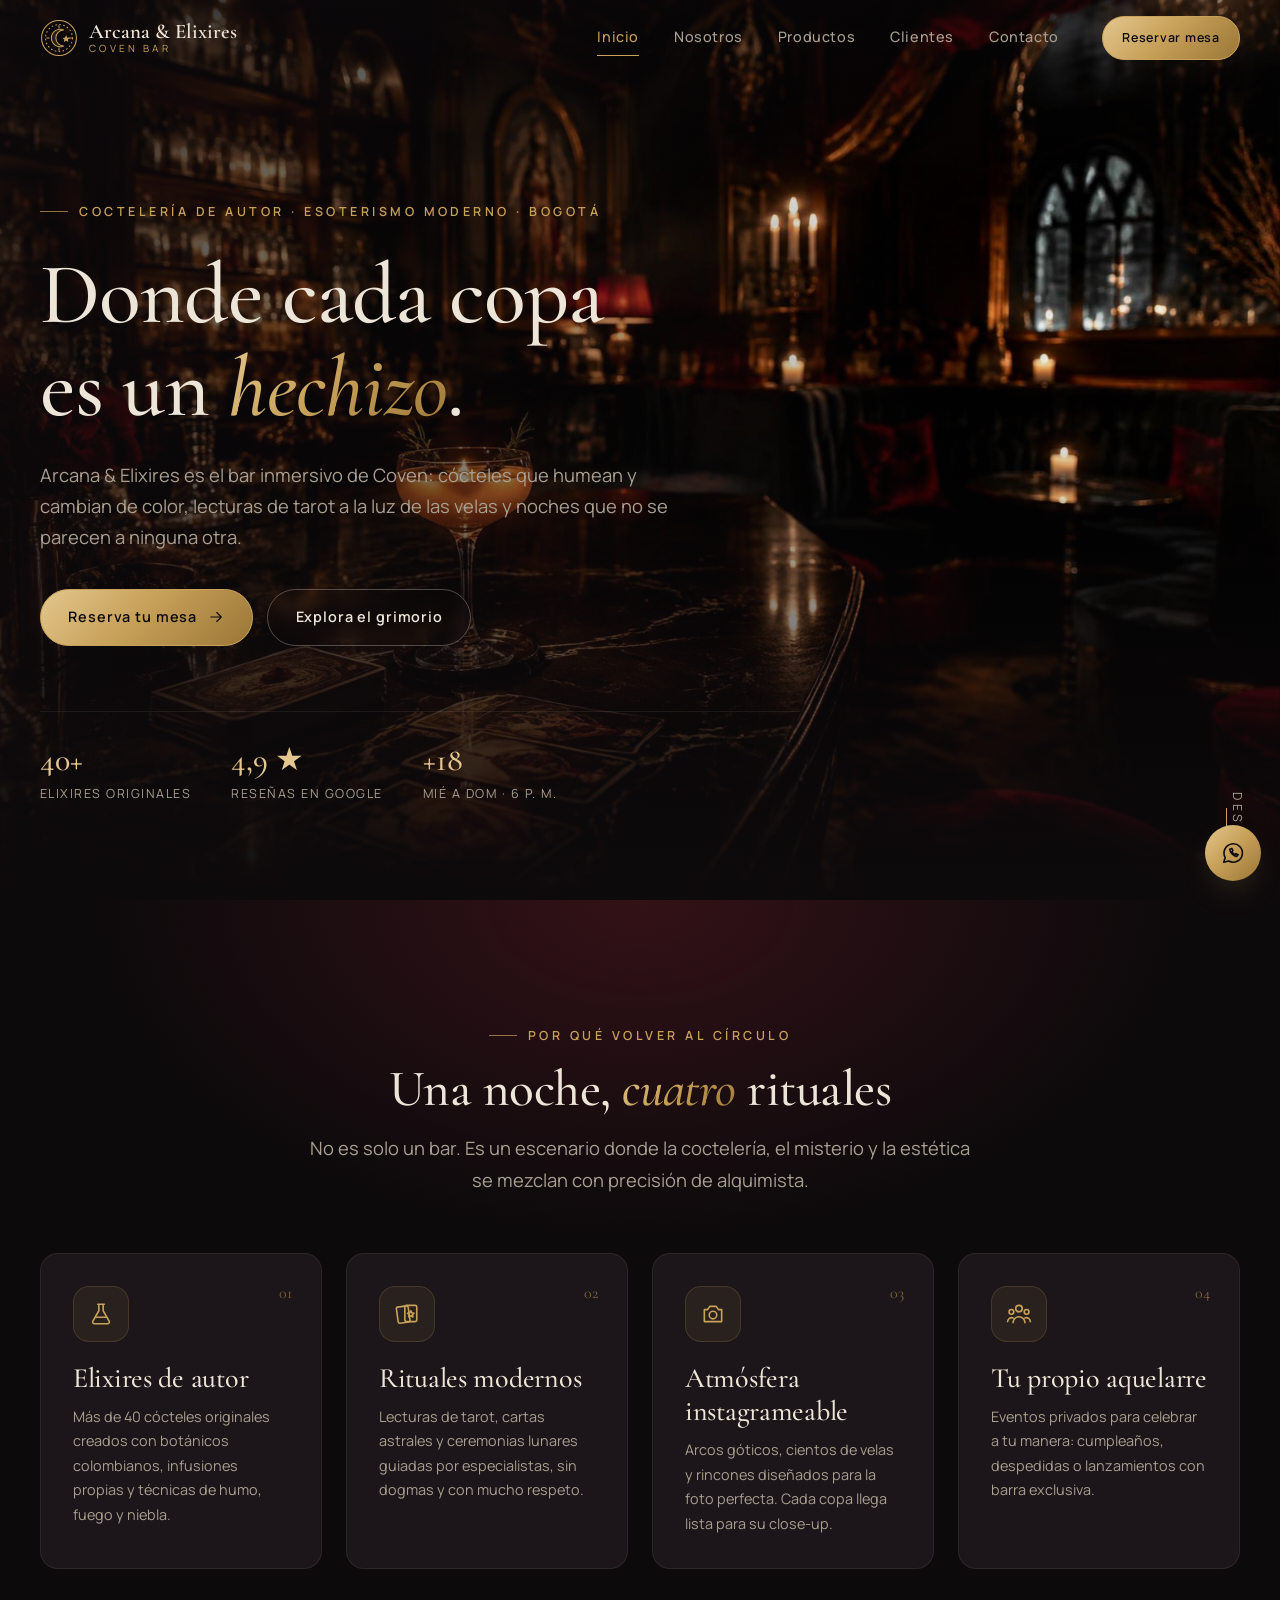
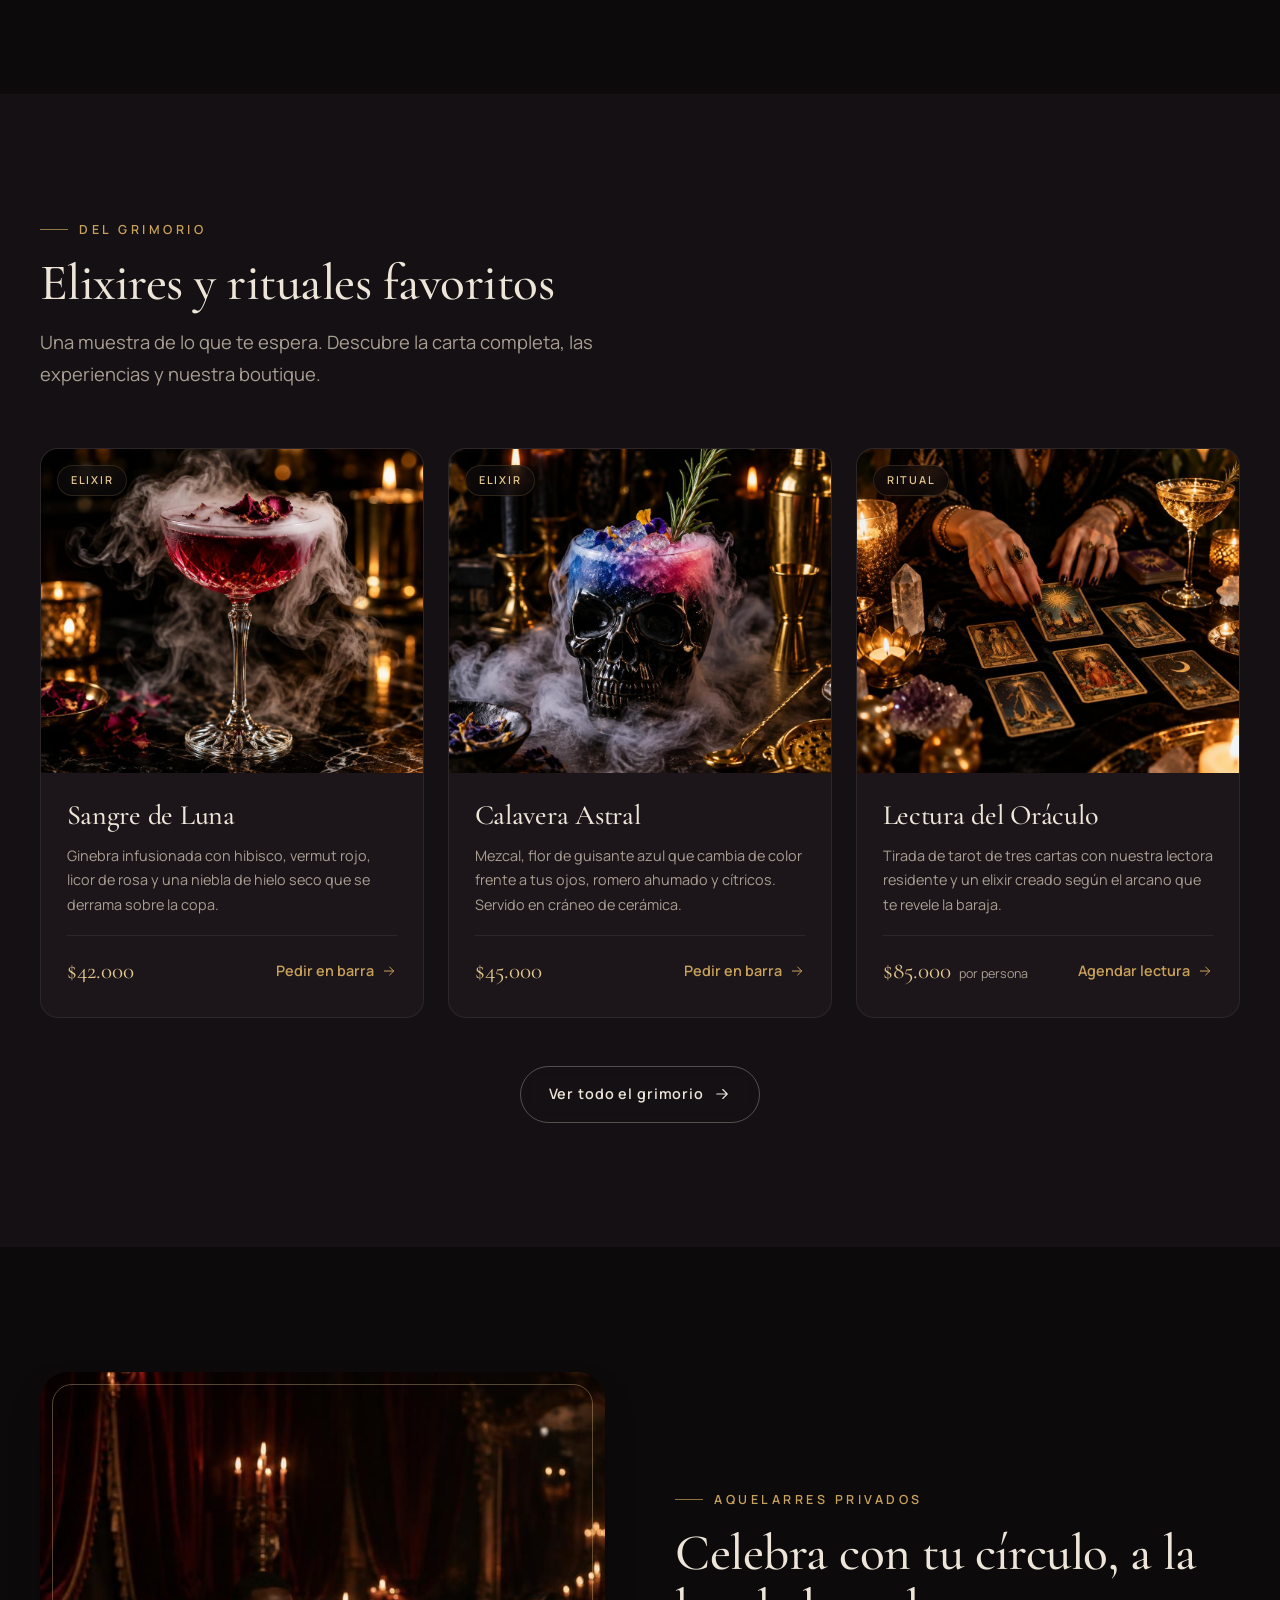
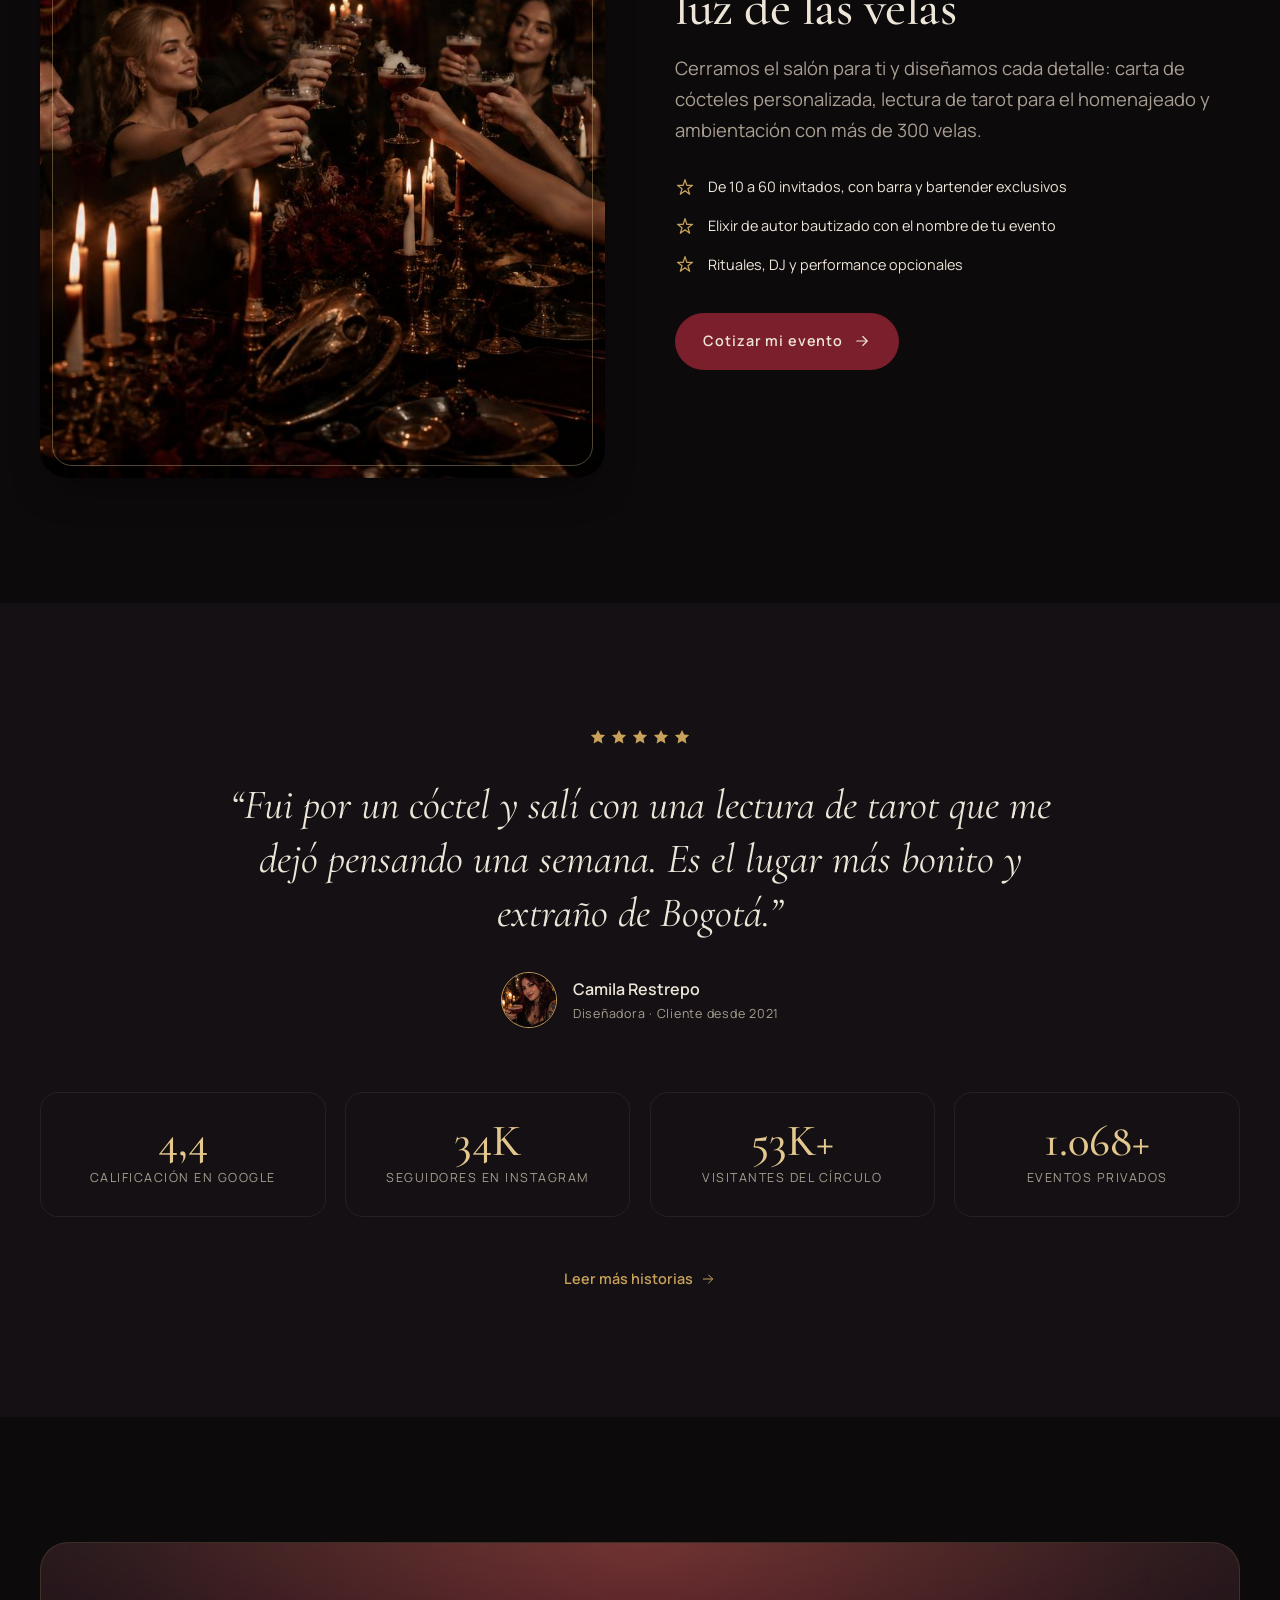
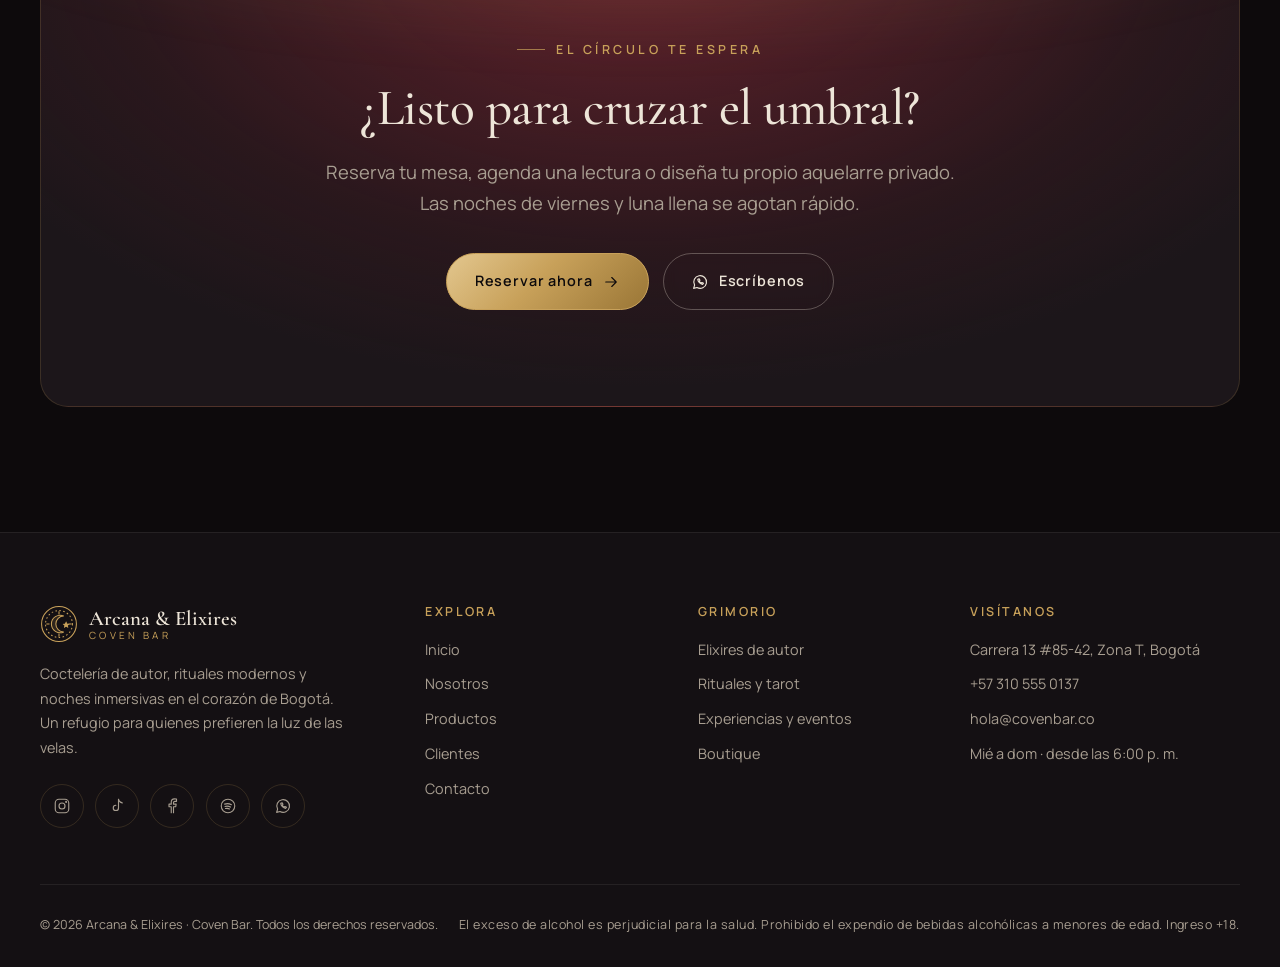
<file: arcana-elixires-coven-bar/index.html>
<!DOCTYPE html>
<html lang="es">
<head>
  <meta charset="utf-8">
  <meta name="viewport" content="width=device-width, initial-scale=1">
  <title>Arcana & Elixires · Coven Bar | Coctelería de autor y esoterismo moderno en Bogotá</title>
  <meta name="description" content="Bar inmersivo en Bogotá: cócteles de autor que humean y cambian de color, lecturas de tarot, noches de luna llena y eventos privados con estética gótica.">
  <meta name="theme-color" content="#0d0a0c">
  <meta property="og:type" content="website">
  <meta property="og:locale" content="es_CO">
  <meta property="og:site_name" content="Arcana &amp; Elixires · Coven Bar">
  <meta property="og:title" content="Arcana & Elixires · Coven Bar | Coctelería de autor y esoterismo moderno en Bogotá">
  <meta property="og:description" content="Bar inmersivo en Bogotá: cócteles de autor que humean y cambian de color, lecturas de tarot, noches de luna llena y eventos privados con estética gótica.">
  <meta property="og:image" content="img/hero.jpg">
  <meta name="twitter:card" content="summary_large_image">
  <link rel="icon" href="img/favicon.svg" type="image/svg+xml">
  <link rel="preconnect" href="https://fonts.googleapis.com">
  <link rel="preconnect" href="https://fonts.gstatic.com" crossorigin>
  <link href="https://fonts.googleapis.com/css2?family=Cormorant+Garamond:ital,wght@0,400;0,500;0,600;1,400;1,500&amp;family=Manrope:wght@400;500;600;700&amp;display=swap" rel="stylesheet">
  <link rel="stylesheet" href="css/styles.css">
  <script>document.documentElement.classList.add("js");</script>
  <script type="application/ld+json">{"@context": "https://schema.org", "@type": "BarOrPub", "name": "Arcana & Elixires · Coven Bar", "description": "Bar de coctelería de autor, entretenimiento inmersivo y esoterismo moderno en Bogotá.", "image": "img/hero.jpg", "telephone": "+57 310 555 0137", "email": "hola@covenbar.co", "priceRange": "$$", "servesCuisine": "Coctelería de autor", "address": {"@type": "PostalAddress", "streetAddress": "Carrera 13 #85-42", "addressLocality": "Bogotá", "addressRegion": "Cundinamarca", "addressCountry": "CO"}, "openingHoursSpecification": [{"@type": "OpeningHoursSpecification", "dayOfWeek": ["Wednesday", "Thursday"], "opens": "18:00", "closes": "01:00"}, {"@type": "OpeningHoursSpecification", "dayOfWeek": ["Friday", "Saturday"], "opens": "18:00", "closes": "03:00"}, {"@type": "OpeningHoursSpecification", "dayOfWeek": ["Sunday"], "opens": "17:00", "closes": "23:00"}], "sameAs": ["https://instagram.com/covenbar.co", "https://tiktok.com/@covenbar.co", "https://facebook.com/covenbar.co"]}</script>
</head>
<body class="page-home">
<a class="skip-link" href="#main">Saltar al contenido</a>
<header class="site-header">
  <nav class="nav container" aria-label="Navegación principal">
    <a class="brand" href="index.html" aria-label="Arcana &amp; Elixires · Coven Bar — Inicio">
      <svg class="brand__mark" viewBox="0 0 48 48" fill="none" stroke="currentColor" stroke-width="1.3" aria-hidden="true">
<circle cx="24" cy="24" r="22"/><circle cx="24" cy="24" r="17" stroke-dasharray="2 3"/>
<path d="M30 14a11 11 0 1 0 0 20 9 9 0 0 1 0-20z" fill="currentColor" fill-opacity=".15"/>
<path d="M24 8v4M24 36v4M8 24h4M36 24h4"/><path d="M33 22l1 2 2 .3-1.5 1.4.4 2-1.9-1-1.9 1 .4-2-1.5-1.4 2-.3z" fill="currentColor"/></svg>
      <span class="brand__text"><span class="brand__name">Arcana &amp; Elixires</span><span class="brand__sub">Coven Bar</span></span>
    </a>
    <button class="nav__toggle" type="button" aria-expanded="false" aria-controls="nav-menu" aria-label="Abrir menú"><span></span></button>
    <ul class="nav__menu" id="nav-menu">
      <li><a class="nav__link" href="index.html" aria-current="page">Inicio</a></li><li><a class="nav__link" href="nosotros.html">Nosotros</a></li><li><a class="nav__link" href="productos.html">Productos</a></li><li><a class="nav__link" href="clientes.html">Clientes</a></li><li><a class="nav__link" href="contacto.html">Contacto</a></li>
      <li class="nav__cta"><a class="btn btn--primary btn--sm" href="contacto.html?motivo=reserva">Reservar mesa</a></li>
    </ul>
  </nav>
</header>
<main id="main">
<section class="hero" aria-labelledby="hero-title">
  <div class="hero__media"><img src="img/hero.jpg" alt="Barra de mármol negro iluminada con velas, cartas de tarot y un cóctel dorado en Coven Bar" width="1920" height="1088" fetchpriority="high"></div>
  <div class="container">
    <div class="hero__content">
      <span class="eyebrow reveal">Coctelería de autor · Esoterismo moderno · Bogotá</span>
      <h1 id="hero-title" class="reveal" style="--delay:.1s">Donde cada copa <br>es un <span class="text-gold">hechizo</span>.</h1>
      <p class="lead reveal" style="--delay:.2s">Arcana &amp; Elixires es el bar inmersivo de Coven: cócteles que humean y cambian de color, lecturas de tarot a la luz de las velas y noches que no se parecen a ninguna otra.</p>
      <div class="hero__actions reveal" style="--delay:.3s">
        <a class="btn btn--primary" href="contacto.html?motivo=reserva">Reserva tu mesa <svg viewBox="0 0 24 24" fill="none" stroke="currentColor" stroke-width="1.5" stroke-linecap="round" stroke-linejoin="round" aria-hidden="true"><path d="M5 12h14M13 6l6 6-6 6"/></svg></a>
        <a class="btn btn--ghost" href="productos.html">Explora el grimorio</a>
      </div>
      <div class="hero__meta reveal" style="--delay:.4s">
        <div><strong>40+</strong><span>Elixires originales</span></div>
        <div><strong>4,9 ★</strong><span>Reseñas en Google</span></div>
        <div><strong>+18</strong><span>Mié a dom · 6 p. m.</span></div>
      </div>
    </div>
  </div>
  <span class="scroll-hint" aria-hidden="true">Desliza</span>
</section>

<section class="section section--ember" aria-labelledby="beneficios-title">
  <div class="container">
    <div class="section-head section-head--center reveal">
      <span class="eyebrow">Por qué volver al círculo</span>
      <h2 id="beneficios-title">Una noche, <span class="text-gold">cuatro</span> rituales</h2>
      <p class="lead">No es solo un bar. Es un escenario donde la coctelería, el misterio y la estética se mezclan con precisión de alquimista.</p>
    </div>
    <div class="grid grid-4"><article class="card reveal" style="--delay:0.00s">
  <span class="card__num">01</span>
  <span class="icon-badge"><svg viewBox="0 0 24 24" fill="none" stroke="currentColor" stroke-width="1.5" stroke-linecap="round" stroke-linejoin="round" aria-hidden="true"><path d="M9 3h6M10 3v6L4.5 18.5A1.7 1.7 0 0 0 6 21h12a1.7 1.7 0 0 0 1.5-2.5L14 9V3"/><path d="M7 15h10"/></svg></span>
  <h3>Elixires de autor</h3><p>Más de 40 cócteles originales creados con botánicos colombianos, infusiones propias y técnicas de humo, fuego y niebla.</p>
</article><article class="card reveal" style="--delay:0.08s">
  <span class="card__num">02</span>
  <span class="icon-badge"><svg viewBox="0 0 24 24" fill="none" stroke="currentColor" stroke-width="1.5" stroke-linecap="round" stroke-linejoin="round" aria-hidden="true"><rect x="3" y="5" width="11" height="15" rx="1.5" transform="rotate(-8 8.5 12.5)"/><rect x="10" y="4" width="11" height="15" rx="1.5"/><path d="M15.5 9l1 2 2 .3-1.5 1.4.4 2-1.9-1-1.9 1 .4-2-1.5-1.4 2-.3z"/></svg></span>
  <h3>Rituales modernos</h3><p>Lecturas de tarot, cartas astrales y ceremonias lunares guiadas por especialistas, sin dogmas y con mucho respeto.</p>
</article><article class="card reveal" style="--delay:0.16s">
  <span class="card__num">03</span>
  <span class="icon-badge"><svg viewBox="0 0 24 24" fill="none" stroke="currentColor" stroke-width="1.5" stroke-linecap="round" stroke-linejoin="round" aria-hidden="true"><path d="M4 8h3l2-3h6l2 3h3v11H4z"/><circle cx="12" cy="13" r="3.5"/></svg></span>
  <h3>Atmósfera instagrameable</h3><p>Arcos góticos, cientos de velas y rincones diseñados para la foto perfecta. Cada copa llega lista para su close-up.</p>
</article><article class="card reveal" style="--delay:0.24s">
  <span class="card__num">04</span>
  <span class="icon-badge"><svg viewBox="0 0 24 24" fill="none" stroke="currentColor" stroke-width="1.5" stroke-linecap="round" stroke-linejoin="round" aria-hidden="true"><circle cx="12" cy="7" r="3"/><circle cx="5" cy="10" r="2.2"/><circle cx="19" cy="10" r="2.2"/><path d="M6.5 20a5.5 5.5 0 0 1 11 0M1.5 19a3.8 3.8 0 0 1 5-3.4M22.5 19a3.8 3.8 0 0 0-5-3.4"/></svg></span>
  <h3>Tu propio aquelarre</h3><p>Eventos privados para celebrar a tu manera: cumpleaños, despedidas o lanzamientos con barra exclusiva.</p>
</article></div>
  </div>
</section>

<section class="section section--alt" aria-labelledby="destacados-title">
  <div class="container">
    <div class="section-head reveal">
      <span class="eyebrow">Del grimorio</span>
      <h2 id="destacados-title">Elixires y rituales favoritos</h2>
      <p class="lead">Una muestra de lo que te espera. Descubre la carta completa, las experiencias y nuestra boutique.</p>
    </div>
    <div class="grid grid-3"><article class="product reveal" data-category="elixires" id="sangre-de-luna" style="--delay:0.00s">
  <div class="product__media">
    <img src="img/elixir-sangre.jpg" alt="Sangre de Luna — elixir de Coven Bar" loading="lazy" width="1024" height="1024">
    <span class="product__tag">Elixir</span>
  </div>
  <div class="product__body">
    <h3>Sangre de Luna</h3>
    <p>Ginebra infusionada con hibisco, vermut rojo, licor de rosa y una niebla de hielo seco que se derrama sobre la copa.</p>
    <div class="product__foot">
      <span class="price">$42.000</span>
      <a class="link-arrow" href="contacto.html?motivo=reserva&amp;producto=Sangre%20de%20Luna">Pedir en barra <svg viewBox="0 0 24 24" fill="none" stroke="currentColor" stroke-width="1.5" stroke-linecap="round" stroke-linejoin="round" aria-hidden="true"><path d="M5 12h14M13 6l6 6-6 6"/></svg></a>
    </div>
  </div>
</article><article class="product reveal" data-category="elixires" id="calavera-astral" style="--delay:0.08s">
  <div class="product__media">
    <img src="img/elixir-luna.jpg" alt="Calavera Astral — elixir de Coven Bar" loading="lazy" width="1024" height="1024">
    <span class="product__tag">Elixir</span>
  </div>
  <div class="product__body">
    <h3>Calavera Astral</h3>
    <p>Mezcal, flor de guisante azul que cambia de color frente a tus ojos, romero ahumado y cítricos. Servido en cráneo de cerámica.</p>
    <div class="product__foot">
      <span class="price">$45.000</span>
      <a class="link-arrow" href="contacto.html?motivo=reserva&amp;producto=Calavera%20Astral">Pedir en barra <svg viewBox="0 0 24 24" fill="none" stroke="currentColor" stroke-width="1.5" stroke-linecap="round" stroke-linejoin="round" aria-hidden="true"><path d="M5 12h14M13 6l6 6-6 6"/></svg></a>
    </div>
  </div>
</article><article class="product reveal" data-category="rituales" id="lectura-del-oraculo" style="--delay:0.16s">
  <div class="product__media">
    <img src="img/ritual-tarot.jpg" alt="Lectura del Oráculo — ritual de Coven Bar" loading="lazy" width="1024" height="1024">
    <span class="product__tag">Ritual</span>
  </div>
  <div class="product__body">
    <h3>Lectura del Oráculo</h3>
    <p>Tirada de tarot de tres cartas con nuestra lectora residente y un elixir creado según el arcano que te revele la baraja.</p>
    <div class="product__foot">
      <span class="price">$85.000 <small>por persona</small></span>
      <a class="link-arrow" href="contacto.html?motivo=ritual&amp;producto=Lectura%20del%20Oráculo">Agendar lectura <svg viewBox="0 0 24 24" fill="none" stroke="currentColor" stroke-width="1.5" stroke-linecap="round" stroke-linejoin="round" aria-hidden="true"><path d="M5 12h14M13 6l6 6-6 6"/></svg></a>
    </div>
  </div>
</article></div>
    <div class="center mt-3 reveal"><a class="btn btn--ghost" href="productos.html">Ver todo el grimorio <svg viewBox="0 0 24 24" fill="none" stroke="currentColor" stroke-width="1.5" stroke-linecap="round" stroke-linejoin="round" aria-hidden="true"><path d="M5 12h14M13 6l6 6-6 6"/></svg></a></div>
  </div>
</section>

<section class="section" aria-labelledby="split-title">
  <div class="container split">
    <div class="framed framed--tall reveal"><img src="img/evento-privado.jpg" alt="Grupo de amigos brindando con cócteles humeantes en una mesa con candelabros" loading="lazy" width="1280" height="960"></div>
    <div class="reveal" style="--delay:.1s">
      <span class="eyebrow">Aquelarres privados</span>
      <h2 id="split-title" class="mt-1">Celebra con tu círculo, a la luz de las velas</h2>
      <p class="lead mt-1">Cerramos el salón para ti y diseñamos cada detalle: carta de cócteles personalizada, lectura de tarot para el homenajeado y ambientación con más de 300 velas.</p>
      <ul class="checklist">
        <li><svg viewBox="0 0 24 24" fill="none" stroke="currentColor" stroke-width="1.5" stroke-linecap="round" stroke-linejoin="round" aria-hidden="true"><path d="M12 2l2.2 6.8H21l-5.5 4 2.1 6.7L12 15.4l-5.6 4.1 2.1-6.7-5.5-4h6.8z"/></svg> De 10 a 60 invitados, con barra y bartender exclusivos</li>
        <li><svg viewBox="0 0 24 24" fill="none" stroke="currentColor" stroke-width="1.5" stroke-linecap="round" stroke-linejoin="round" aria-hidden="true"><path d="M12 2l2.2 6.8H21l-5.5 4 2.1 6.7L12 15.4l-5.6 4.1 2.1-6.7-5.5-4h6.8z"/></svg> Elixir de autor bautizado con el nombre de tu evento</li>
        <li><svg viewBox="0 0 24 24" fill="none" stroke="currentColor" stroke-width="1.5" stroke-linecap="round" stroke-linejoin="round" aria-hidden="true"><path d="M12 2l2.2 6.8H21l-5.5 4 2.1 6.7L12 15.4l-5.6 4.1 2.1-6.7-5.5-4h6.8z"/></svg> Rituales, DJ y performance opcionales</li>
      </ul>
      <a class="btn btn--blood" href="contacto.html?motivo=evento">Cotizar mi evento <svg viewBox="0 0 24 24" fill="none" stroke="currentColor" stroke-width="1.5" stroke-linecap="round" stroke-linejoin="round" aria-hidden="true"><path d="M5 12h14M13 6l6 6-6 6"/></svg></a>
    </div>
  </div>
</section>

<section class="section section--alt" aria-labelledby="testimonio-title">
  <div class="container">
    <h2 id="testimonio-title" class="sr-only">Lo que dicen de nosotros</h2>
    <div class="quote-block reveal">
      <span class="stars" aria-label="5 de 5 estrellas"><svg viewBox="0 0 24 24" fill="currentColor" aria-hidden="true"><path d="M12 2.5l2.9 6 6.6.9-4.8 4.6 1.2 6.5L12 17.4l-5.9 3.1 1.2-6.5L2.5 9.4l6.6-.9z"/></svg><svg viewBox="0 0 24 24" fill="currentColor" aria-hidden="true"><path d="M12 2.5l2.9 6 6.6.9-4.8 4.6 1.2 6.5L12 17.4l-5.9 3.1 1.2-6.5L2.5 9.4l6.6-.9z"/></svg><svg viewBox="0 0 24 24" fill="currentColor" aria-hidden="true"><path d="M12 2.5l2.9 6 6.6.9-4.8 4.6 1.2 6.5L12 17.4l-5.9 3.1 1.2-6.5L2.5 9.4l6.6-.9z"/></svg><svg viewBox="0 0 24 24" fill="currentColor" aria-hidden="true"><path d="M12 2.5l2.9 6 6.6.9-4.8 4.6 1.2 6.5L12 17.4l-5.9 3.1 1.2-6.5L2.5 9.4l6.6-.9z"/></svg><svg viewBox="0 0 24 24" fill="currentColor" aria-hidden="true"><path d="M12 2.5l2.9 6 6.6.9-4.8 4.6 1.2 6.5L12 17.4l-5.9 3.1 1.2-6.5L2.5 9.4l6.6-.9z"/></svg></span>
      <blockquote>“Fui por un cóctel y salí con una lectura de tarot que me dejó pensando una semana. Es el lugar más bonito y extraño de Bogotá.”</blockquote>
      <cite><img class="avatar" src="img/cliente-1.jpg" alt="Camila Restrepo" loading="lazy" width="56" height="56"><span><span class="cite-name">Camila Restrepo</span><span class="cite-role">Diseñadora · Cliente desde 2021</span></span></cite>
    </div>
    <div class="proof">
      <div class="proof__item reveal"><strong data-count="4.9">4,9</strong><span>Calificación en Google</span></div>
      <div class="proof__item reveal" style="--delay:.08s"><strong data-count="38" data-suffix="K">38K</strong><span>Seguidores en Instagram</span></div>
      <div class="proof__item reveal" style="--delay:.16s"><strong data-count="60" data-suffix="K+">60K+</strong><span>Visitantes del círculo</span></div>
      <div class="proof__item reveal" style="--delay:.24s"><strong data-count="1200" data-suffix="+">1.200+</strong><span>Eventos privados</span></div>
    </div>
    <div class="center mt-3 reveal"><a class="link-arrow" href="clientes.html">Leer más historias <svg viewBox="0 0 24 24" fill="none" stroke="currentColor" stroke-width="1.5" stroke-linecap="round" stroke-linejoin="round" aria-hidden="true"><path d="M5 12h14M13 6l6 6-6 6"/></svg></a></div>
  </div>
</section>
<section class="section">
  <div class="container">
    <div class="cta-band reveal">
      <div>
        <span class="eyebrow">El círculo te espera</span>
        <h2>¿Listo para cruzar el umbral?</h2>
        <p class="lead">Reserva tu mesa, agenda una lectura o diseña tu propio aquelarre privado. Las noches de viernes y luna llena se agotan rápido.</p>
        <div class="cta-band__actions">
          <a class="btn btn--primary" href="contacto.html?motivo=reserva">Reservar ahora <svg viewBox="0 0 24 24" fill="none" stroke="currentColor" stroke-width="1.5" stroke-linecap="round" stroke-linejoin="round" aria-hidden="true"><path d="M5 12h14M13 6l6 6-6 6"/></svg></a>
          <a class="btn btn--ghost" href="https://wa.me/573105550137" target="_blank" rel="noopener"><svg viewBox="0 0 24 24" fill="none" stroke="currentColor" stroke-width="1.5" stroke-linecap="round" stroke-linejoin="round" aria-hidden="true"><path d="M3.5 20.5l1.3-4.3A8.5 8.5 0 1 1 8 19.4z"/><path d="M9 8.5c.2 3 3.4 6.4 6.5 6.6l1.2-1.5-2-1-1 .8a5 5 0 0 1-2.6-2.6l.8-1-1-2z"/></svg> Escríbenos</a>
        </div>
      </div>
    </div>
  </div>
</section>
</main>
<footer class="site-footer">
  <div class="container">
    <div class="footer-grid">
      <div class="footer-about">
        <a class="brand" href="index.html" aria-label="Arcana &amp; Elixires — Inicio"><svg class="brand__mark" viewBox="0 0 48 48" fill="none" stroke="currentColor" stroke-width="1.3" aria-hidden="true">
<circle cx="24" cy="24" r="22"/><circle cx="24" cy="24" r="17" stroke-dasharray="2 3"/>
<path d="M30 14a11 11 0 1 0 0 20 9 9 0 0 1 0-20z" fill="currentColor" fill-opacity=".15"/>
<path d="M24 8v4M24 36v4M8 24h4M36 24h4"/><path d="M33 22l1 2 2 .3-1.5 1.4.4 2-1.9-1-1.9 1 .4-2-1.5-1.4 2-.3z" fill="currentColor"/></svg><span class="brand__text"><span class="brand__name">Arcana &amp; Elixires</span><span class="brand__sub">Coven Bar</span></span></a>
        <p>Coctelería de autor, rituales modernos y noches inmersivas en el corazón de Bogotá. Un refugio para quienes prefieren la luz de las velas.</p>
        <div class="socials "><a class="social" href="https://instagram.com/covenbar.co" target="_blank" rel="noopener" aria-label="Instagram de Coven Bar"><svg viewBox="0 0 24 24" fill="none" stroke="currentColor" stroke-width="1.5" stroke-linecap="round" stroke-linejoin="round" aria-hidden="true"><rect x="3" y="3" width="18" height="18" rx="5"/><circle cx="12" cy="12" r="4"/><circle cx="17.5" cy="6.5" r=".6" fill="currentColor"/></svg></a><a class="social" href="https://tiktok.com/@covenbar.co" target="_blank" rel="noopener" aria-label="TikTok de Coven Bar"><svg viewBox="0 0 24 24" fill="none" stroke="currentColor" stroke-width="1.5" stroke-linecap="round" stroke-linejoin="round" aria-hidden="true"><path d="M14 3v11.5a3.5 3.5 0 1 1-3.5-3.5"/><path d="M14 3c.5 2.8 2.3 4.5 5 4.8"/></svg></a><a class="social" href="https://facebook.com/covenbar.co" target="_blank" rel="noopener" aria-label="Facebook de Coven Bar"><svg viewBox="0 0 24 24" fill="none" stroke="currentColor" stroke-width="1.5" stroke-linecap="round" stroke-linejoin="round" aria-hidden="true"><path d="M14 21v-8h3l.5-3.5H14V7.5c0-1 .4-1.7 1.8-1.7H18V2.7A22 22 0 0 0 15.3 2.5C12.6 2.5 11 4.1 11 7v2.5H8V13h3v8"/></svg></a><a class="social" href="https://open.spotify.com/" target="_blank" rel="noopener" aria-label="Spotify de Coven Bar"><svg viewBox="0 0 24 24" fill="none" stroke="currentColor" stroke-width="1.5" stroke-linecap="round" stroke-linejoin="round" aria-hidden="true"><circle cx="12" cy="12" r="9"/><path d="M7.5 9.5c3-1 6.5-.7 9 .8M8 12.6c2.5-.7 5.2-.4 7.3.8M8.6 15.4c2-.5 3.8-.3 5.4.6"/></svg></a><a class="social" href="https://wa.me/573105550137" target="_blank" rel="noopener" aria-label="WhatsApp de Coven Bar"><svg viewBox="0 0 24 24" fill="none" stroke="currentColor" stroke-width="1.5" stroke-linecap="round" stroke-linejoin="round" aria-hidden="true"><path d="M3.5 20.5l1.3-4.3A8.5 8.5 0 1 1 8 19.4z"/><path d="M9 8.5c.2 3 3.4 6.4 6.5 6.6l1.2-1.5-2-1-1 .8a5 5 0 0 1-2.6-2.6l.8-1-1-2z"/></svg></a></div>
      </div>
      <div class="footer-col">
        <h2>Explora</h2>
        <ul><li><a href="index.html">Inicio</a></li><li><a href="nosotros.html">Nosotros</a></li><li><a href="productos.html">Productos</a></li><li><a href="clientes.html">Clientes</a></li><li><a href="contacto.html">Contacto</a></li></ul>
      </div>
      <div class="footer-col">
        <h2>Grimorio</h2>
        <ul>
          <li><a href="productos.html#elixires">Elixires de autor</a></li>
          <li><a href="productos.html#rituales">Rituales y tarot</a></li>
          <li><a href="productos.html#experiencias">Experiencias y eventos</a></li>
          <li><a href="productos.html#boutique">Boutique</a></li>
        </ul>
      </div>
      <div class="footer-col">
        <h2>Visítanos</h2>
        <ul>
          <li>Carrera 13 #85-42, Zona T, Bogotá</li>
          <li><a href="tel:+573105550137">+57 310 555 0137</a></li>
          <li><a href="mailto:hola@covenbar.co">hola@covenbar.co</a></li>
          <li>Mié a dom · desde las 6:00 p. m.</li>
        </ul>
      </div>
    </div>
    <div class="footer-bottom">
      <p>© <span data-year>2026</span> Arcana &amp; Elixires · Coven Bar. Todos los derechos reservados.</p>
      <p class="age-note">El exceso de alcohol es perjudicial para la salud. Prohibido el expendio de bebidas alcohólicas a menores de edad. Ingreso +18.</p>
    </div>
  </div>
</footer>
<a class="float-wa" href="https://wa.me/573105550137?text=Hola%20Coven%20Bar%2C%20quiero%20reservar" target="_blank" rel="noopener" aria-label="Escríbenos por WhatsApp"><svg viewBox="0 0 24 24" fill="none" stroke="currentColor" stroke-width="1.5" stroke-linecap="round" stroke-linejoin="round" aria-hidden="true"><path d="M3.5 20.5l1.3-4.3A8.5 8.5 0 1 1 8 19.4z"/><path d="M9 8.5c.2 3 3.4 6.4 6.5 6.6l1.2-1.5-2-1-1 .8a5 5 0 0 1-2.6-2.6l.8-1-1-2z"/></svg></a>
<script src="js/main.js" defer></script>
</body>
</html>
</file>
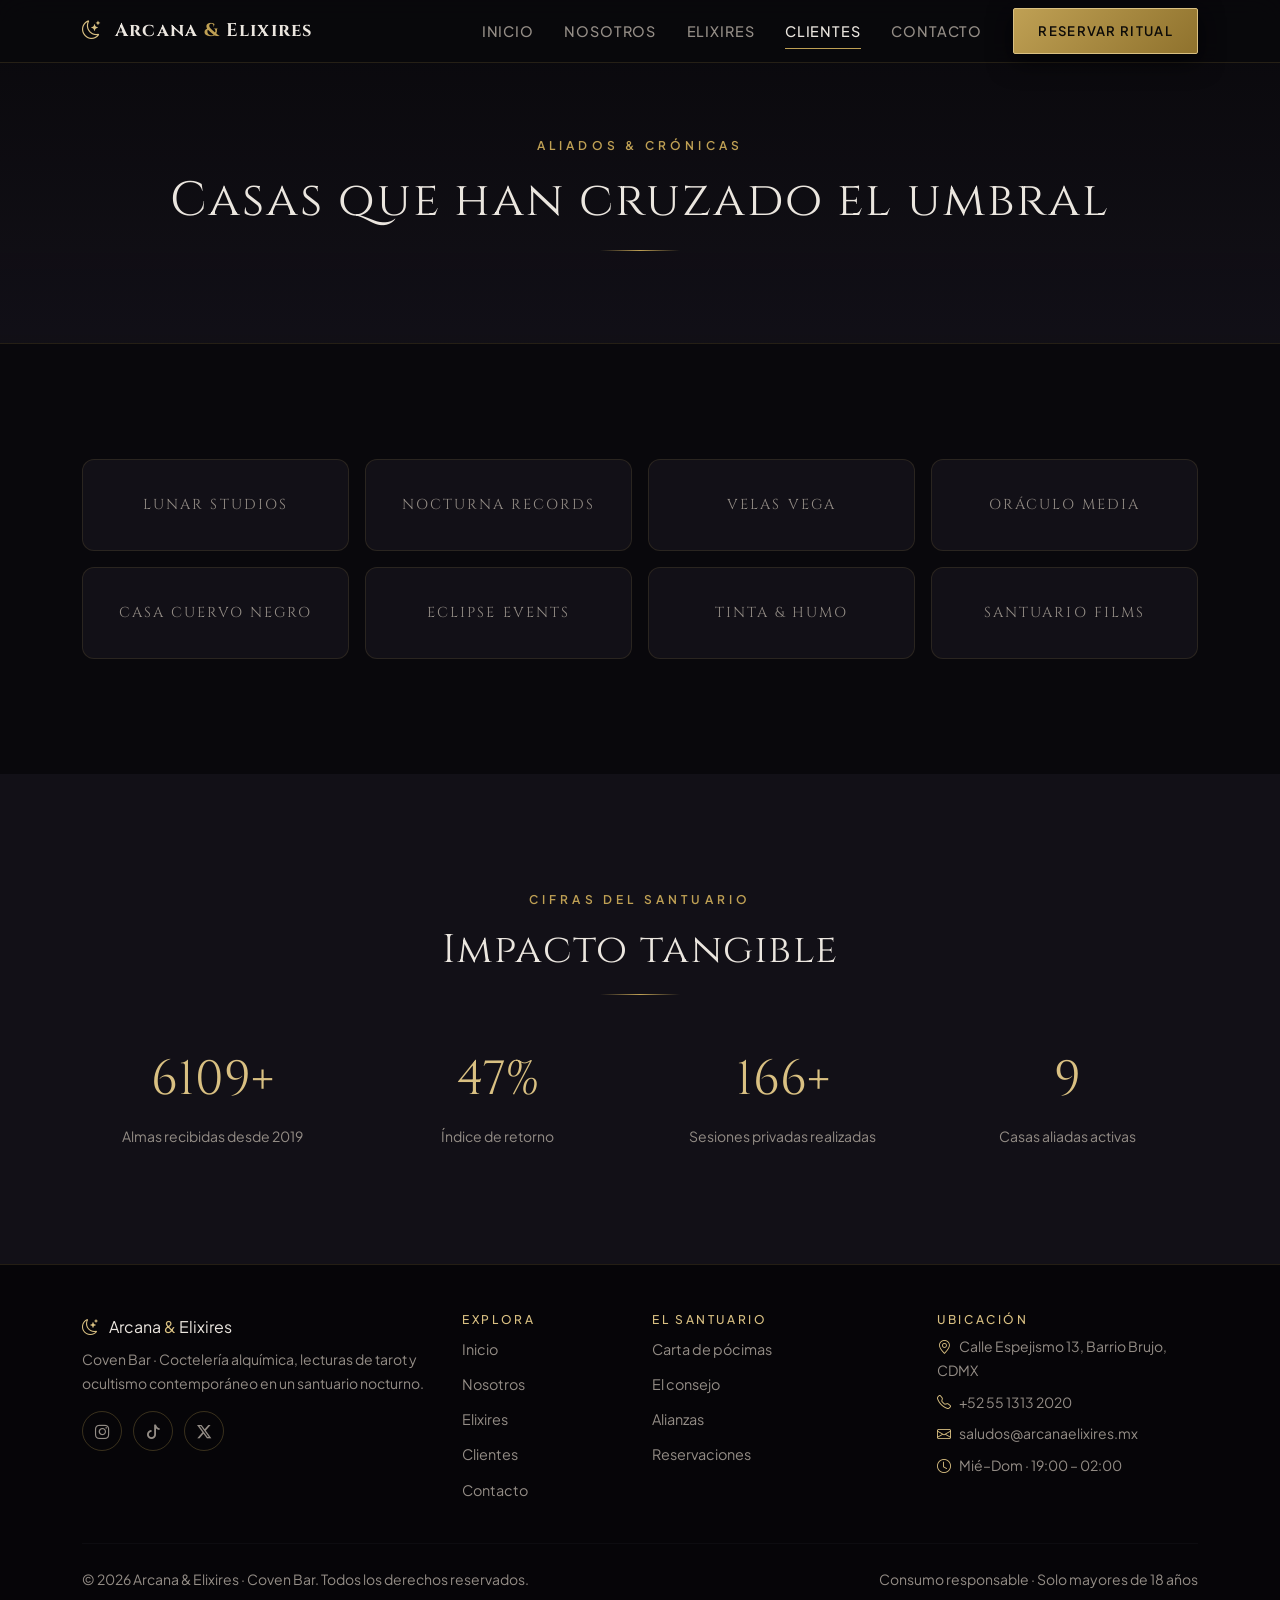
<file: arcana-coven-bar/clientes.html>
<!DOCTYPE html>
<html lang="es">
<head>
  <meta charset="UTF-8">
  <meta name="viewport" content="width=device-width, initial-scale=1">
  <meta name="description" content="Aliados, métricas y casos de éxito de Arcana & Elixires.">
  <title>Clientes · Arcana &amp; Elixires — Coven Bar</title>
  <link rel="preconnect" href="https://fonts.googleapis.com">
  <link rel="preconnect" href="https://fonts.gstatic.com" crossorigin>
  <link href="https://fonts.googleapis.com/css2?family=Cinzel:wght@500;600;700&family=Plus+Jakarta+Sans:wght@400;500;600;700&display=swap" rel="stylesheet">
  <link href="https://cdn.jsdelivr.net/npm/bootstrap@5.3.3/dist/css/bootstrap.min.css" rel="stylesheet"
        integrity="sha384-QWTKZyjpPEjISv5WaRU9OFeRpok6YctnYmDr5pNlyT2bRjXh0JMhjY6hW+ALEwIH" crossorigin="anonymous">
  <link rel="stylesheet" href="https://cdn.jsdelivr.net/npm/bootstrap-icons@1.11.3/font/bootstrap-icons.min.css">
  <link rel="stylesheet" href="css/styles.css">
</head>
<body>
  <nav class="navbar navbar-expand-lg navbar-dark navbar-arcana fixed-top" aria-label="Navegación principal">
    <div class="container">
      <a class="navbar-brand" href="index.html">
        <i class="bi bi-moon-stars text-gold me-2" aria-hidden="true"></i>
        Arcana <span class="amp">&amp;</span> Elixires
      </a>
      <button class="navbar-toggler" type="button" data-bs-toggle="collapse" data-bs-target="#mainNav"
              aria-controls="mainNav" aria-expanded="false" aria-label="Abrir menú de navegación">
        <i class="bi bi-list" aria-hidden="true"></i>
      </button>
      <div class="collapse navbar-collapse" id="mainNav">
        <ul class="navbar-nav ms-auto align-items-lg-center">
          <li class="nav-item"><a class="nav-link" href="index.html">Inicio</a></li>
          <li class="nav-item"><a class="nav-link" href="nosotros.html">Nosotros</a></li>
          <li class="nav-item"><a class="nav-link" href="productos.html">Elixires</a></li>
          <li class="nav-item"><a class="nav-link active" aria-current="page" href="clientes.html">Clientes</a></li>
          <li class="nav-item"><a class="nav-link" href="contacto.html">Contacto</a></li>
          <li class="nav-item ms-lg-3 mt-2 mt-lg-0">
            <a href="contacto.html" class="btn btn-gold btn-arcane btn-sm px-4">Reservar ritual</a>
          </li>
        </ul>
      </div>
    </div>
  </nav>
  <header class="page-header text-center">
    <div class="container">
      <p class="eyebrow">Aliados &amp; Crónicas</p>
      <h1 class="font-display display-5">Casas que han cruzado el umbral</h1>
      <div class="divider-arcane"></div>
    </div>
  </header>

  <section class="section-pad" aria-labelledby="logos-title">
    <div class="container">
      <h2 id="logos-title" class="visually-hidden">Marcas asociadas</h2>
      <div class="row g-3">
        <div class="col-6 col-md-3 reveal"><div class="logo-cell px-3 text-center"><span>LUNAR STUDIOS</span></div></div>
        <div class="col-6 col-md-3 reveal"><div class="logo-cell px-3 text-center"><span>NOCTURNA RECORDS</span></div></div>
        <div class="col-6 col-md-3 reveal"><div class="logo-cell px-3 text-center"><span>VELAS VEGA</span></div></div>
        <div class="col-6 col-md-3 reveal"><div class="logo-cell px-3 text-center"><span>ORÁCULO MEDIA</span></div></div>
        <div class="col-6 col-md-3 reveal"><div class="logo-cell px-3 text-center"><span>CASA CUERVO NEGRO</span></div></div>
        <div class="col-6 col-md-3 reveal"><div class="logo-cell px-3 text-center"><span>ECLIPSE EVENTS</span></div></div>
        <div class="col-6 col-md-3 reveal"><div class="logo-cell px-3 text-center"><span>TINTA &amp; HUMO</span></div></div>
        <div class="col-6 col-md-3 reveal"><div class="logo-cell px-3 text-center"><span>SANTUARIO FILMS</span></div></div>
      </div>
    </div>
  </section>

  <section class="section-pad bg-surface" aria-labelledby="metricas-title">
    <div class="container">
      <div class="text-center reveal">
        <p class="eyebrow">Cifras del santuario</p>
        <h2 id="metricas-title" class="font-display display-6">Impacto tangible</h2>
        <div class="divider-arcane"></div>
      </div>
      <div class="row text-center g-4 mt-1">
        <div class="col-6 col-lg-3 reveal">
          <p class="metric-value mb-1" data-count="12500" data-suffix="+">0</p>
          <p class="text-muted-arcane small mb-0">Almas recibidas desde 2019</p>
        </div>
        <div class="col-6 col-lg-3 reveal">
          <p class="metric-value mb-1" data-count="96" data-suffix="%">0</p>
          <p class="text-muted-arcane small mb-0">Índice de retorno</p>
        </div>
        <div class="col-6 col-lg-3 reveal">
          <p class="metric-value mb-1" data-count="340" data-suffix="+">0</p>
          <p class="text-muted-arcane small mb-0">Sesiones privadas realizadas</p>
        </div>
        <div class="col-6 col-lg-3 reveal">
          <p class="metric-value mb-1" data-count="18" data-suffix="">0</p>
          <p class="text-muted-arcane small mb-0">Casas aliadas activas</p>
        </div>
      </div>
    </div>
  </section>
  <footer class="footer-arcana pt-5 pb-4 mt-auto">
    <div class="container">
      <div class="row g-4">
        <div class="col-lg-4">
          <p class="navbar-brand mb-2">
            <i class="bi bi-moon-stars text-gold me-2" aria-hidden="true"></i>
            Arcana <span class="text-gold">&amp;</span> Elixires
          </p>
          <p class="text-muted-arcane small mb-3">Coven Bar · Coctelería alquímica, lecturas de tarot y ocultismo contemporáneo en un santuario nocturno.</p>
          <a class="social-orb me-2" href="#" aria-label="Instagram"><i class="bi bi-instagram" aria-hidden="true"></i></a>
          <a class="social-orb me-2" href="#" aria-label="TikTok"><i class="bi bi-tiktok" aria-hidden="true"></i></a>
          <a class="social-orb" href="#" aria-label="X"><i class="bi bi-twitter-x" aria-hidden="true"></i></a>
        </div>
        <div class="col-6 col-lg-2">
          <h6 class="text-uppercase text-gold" style="font-size:.75rem;letter-spacing:.22em">Explora</h6>
          <ul class="list-unstyled d-grid gap-2">
            <li><a href="index.html">Inicio</a></li>
            <li><a href="nosotros.html">Nosotros</a></li>
            <li><a href="productos.html">Elixires</a></li>
            <li><a href="clientes.html">Clientes</a></li>
            <li><a href="contacto.html">Contacto</a></li>
          </ul>
        </div>
        <div class="col-6 col-lg-3">
          <h6 class="text-uppercase text-gold" style="font-size:.75rem;letter-spacing:.22em">El Santuario</h6>
          <ul class="list-unstyled d-grid gap-2">
            <li><a href="productos.html">Carta de pócimas</a></li>
            <li><a href="nosotros.html">El consejo</a></li>
            <li><a href="clientes.html">Alianzas</a></li>
            <li><a href="contacto.html">Reservaciones</a></li>
          </ul>
        </div>
        <div class="col-lg-3">
          <h6 class="text-uppercase text-gold" style="font-size:.75rem;letter-spacing:.22em">Ubicación</h6>
          <ul class="list-unstyled d-grid gap-2 text-muted-arcane small">
            <li><i class="bi bi-geo-alt me-2 text-gold" aria-hidden="true"></i>Calle Espejismo 13, Barrio Brujo, CDMX</li>
            <li><i class="bi bi-telephone me-2 text-gold" aria-hidden="true"></i>+52 55 1313 2020</li>
            <li><i class="bi bi-envelope me-2 text-gold" aria-hidden="true"></i>saludos@arcanaelixires.mx</li>
            <li><i class="bi bi-clock me-2 text-gold" aria-hidden="true"></i>Mié–Dom · 19:00 – 02:00</li>
          </ul>
        </div>
      </div>
      <hr class="border-secondary border-opacity-25 my-4">
      <div class="d-flex flex-column flex-md-row justify-content-between small text-muted-arcane">
        <p class="mb-1">© <span data-year>2026</span> Arcana &amp; Elixires · Coven Bar. Todos los derechos reservados.</p>
        <p class="mb-1">Consumo responsable · Solo mayores de 18 años</p>
      </div>
    </div>
  </footer>

  <button id="backToTop" aria-label="Volver arriba"><i class="bi bi-arrow-up" aria-hidden="true"></i></button>
  <script src="https://cdn.jsdelivr.net/npm/bootstrap@5.3.3/dist/js/bootstrap.bundle.min.js"
          integrity="sha384-YvpcrYf0tY3lHB60NNkmXc5s9fDVZLESaAA55NDzOxhy9GkcIdslK1eN7N6jIeHz" crossorigin="anonymous"></script>
  <script src="js/main.js"></script>
</body>
</html>
</file>
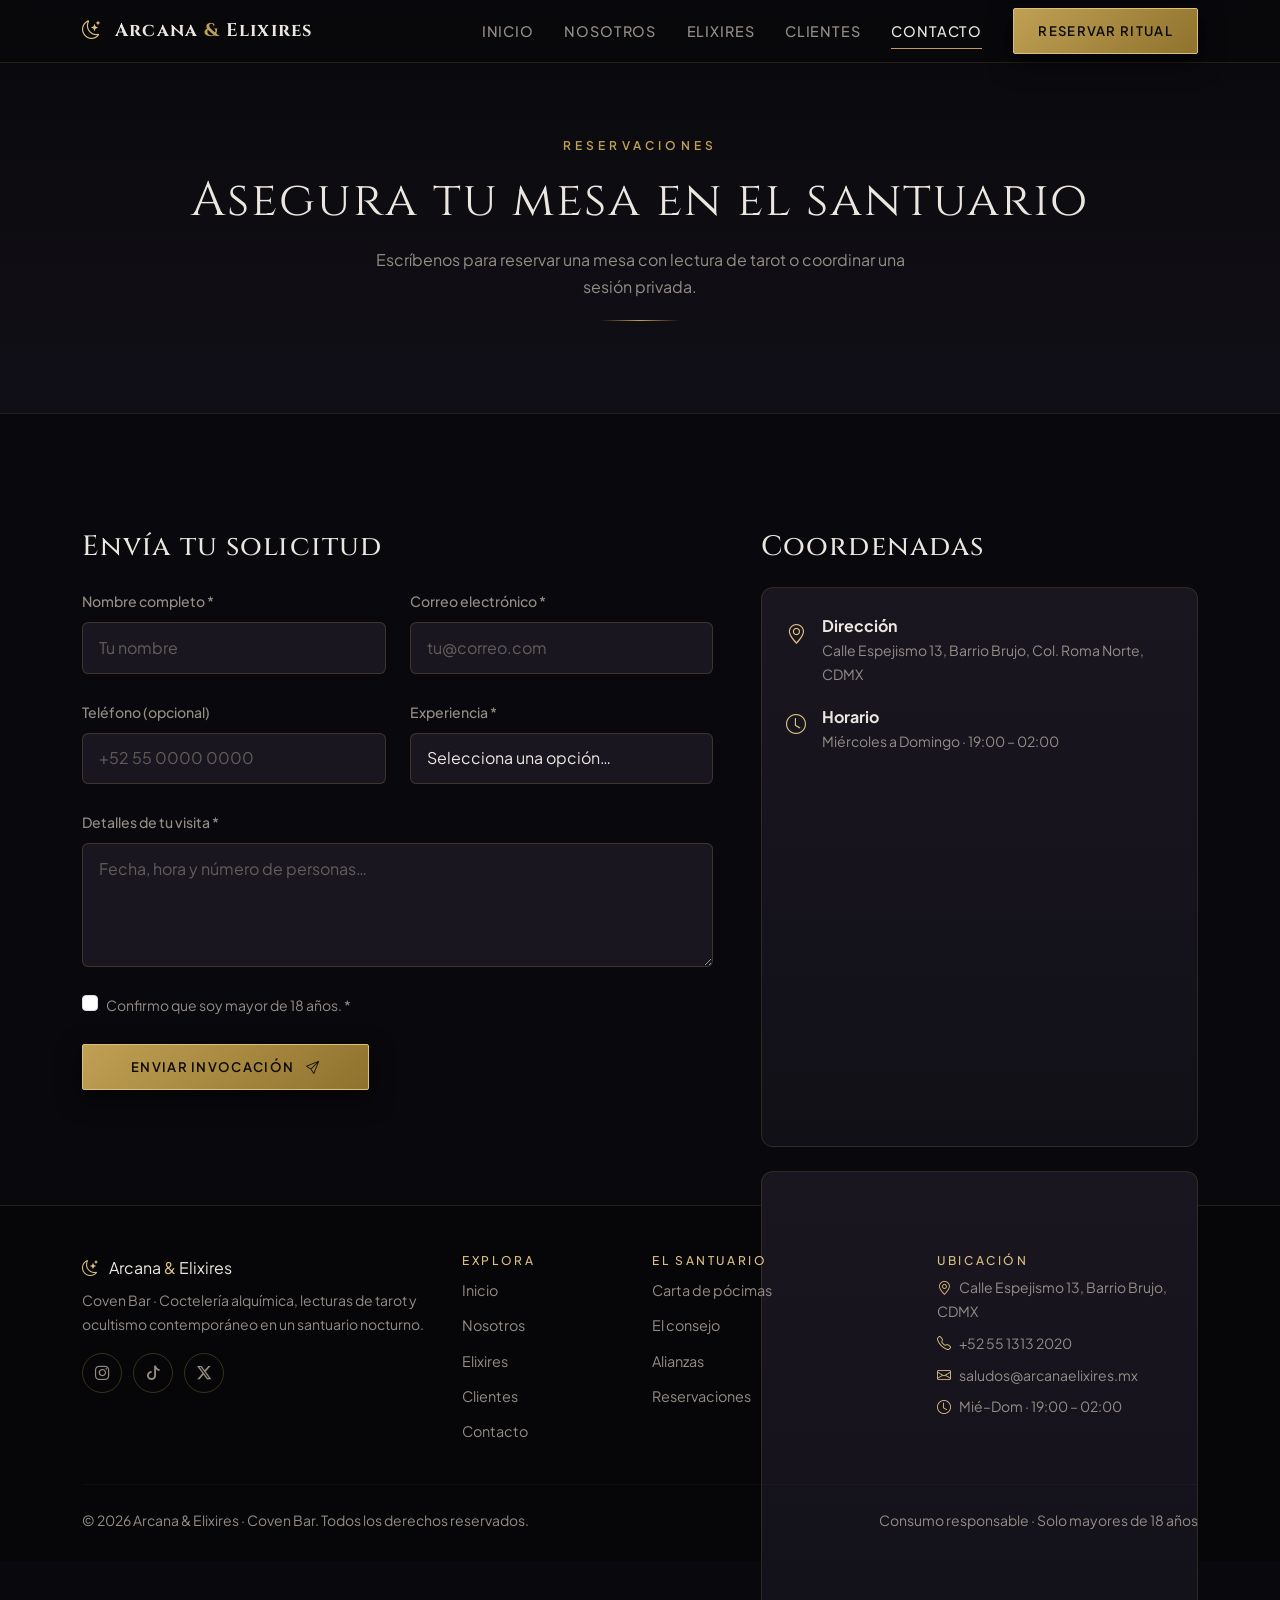
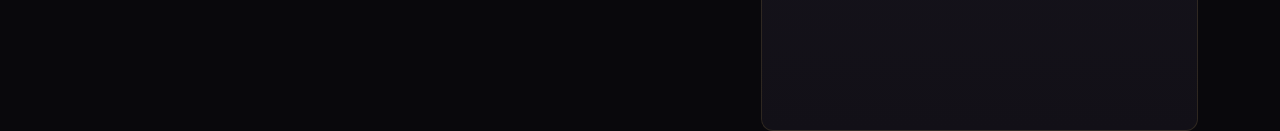
<file: arcana-coven-bar/contacto.html>
<!DOCTYPE html>
<html lang="es">
<head>
  <meta charset="UTF-8">
  <meta name="viewport" content="width=device-width, initial-scale=1">
  <meta name="description" content="Reservaciones y eventos privados en Arcana & Elixires.">
  <title>Contacto · Arcana &amp; Elixires — Coven Bar</title>
  <link rel="preconnect" href="https://fonts.googleapis.com">
  <link rel="preconnect" href="https://fonts.gstatic.com" crossorigin>
  <link href="https://fonts.googleapis.com/css2?family=Cinzel:wght@500;600;700&family=Plus+Jakarta+Sans:wght@400;500;600;700&display=swap" rel="stylesheet">
  <link href="https://cdn.jsdelivr.net/npm/bootstrap@5.3.3/dist/css/bootstrap.min.css" rel="stylesheet"
        integrity="sha384-QWTKZyjpPEjISv5WaRU9OFeRpok6YctnYmDr5pNlyT2bRjXh0JMhjY6hW+ALEwIH" crossorigin="anonymous">
  <link rel="stylesheet" href="https://cdn.jsdelivr.net/npm/bootstrap-icons@1.11.3/font/bootstrap-icons.min.css">
  <link rel="stylesheet" href="css/styles.css">
</head>
<body>
  <nav class="navbar navbar-expand-lg navbar-dark navbar-arcana fixed-top" aria-label="Navegación principal">
    <div class="container">
      <a class="navbar-brand" href="index.html">
        <i class="bi bi-moon-stars text-gold me-2" aria-hidden="true"></i>
        Arcana <span class="amp">&amp;</span> Elixires
      </a>
      <button class="navbar-toggler" type="button" data-bs-toggle="collapse" data-bs-target="#mainNav"
              aria-controls="mainNav" aria-expanded="false" aria-label="Abrir menú de navegación">
        <i class="bi bi-list" aria-hidden="true"></i>
      </button>
      <div class="collapse navbar-collapse" id="mainNav">
        <ul class="navbar-nav ms-auto align-items-lg-center">
          <li class="nav-item"><a class="nav-link" href="index.html">Inicio</a></li>
          <li class="nav-item"><a class="nav-link" href="nosotros.html">Nosotros</a></li>
          <li class="nav-item"><a class="nav-link" href="productos.html">Elixires</a></li>
          <li class="nav-item"><a class="nav-link" href="clientes.html">Clientes</a></li>
          <li class="nav-item"><a class="nav-link active" aria-current="page" href="contacto.html">Contacto</a></li>
          <li class="nav-item ms-lg-3 mt-2 mt-lg-0">
            <a href="contacto.html" class="btn btn-gold btn-arcane btn-sm px-4">Reservar ritual</a>
          </li>
        </ul>
      </div>
    </div>
  </nav>
  <header class="page-header text-center">
    <div class="container">
      <p class="eyebrow">Reservaciones</p>
      <h1 class="font-display display-5">Asegura tu mesa en el santuario</h1>
      <p class="text-muted-arcane col-lg-6 mx-auto mt-3 mb-0">
        Escríbenos para reservar una mesa con lectura de tarot o coordinar una sesión privada.
      </p>
      <div class="divider-arcane"></div>
    </div>
  </header>

  <section class="section-pad" aria-labelledby="form-title">
    <div class="container">
      <div class="row g-5">
        <div class="col-lg-7 reveal">
          <h2 id="form-title" class="font-display h3 mb-4">Envía tu solicitud</h2>
          <div id="formSuccess" class="alert alert-dark border border-warning text-gold d-none" tabindex="-1" role="status">
            <i class="bi bi-check-circle me-2" aria-hidden="true"></i>
            Tu solicitud ha sido recibida. Confirmaremos tu mesa muy pronto.
          </div>
          <form id="contactForm" novalidate>
            <div class="row g-4">
              <div class="col-md-6">
                <label for="nombre" class="form-label">Nombre completo *</label>
                <input type="text" class="form-control" id="nombre" name="nombre" placeholder="Tu nombre" required minlength="3">
                <div class="invalid-feedback">Escribe tu nombre (mínimo 3 caracteres).</div>
              </div>
              <div class="col-md-6">
                <label for="email" class="form-label">Correo electrónico *</label>
                <input type="email" class="form-control" id="email" name="email" placeholder="tu@correo.com" required>
                <div class="invalid-feedback">Ingresa un correo válido.</div>
              </div>
              <div class="col-md-6">
                <label for="telefono" class="form-label">Teléfono (opcional)</label>
                <input type="tel" class="form-control" id="telefono" name="telefono" placeholder="+52 55 0000 0000">
              </div>
              <div class="col-md-6">
                <label for="motivo" class="form-label">Experiencia *</label>
                <select class="form-select" id="motivo" name="motivo" required>
                  <option value="" selected disabled>Selecciona una opción…</option>
                  <option>Mesa general + Elixir</option>
                  <option>Ritual completo (Elixir + Lectura de Tarot)</option>
                  <option>Sesión privada / Grupo</option>
                  <option>Alianza o prensa</option>
                </select>
                <div class="invalid-feedback">Selecciona una opción.</div>
              </div>
              <div class="col-12">
                <label for="mensaje" class="form-label">Detalles de tu visita *</label>
                <textarea class="form-control" id="mensaje" name="mensaje" rows="4" placeholder="Fecha, hora y número de personas…" required minlength="10"></textarea>
                <div class="invalid-feedback">Indica al menos 10 caracteres.</div>
              </div>
              <div class="col-12">
                <div class="form-check">
                  <input class="form-check-input" type="checkbox" id="mayor" required>
                  <label class="form-check-label text-muted-arcane small" for="mayor">
                    Confirmo que soy mayor de 18 años. *
                  </label>
                  <div class="invalid-feedback">Debes confirmar tu mayoría de edad.</div>
                </div>
              </div>
              <div class="col-12">
                <button type="submit" class="btn btn-gold btn-arcane px-5">
                  Enviar invocación <i class="bi bi-send ms-2" aria-hidden="true"></i>
                </button>
              </div>
            </div>
          </form>
        </div>

        <div class="col-lg-5 reveal">
          <h2 class="font-display h3 mb-4">Coordenadas</h2>
          <div class="card-arcane p-4 mb-4">
            <ul class="list-unstyled d-grid gap-3 mb-0">
              <li class="d-flex">
                <i class="bi bi-geo-alt text-gold fs-5 me-3 mt-1" aria-hidden="true"></i>
                <div>
                  <p class="fw-bold mb-0">Dirección</p>
                  <p class="text-muted-arcane small mb-0">Calle Espejismo 13, Barrio Brujo, Col. Roma Norte, CDMX</p>
                </div>
              </li>
              <li class="d-flex">
                <i class="bi bi-clock text-gold fs-5 me-3 mt-1" aria-hidden="true"></i>
                <div>
                  <p class="fw-bold mb-0">Horario</p>
                  <p class="text-muted-arcane small mb-0">Miércoles a Domingo · 19:00 – 02:00</p>
                </div>
              </li>
            </ul>
          </div>
          <div class="card-arcane overflow-hidden">
            <iframe title="Mapa de ubicación"
                    src="https://www.openstreetmap.org/export/embed.html?bbox=-99.175%2C19.412%2C-99.155%2C19.428&layer=mapnik&marker=19.42%2C-99.165"
                    width="100%" height="240" style="border:0; filter: grayscale(1) invert(0.92) contrast(1.1);"
                    loading="lazy"></iframe>
          </div>
        </div>
      </div>
    </div>
  </section>
  <footer class="footer-arcana pt-5 pb-4 mt-auto">
    <div class="container">
      <div class="row g-4">
        <div class="col-lg-4">
          <p class="navbar-brand mb-2">
            <i class="bi bi-moon-stars text-gold me-2" aria-hidden="true"></i>
            Arcana <span class="text-gold">&amp;</span> Elixires
          </p>
          <p class="text-muted-arcane small mb-3">Coven Bar · Coctelería alquímica, lecturas de tarot y ocultismo contemporáneo en un santuario nocturno.</p>
          <a class="social-orb me-2" href="#" aria-label="Instagram"><i class="bi bi-instagram" aria-hidden="true"></i></a>
          <a class="social-orb me-2" href="#" aria-label="TikTok"><i class="bi bi-tiktok" aria-hidden="true"></i></a>
          <a class="social-orb" href="#" aria-label="X"><i class="bi bi-twitter-x" aria-hidden="true"></i></a>
        </div>
        <div class="col-6 col-lg-2">
          <h6 class="text-uppercase text-gold" style="font-size:.75rem;letter-spacing:.22em">Explora</h6>
          <ul class="list-unstyled d-grid gap-2">
            <li><a href="index.html">Inicio</a></li>
            <li><a href="nosotros.html">Nosotros</a></li>
            <li><a href="productos.html">Elixires</a></li>
            <li><a href="clientes.html">Clientes</a></li>
            <li><a href="contacto.html">Contacto</a></li>
          </ul>
        </div>
        <div class="col-6 col-lg-3">
          <h6 class="text-uppercase text-gold" style="font-size:.75rem;letter-spacing:.22em">El Santuario</h6>
          <ul class="list-unstyled d-grid gap-2">
            <li><a href="productos.html">Carta de pócimas</a></li>
            <li><a href="nosotros.html">El consejo</a></li>
            <li><a href="clientes.html">Alianzas</a></li>
            <li><a href="contacto.html">Reservaciones</a></li>
          </ul>
        </div>
        <div class="col-lg-3">
          <h6 class="text-uppercase text-gold" style="font-size:.75rem;letter-spacing:.22em">Ubicación</h6>
          <ul class="list-unstyled d-grid gap-2 text-muted-arcane small">
            <li><i class="bi bi-geo-alt me-2 text-gold" aria-hidden="true"></i>Calle Espejismo 13, Barrio Brujo, CDMX</li>
            <li><i class="bi bi-telephone me-2 text-gold" aria-hidden="true"></i>+52 55 1313 2020</li>
            <li><i class="bi bi-envelope me-2 text-gold" aria-hidden="true"></i>saludos@arcanaelixires.mx</li>
            <li><i class="bi bi-clock me-2 text-gold" aria-hidden="true"></i>Mié–Dom · 19:00 – 02:00</li>
          </ul>
        </div>
      </div>
      <hr class="border-secondary border-opacity-25 my-4">
      <div class="d-flex flex-column flex-md-row justify-content-between small text-muted-arcane">
        <p class="mb-1">© <span data-year>2026</span> Arcana &amp; Elixires · Coven Bar. Todos los derechos reservados.</p>
        <p class="mb-1">Consumo responsable · Solo mayores de 18 años</p>
      </div>
    </div>
  </footer>

  <button id="backToTop" aria-label="Volver arriba"><i class="bi bi-arrow-up" aria-hidden="true"></i></button>
  <script src="https://cdn.jsdelivr.net/npm/bootstrap@5.3.3/dist/js/bootstrap.bundle.min.js"
          integrity="sha384-YvpcrYf0tY3lHB60NNkmXc5s9fDVZLESaAA55NDzOxhy9GkcIdslK1eN7N6jIeHz" crossorigin="anonymous"></script>
  <script src="js/main.js"></script>
</body>
</html>
</file>
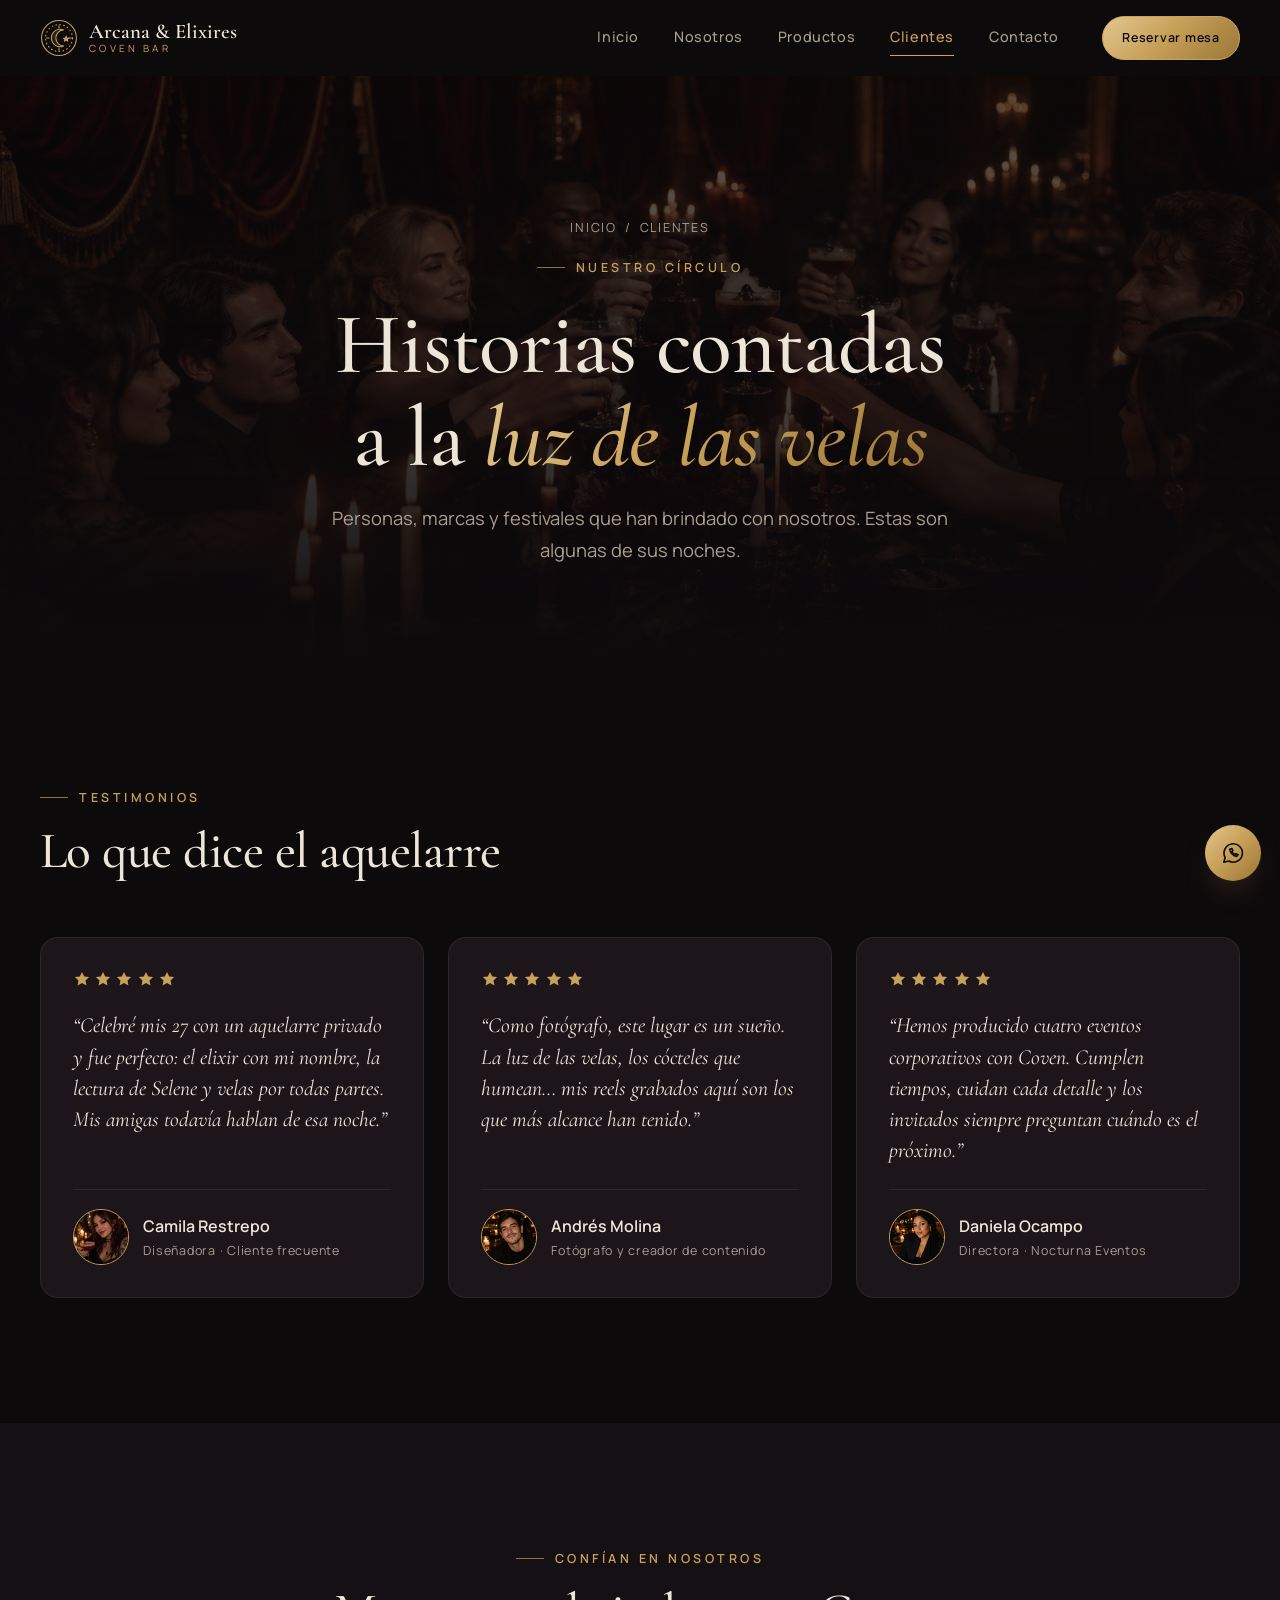
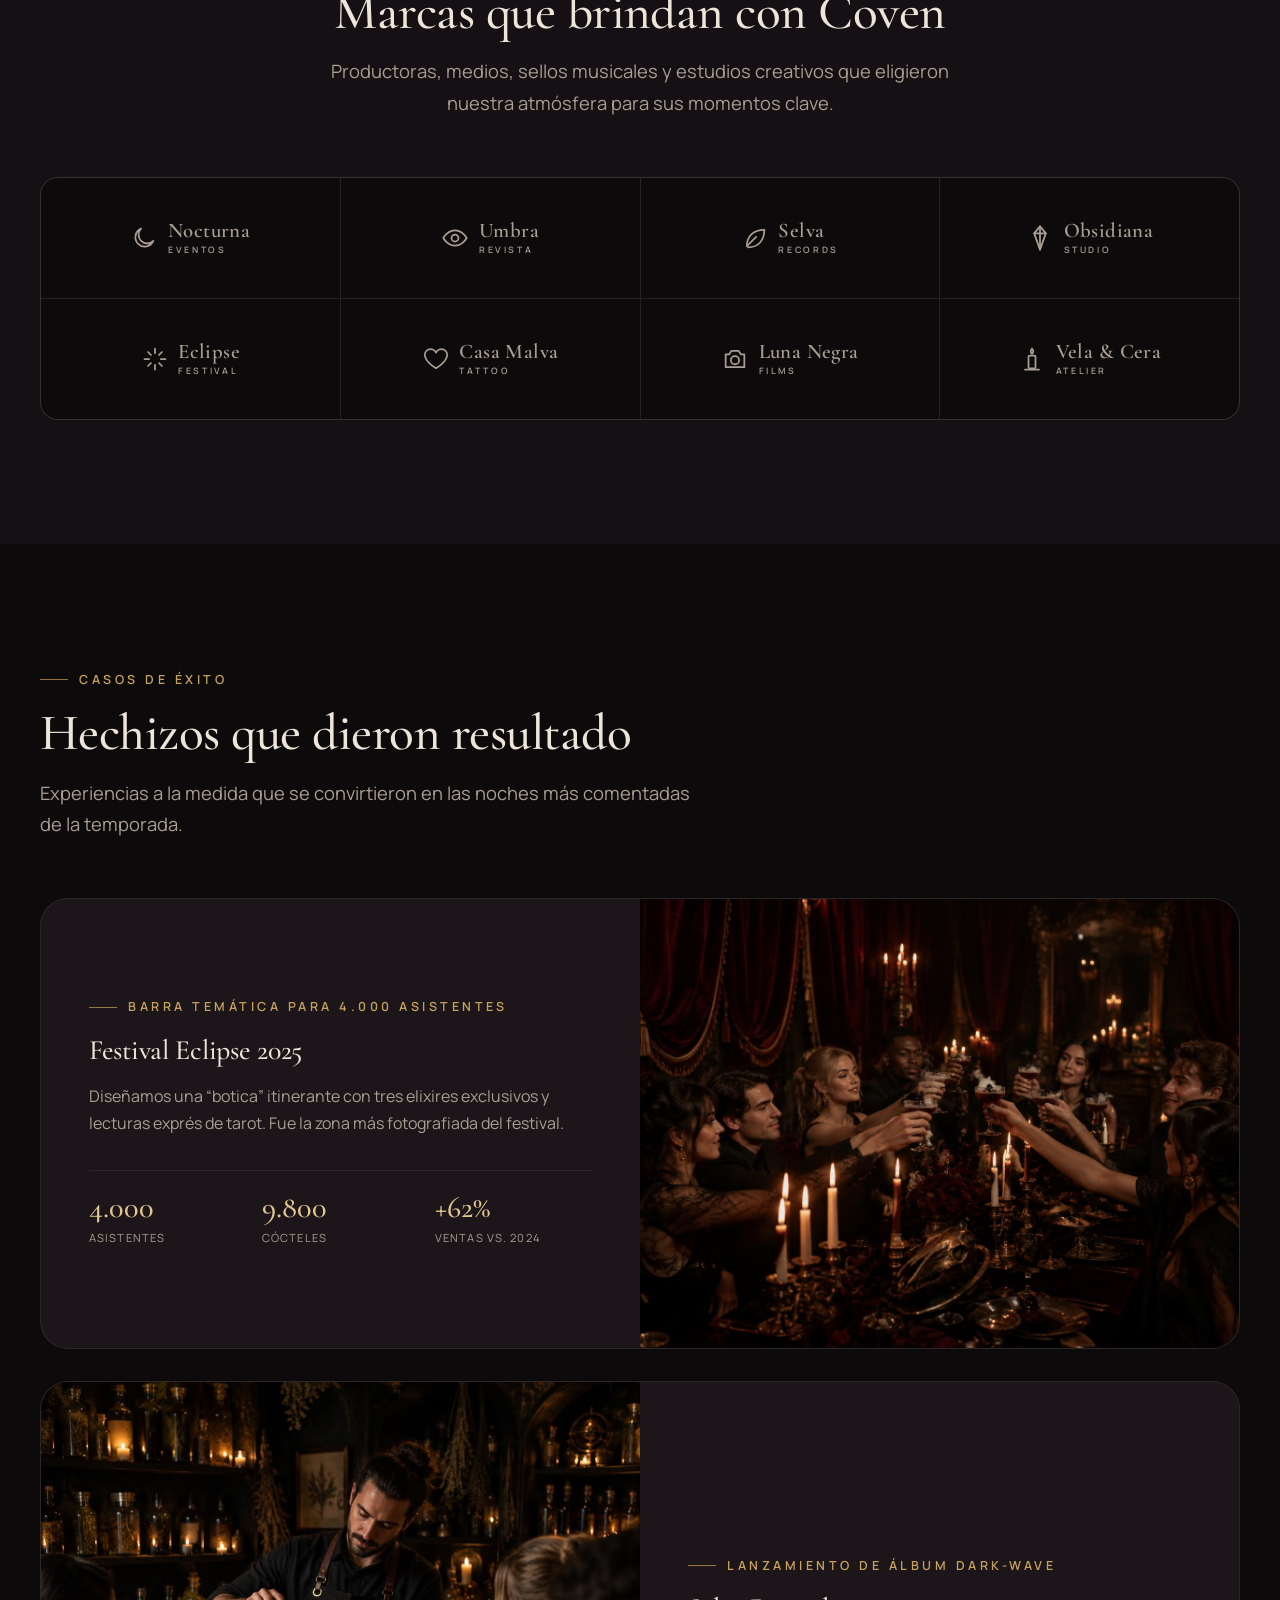
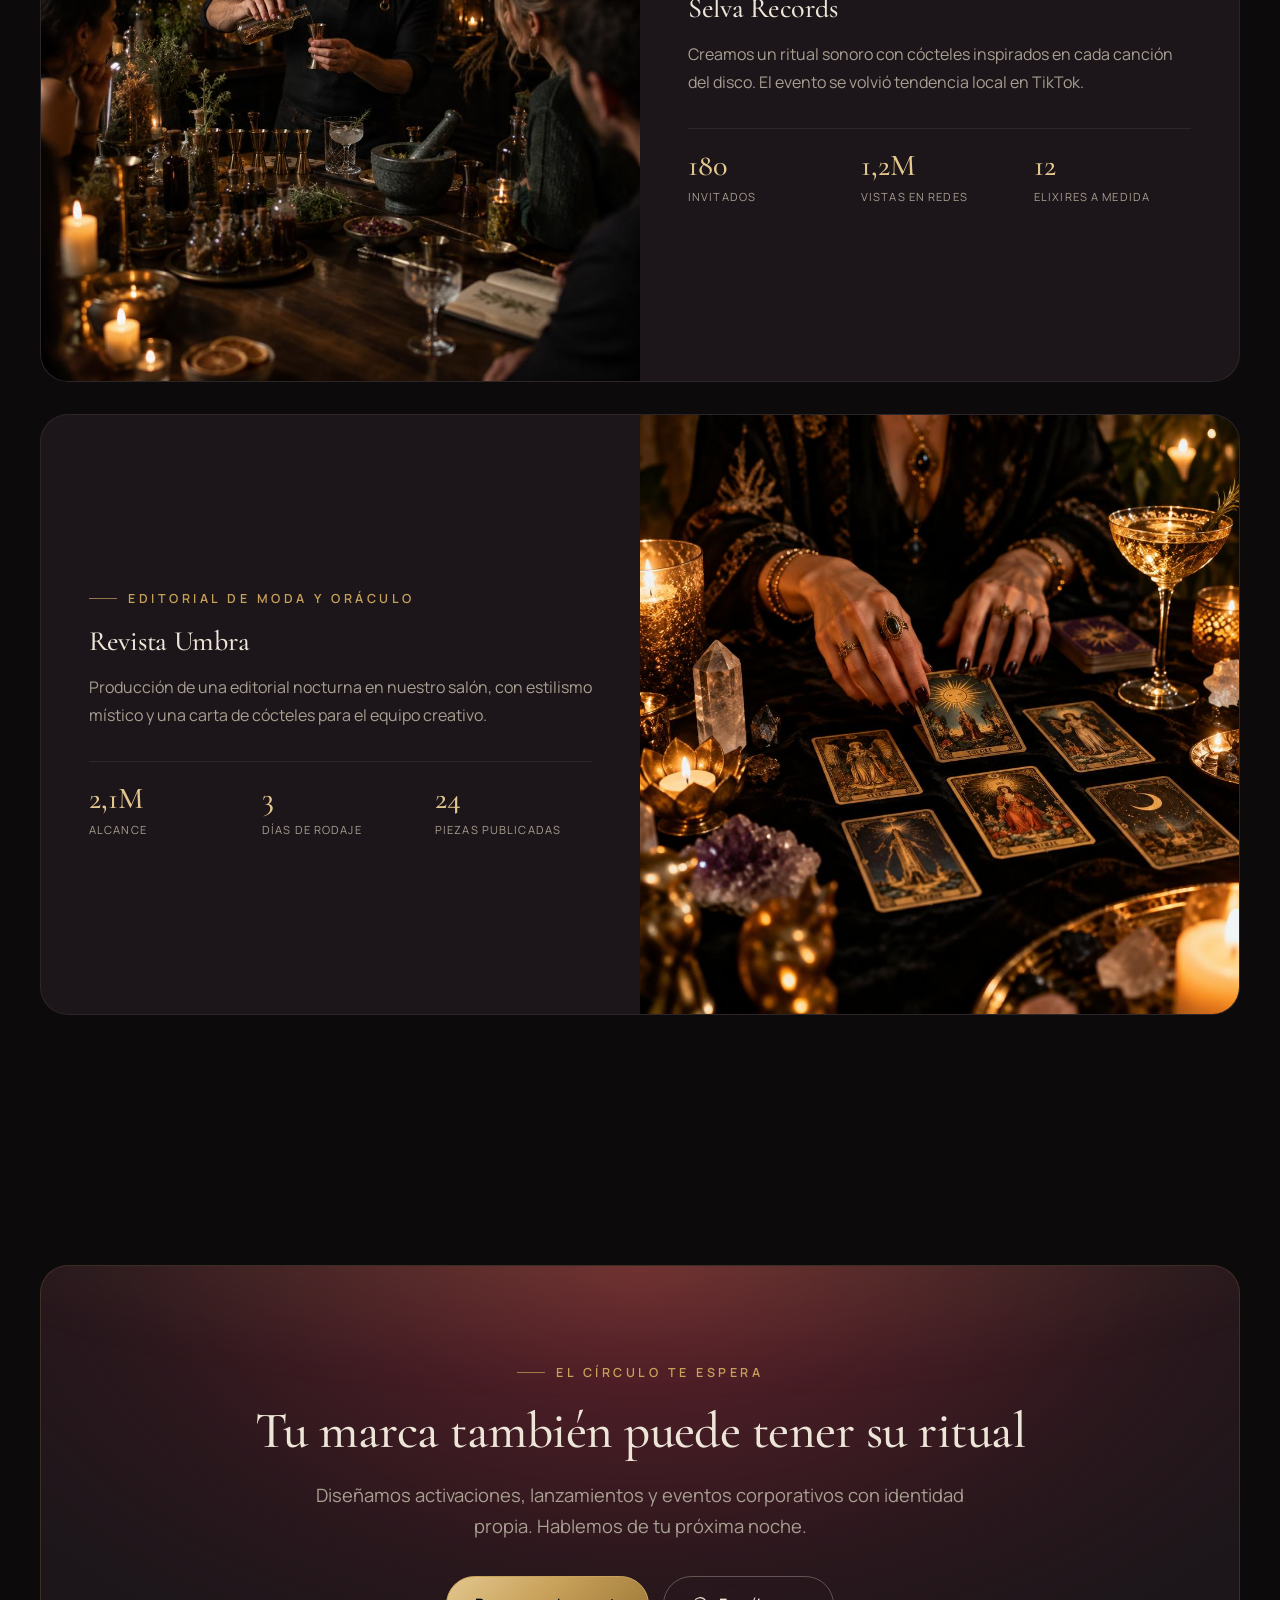
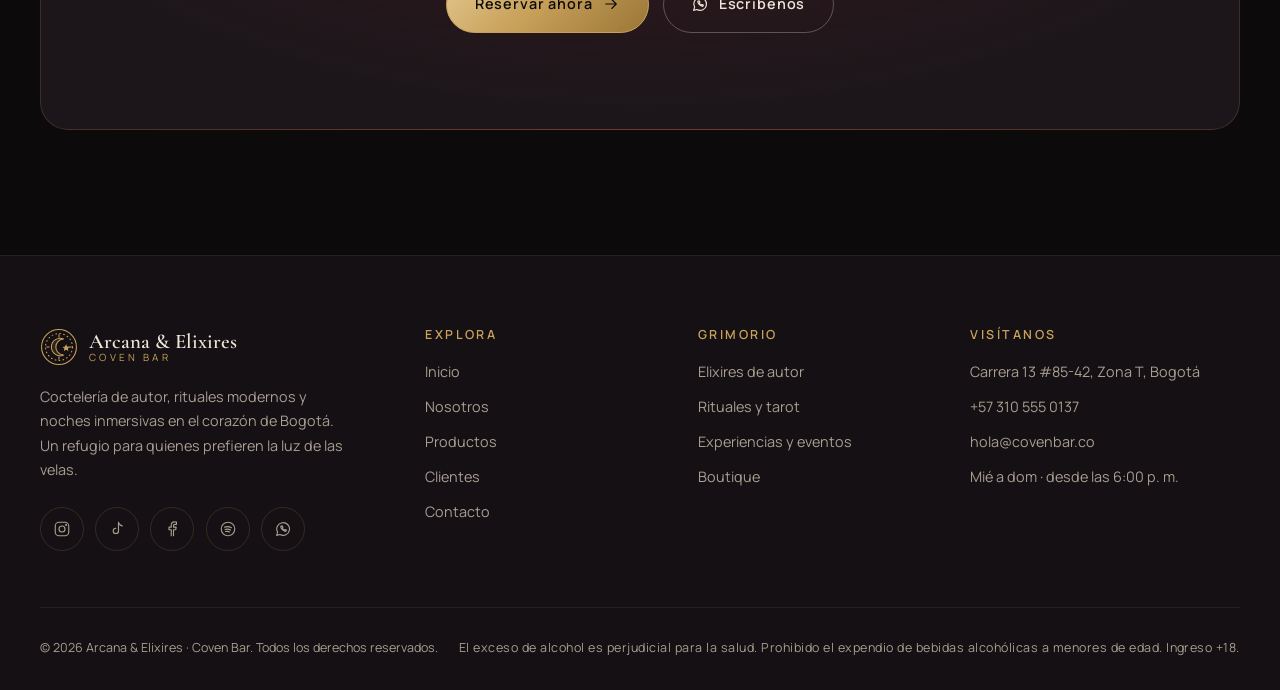
<file: arcana-elixires-coven-bar/clientes.html>
<!DOCTYPE html>
<html lang="es">
<head>
  <meta charset="utf-8">
  <meta name="viewport" content="width=device-width, initial-scale=1">
  <title>Clientes y casos de éxito | Arcana & Elixires · Coven Bar</title>
  <meta name="description" content="Testimonios reales, marcas aliadas y casos de éxito de Coven Bar: festivales, lanzamientos y eventos privados con coctelería de autor y estética gótica.">
  <meta name="theme-color" content="#0d0a0c">
  <meta property="og:type" content="website">
  <meta property="og:locale" content="es_CO">
  <meta property="og:site_name" content="Arcana &amp; Elixires · Coven Bar">
  <meta property="og:title" content="Clientes y casos de éxito | Arcana & Elixires · Coven Bar">
  <meta property="og:description" content="Testimonios reales, marcas aliadas y casos de éxito de Coven Bar: festivales, lanzamientos y eventos privados con coctelería de autor y estética gótica.">
  <meta property="og:image" content="img/hero.jpg">
  <meta name="twitter:card" content="summary_large_image">
  <link rel="icon" href="img/favicon.svg" type="image/svg+xml">
  <link rel="preconnect" href="https://fonts.googleapis.com">
  <link rel="preconnect" href="https://fonts.gstatic.com" crossorigin>
  <link href="https://fonts.googleapis.com/css2?family=Cormorant+Garamond:ital,wght@0,400;0,500;0,600;1,400;1,500&amp;family=Manrope:wght@400;500;600;700&amp;display=swap" rel="stylesheet">
  <link rel="stylesheet" href="css/styles.css">
  <script>document.documentElement.classList.add("js");</script>
</head>
<body class="">
<a class="skip-link" href="#main">Saltar al contenido</a>
<header class="site-header">
  <nav class="nav container" aria-label="Navegación principal">
    <a class="brand" href="index.html" aria-label="Arcana &amp; Elixires · Coven Bar — Inicio">
      <svg class="brand__mark" viewBox="0 0 48 48" fill="none" stroke="currentColor" stroke-width="1.3" aria-hidden="true">
<circle cx="24" cy="24" r="22"/><circle cx="24" cy="24" r="17" stroke-dasharray="2 3"/>
<path d="M30 14a11 11 0 1 0 0 20 9 9 0 0 1 0-20z" fill="currentColor" fill-opacity=".15"/>
<path d="M24 8v4M24 36v4M8 24h4M36 24h4"/><path d="M33 22l1 2 2 .3-1.5 1.4.4 2-1.9-1-1.9 1 .4-2-1.5-1.4 2-.3z" fill="currentColor"/></svg>
      <span class="brand__text"><span class="brand__name">Arcana &amp; Elixires</span><span class="brand__sub">Coven Bar</span></span>
    </a>
    <button class="nav__toggle" type="button" aria-expanded="false" aria-controls="nav-menu" aria-label="Abrir menú"><span></span></button>
    <ul class="nav__menu" id="nav-menu">
      <li><a class="nav__link" href="index.html">Inicio</a></li><li><a class="nav__link" href="nosotros.html">Nosotros</a></li><li><a class="nav__link" href="productos.html">Productos</a></li><li><a class="nav__link" href="clientes.html" aria-current="page">Clientes</a></li><li><a class="nav__link" href="contacto.html">Contacto</a></li>
      <li class="nav__cta"><a class="btn btn--primary btn--sm" href="contacto.html?motivo=reserva">Reservar mesa</a></li>
    </ul>
  </nav>
</header>
<main id="main">
<section class="page-hero">
  <div class="page-hero__media"><img src="img/evento-privado.jpg" alt="" width="1280" height="960" fetchpriority="high"></div>
  <div class="container">
    <nav class="breadcrumb" aria-label="Ruta de navegación"><a href="index.html">Inicio</a><span aria-hidden="true">/</span><span aria-current="page">Clientes</span></nav>
    <span class="eyebrow">Nuestro círculo</span>
    <h1>Historias contadas <br>a la <span class='text-gold'>luz de las velas</span></h1>
    <p class="lead">Personas, marcas y festivales que han brindado con nosotros. Estas son algunas de sus noches.</p>
  </div>
</section>

<section class="section" aria-labelledby="testimonios-title">
  <div class="container">
    <div class="section-head reveal">
      <span class="eyebrow">Testimonios</span>
      <h2 id="testimonios-title">Lo que dice el aquelarre</h2>
    </div>
    <div class="grid grid-3"><article class="card testimonial reveal" style="--delay:0.00s">
  <span class="stars" aria-label="5 de 5 estrellas"><svg viewBox="0 0 24 24" fill="currentColor" aria-hidden="true"><path d="M12 2.5l2.9 6 6.6.9-4.8 4.6 1.2 6.5L12 17.4l-5.9 3.1 1.2-6.5L2.5 9.4l6.6-.9z"/></svg><svg viewBox="0 0 24 24" fill="currentColor" aria-hidden="true"><path d="M12 2.5l2.9 6 6.6.9-4.8 4.6 1.2 6.5L12 17.4l-5.9 3.1 1.2-6.5L2.5 9.4l6.6-.9z"/></svg><svg viewBox="0 0 24 24" fill="currentColor" aria-hidden="true"><path d="M12 2.5l2.9 6 6.6.9-4.8 4.6 1.2 6.5L12 17.4l-5.9 3.1 1.2-6.5L2.5 9.4l6.6-.9z"/></svg><svg viewBox="0 0 24 24" fill="currentColor" aria-hidden="true"><path d="M12 2.5l2.9 6 6.6.9-4.8 4.6 1.2 6.5L12 17.4l-5.9 3.1 1.2-6.5L2.5 9.4l6.6-.9z"/></svg><svg viewBox="0 0 24 24" fill="currentColor" aria-hidden="true"><path d="M12 2.5l2.9 6 6.6.9-4.8 4.6 1.2 6.5L12 17.4l-5.9 3.1 1.2-6.5L2.5 9.4l6.6-.9z"/></svg></span>
  <blockquote>“Celebré mis 27 con un aquelarre privado y fue perfecto: el elixir con mi nombre, la lectura de Selene y velas por todas partes. Mis amigas todavía hablan de esa noche.”</blockquote>
  <footer><img class="avatar" src="img/cliente-1.jpg" alt="Foto de Camila Restrepo" loading="lazy" width="56" height="56"><span><span class="cite-name">Camila Restrepo</span><span class="cite-role">Diseñadora · Cliente frecuente</span></span></footer>
</article><article class="card testimonial reveal" style="--delay:0.08s">
  <span class="stars" aria-label="5 de 5 estrellas"><svg viewBox="0 0 24 24" fill="currentColor" aria-hidden="true"><path d="M12 2.5l2.9 6 6.6.9-4.8 4.6 1.2 6.5L12 17.4l-5.9 3.1 1.2-6.5L2.5 9.4l6.6-.9z"/></svg><svg viewBox="0 0 24 24" fill="currentColor" aria-hidden="true"><path d="M12 2.5l2.9 6 6.6.9-4.8 4.6 1.2 6.5L12 17.4l-5.9 3.1 1.2-6.5L2.5 9.4l6.6-.9z"/></svg><svg viewBox="0 0 24 24" fill="currentColor" aria-hidden="true"><path d="M12 2.5l2.9 6 6.6.9-4.8 4.6 1.2 6.5L12 17.4l-5.9 3.1 1.2-6.5L2.5 9.4l6.6-.9z"/></svg><svg viewBox="0 0 24 24" fill="currentColor" aria-hidden="true"><path d="M12 2.5l2.9 6 6.6.9-4.8 4.6 1.2 6.5L12 17.4l-5.9 3.1 1.2-6.5L2.5 9.4l6.6-.9z"/></svg><svg viewBox="0 0 24 24" fill="currentColor" aria-hidden="true"><path d="M12 2.5l2.9 6 6.6.9-4.8 4.6 1.2 6.5L12 17.4l-5.9 3.1 1.2-6.5L2.5 9.4l6.6-.9z"/></svg></span>
  <blockquote>“Como fotógrafo, este lugar es un sueño. La luz de las velas, los cócteles que humean… mis reels grabados aquí son los que más alcance han tenido.”</blockquote>
  <footer><img class="avatar" src="img/cliente-2.jpg" alt="Foto de Andrés Molina" loading="lazy" width="56" height="56"><span><span class="cite-name">Andrés Molina</span><span class="cite-role">Fotógrafo y creador de contenido</span></span></footer>
</article><article class="card testimonial reveal" style="--delay:0.16s">
  <span class="stars" aria-label="5 de 5 estrellas"><svg viewBox="0 0 24 24" fill="currentColor" aria-hidden="true"><path d="M12 2.5l2.9 6 6.6.9-4.8 4.6 1.2 6.5L12 17.4l-5.9 3.1 1.2-6.5L2.5 9.4l6.6-.9z"/></svg><svg viewBox="0 0 24 24" fill="currentColor" aria-hidden="true"><path d="M12 2.5l2.9 6 6.6.9-4.8 4.6 1.2 6.5L12 17.4l-5.9 3.1 1.2-6.5L2.5 9.4l6.6-.9z"/></svg><svg viewBox="0 0 24 24" fill="currentColor" aria-hidden="true"><path d="M12 2.5l2.9 6 6.6.9-4.8 4.6 1.2 6.5L12 17.4l-5.9 3.1 1.2-6.5L2.5 9.4l6.6-.9z"/></svg><svg viewBox="0 0 24 24" fill="currentColor" aria-hidden="true"><path d="M12 2.5l2.9 6 6.6.9-4.8 4.6 1.2 6.5L12 17.4l-5.9 3.1 1.2-6.5L2.5 9.4l6.6-.9z"/></svg><svg viewBox="0 0 24 24" fill="currentColor" aria-hidden="true"><path d="M12 2.5l2.9 6 6.6.9-4.8 4.6 1.2 6.5L12 17.4l-5.9 3.1 1.2-6.5L2.5 9.4l6.6-.9z"/></svg></span>
  <blockquote>“Hemos producido cuatro eventos corporativos con Coven. Cumplen tiempos, cuidan cada detalle y los invitados siempre preguntan cuándo es el próximo.”</blockquote>
  <footer><img class="avatar" src="img/cliente-3.jpg" alt="Foto de Daniela Ocampo" loading="lazy" width="56" height="56"><span><span class="cite-name">Daniela Ocampo</span><span class="cite-role">Directora · Nocturna Eventos</span></span></footer>
</article></div>
  </div>
</section>

<section class="section section--alt" aria-labelledby="logos-title">
  <div class="container">
    <div class="section-head section-head--center reveal">
      <span class="eyebrow">Confían en nosotros</span>
      <h2 id="logos-title">Marcas que brindan con Coven</h2>
      <p class="lead">Productoras, medios, sellos musicales y estudios creativos que eligieron nuestra atmósfera para sus momentos clave.</p>
    </div>
    <div class="logos"><div class="logo-item reveal" style="--delay:0.00s"><svg viewBox="0 0 24 24" fill="none" stroke="currentColor" stroke-width="1.5" stroke-linecap="round" stroke-linejoin="round" aria-hidden="true"><path d="M20 14.5A8 8 0 1 1 9.5 4a6.5 6.5 0 0 0 10.5 10.5z"/></svg><span>Nocturna<small>Eventos</small></span></div><div class="logo-item reveal" style="--delay:0.06s"><svg viewBox="0 0 24 24" fill="none" stroke="currentColor" stroke-width="1.5" stroke-linecap="round" stroke-linejoin="round" aria-hidden="true"><path d="M2 12s3.6-6.5 10-6.5S22 12 22 12s-3.6 6.5-10 6.5S2 12 2 12z"/><circle cx="12" cy="12" r="3"/></svg><span>Umbra<small>Revista</small></span></div><div class="logo-item reveal" style="--delay:0.12s"><svg viewBox="0 0 24 24" fill="none" stroke="currentColor" stroke-width="1.5" stroke-linecap="round" stroke-linejoin="round" aria-hidden="true"><path d="M5 19c0-9 6-14 15-14 0 9-5 15-14 15"/><path d="M5 19l8-8"/></svg><span>Selva<small>Records</small></span></div><div class="logo-item reveal" style="--delay:0.18s"><svg viewBox="0 0 24 24" fill="none" stroke="currentColor" stroke-width="1.5" stroke-linecap="round" stroke-linejoin="round" aria-hidden="true"><path d="M12 2l5 6-5 14-5-14z"/><path d="M7 8h10M12 2v20"/></svg><span>Obsidiana<small>Studio</small></span></div><div class="logo-item reveal" style="--delay:0.00s"><svg viewBox="0 0 24 24" fill="none" stroke="currentColor" stroke-width="1.5" stroke-linecap="round" stroke-linejoin="round" aria-hidden="true"><path d="M12 3v4M12 17v4M3 12h4M17 12h4M6 6l2.5 2.5M15.5 15.5L18 18M6 18l2.5-2.5M15.5 8.5L18 6"/></svg><span>Eclipse<small>Festival</small></span></div><div class="logo-item reveal" style="--delay:0.06s"><svg viewBox="0 0 24 24" fill="none" stroke="currentColor" stroke-width="1.5" stroke-linecap="round" stroke-linejoin="round" aria-hidden="true"><path d="M12 20s-7.5-4.6-9.2-9.5A4.8 4.8 0 0 1 12 6.5a4.8 4.8 0 0 1 9.2 4C19.5 15.4 12 20 12 20z"/></svg><span>Casa Malva<small>Tattoo</small></span></div><div class="logo-item reveal" style="--delay:0.12s"><svg viewBox="0 0 24 24" fill="none" stroke="currentColor" stroke-width="1.5" stroke-linecap="round" stroke-linejoin="round" aria-hidden="true"><path d="M4 8h3l2-3h6l2 3h3v11H4z"/><circle cx="12" cy="13" r="3.5"/></svg><span>Luna Negra<small>Films</small></span></div><div class="logo-item reveal" style="--delay:0.18s"><svg viewBox="0 0 24 24" fill="none" stroke="currentColor" stroke-width="1.5" stroke-linecap="round" stroke-linejoin="round" aria-hidden="true"><path d="M12 3c1.5 1.8 1.5 3.2 0 4.5-1.5-1.3-1.5-2.7 0-4.5z"/><rect x="9" y="9" width="6" height="11" rx="1"/><path d="M6 21h12"/></svg><span>Vela & Cera<small>Atelier</small></span></div></div>
  </div>
</section>

<section class="section" aria-labelledby="casos-title">
  <div class="container">
    <div class="section-head reveal">
      <span class="eyebrow">Casos de éxito</span>
      <h2 id="casos-title">Hechizos que dieron resultado</h2>
      <p class="lead">Experiencias a la medida que se convirtieron en las noches más comentadas de la temporada.</p>
    </div>
    <article class="case reveal">
  <div class="case__media"><img src="img/evento-privado.jpg" alt="Caso de éxito: Festival Eclipse 2025" loading="lazy" width="1024" height="1024"></div>
  <div class="case__body">
    <span class="eyebrow">Barra temática para 4.000 asistentes</span>
    <h3>Festival Eclipse 2025</h3>
    <p>Diseñamos una “botica” itinerante con tres elixires exclusivos y lecturas exprés de tarot. Fue la zona más fotografiada del festival.</p>
    <div class="case__metrics"><div><strong>4.000</strong><span>Asistentes</span></div><div><strong>9.800</strong><span>Cócteles</span></div><div><strong>+62%</strong><span>Ventas vs. 2024</span></div></div>
  </div>
</article><article class="case reveal">
  <div class="case__media"><img src="img/taller-alquimia.jpg" alt="Caso de éxito: Selva Records" loading="lazy" width="1024" height="1024"></div>
  <div class="case__body">
    <span class="eyebrow">Lanzamiento de álbum dark-wave</span>
    <h3>Selva Records</h3>
    <p>Creamos un ritual sonoro con cócteles inspirados en cada canción del disco. El evento se volvió tendencia local en TikTok.</p>
    <div class="case__metrics"><div><strong>180</strong><span>Invitados</span></div><div><strong>1,2M</strong><span>Vistas en redes</span></div><div><strong>12</strong><span>Elixires a medida</span></div></div>
  </div>
</article><article class="case reveal">
  <div class="case__media"><img src="img/ritual-tarot.jpg" alt="Caso de éxito: Revista Umbra" loading="lazy" width="1024" height="1024"></div>
  <div class="case__body">
    <span class="eyebrow">Editorial de moda y oráculo</span>
    <h3>Revista Umbra</h3>
    <p>Producción de una editorial nocturna en nuestro salón, con estilismo místico y una carta de cócteles para el equipo creativo.</p>
    <div class="case__metrics"><div><strong>2,1M</strong><span>Alcance</span></div><div><strong>3</strong><span>Días de rodaje</span></div><div><strong>24</strong><span>Piezas publicadas</span></div></div>
  </div>
</article>
  </div>
</section>
<section class="section">
  <div class="container">
    <div class="cta-band reveal">
      <div>
        <span class="eyebrow">El círculo te espera</span>
        <h2>Tu marca también puede tener su ritual</h2>
        <p class="lead">Diseñamos activaciones, lanzamientos y eventos corporativos con identidad propia. Hablemos de tu próxima noche.</p>
        <div class="cta-band__actions">
          <a class="btn btn--primary" href="contacto.html?motivo=reserva">Reservar ahora <svg viewBox="0 0 24 24" fill="none" stroke="currentColor" stroke-width="1.5" stroke-linecap="round" stroke-linejoin="round" aria-hidden="true"><path d="M5 12h14M13 6l6 6-6 6"/></svg></a>
          <a class="btn btn--ghost" href="https://wa.me/573105550137" target="_blank" rel="noopener"><svg viewBox="0 0 24 24" fill="none" stroke="currentColor" stroke-width="1.5" stroke-linecap="round" stroke-linejoin="round" aria-hidden="true"><path d="M3.5 20.5l1.3-4.3A8.5 8.5 0 1 1 8 19.4z"/><path d="M9 8.5c.2 3 3.4 6.4 6.5 6.6l1.2-1.5-2-1-1 .8a5 5 0 0 1-2.6-2.6l.8-1-1-2z"/></svg> Escríbenos</a>
        </div>
      </div>
    </div>
  </div>
</section>
</main>
<footer class="site-footer">
  <div class="container">
    <div class="footer-grid">
      <div class="footer-about">
        <a class="brand" href="index.html" aria-label="Arcana &amp; Elixires — Inicio"><svg class="brand__mark" viewBox="0 0 48 48" fill="none" stroke="currentColor" stroke-width="1.3" aria-hidden="true">
<circle cx="24" cy="24" r="22"/><circle cx="24" cy="24" r="17" stroke-dasharray="2 3"/>
<path d="M30 14a11 11 0 1 0 0 20 9 9 0 0 1 0-20z" fill="currentColor" fill-opacity=".15"/>
<path d="M24 8v4M24 36v4M8 24h4M36 24h4"/><path d="M33 22l1 2 2 .3-1.5 1.4.4 2-1.9-1-1.9 1 .4-2-1.5-1.4 2-.3z" fill="currentColor"/></svg><span class="brand__text"><span class="brand__name">Arcana &amp; Elixires</span><span class="brand__sub">Coven Bar</span></span></a>
        <p>Coctelería de autor, rituales modernos y noches inmersivas en el corazón de Bogotá. Un refugio para quienes prefieren la luz de las velas.</p>
        <div class="socials "><a class="social" href="https://instagram.com/covenbar.co" target="_blank" rel="noopener" aria-label="Instagram de Coven Bar"><svg viewBox="0 0 24 24" fill="none" stroke="currentColor" stroke-width="1.5" stroke-linecap="round" stroke-linejoin="round" aria-hidden="true"><rect x="3" y="3" width="18" height="18" rx="5"/><circle cx="12" cy="12" r="4"/><circle cx="17.5" cy="6.5" r=".6" fill="currentColor"/></svg></a><a class="social" href="https://tiktok.com/@covenbar.co" target="_blank" rel="noopener" aria-label="TikTok de Coven Bar"><svg viewBox="0 0 24 24" fill="none" stroke="currentColor" stroke-width="1.5" stroke-linecap="round" stroke-linejoin="round" aria-hidden="true"><path d="M14 3v11.5a3.5 3.5 0 1 1-3.5-3.5"/><path d="M14 3c.5 2.8 2.3 4.5 5 4.8"/></svg></a><a class="social" href="https://facebook.com/covenbar.co" target="_blank" rel="noopener" aria-label="Facebook de Coven Bar"><svg viewBox="0 0 24 24" fill="none" stroke="currentColor" stroke-width="1.5" stroke-linecap="round" stroke-linejoin="round" aria-hidden="true"><path d="M14 21v-8h3l.5-3.5H14V7.5c0-1 .4-1.7 1.8-1.7H18V2.7A22 22 0 0 0 15.3 2.5C12.6 2.5 11 4.1 11 7v2.5H8V13h3v8"/></svg></a><a class="social" href="https://open.spotify.com/" target="_blank" rel="noopener" aria-label="Spotify de Coven Bar"><svg viewBox="0 0 24 24" fill="none" stroke="currentColor" stroke-width="1.5" stroke-linecap="round" stroke-linejoin="round" aria-hidden="true"><circle cx="12" cy="12" r="9"/><path d="M7.5 9.5c3-1 6.5-.7 9 .8M8 12.6c2.5-.7 5.2-.4 7.3.8M8.6 15.4c2-.5 3.8-.3 5.4.6"/></svg></a><a class="social" href="https://wa.me/573105550137" target="_blank" rel="noopener" aria-label="WhatsApp de Coven Bar"><svg viewBox="0 0 24 24" fill="none" stroke="currentColor" stroke-width="1.5" stroke-linecap="round" stroke-linejoin="round" aria-hidden="true"><path d="M3.5 20.5l1.3-4.3A8.5 8.5 0 1 1 8 19.4z"/><path d="M9 8.5c.2 3 3.4 6.4 6.5 6.6l1.2-1.5-2-1-1 .8a5 5 0 0 1-2.6-2.6l.8-1-1-2z"/></svg></a></div>
      </div>
      <div class="footer-col">
        <h2>Explora</h2>
        <ul><li><a href="index.html">Inicio</a></li><li><a href="nosotros.html">Nosotros</a></li><li><a href="productos.html">Productos</a></li><li><a href="clientes.html">Clientes</a></li><li><a href="contacto.html">Contacto</a></li></ul>
      </div>
      <div class="footer-col">
        <h2>Grimorio</h2>
        <ul>
          <li><a href="productos.html#elixires">Elixires de autor</a></li>
          <li><a href="productos.html#rituales">Rituales y tarot</a></li>
          <li><a href="productos.html#experiencias">Experiencias y eventos</a></li>
          <li><a href="productos.html#boutique">Boutique</a></li>
        </ul>
      </div>
      <div class="footer-col">
        <h2>Visítanos</h2>
        <ul>
          <li>Carrera 13 #85-42, Zona T, Bogotá</li>
          <li><a href="tel:+573105550137">+57 310 555 0137</a></li>
          <li><a href="mailto:hola@covenbar.co">hola@covenbar.co</a></li>
          <li>Mié a dom · desde las 6:00 p. m.</li>
        </ul>
      </div>
    </div>
    <div class="footer-bottom">
      <p>© <span data-year>2026</span> Arcana &amp; Elixires · Coven Bar. Todos los derechos reservados.</p>
      <p class="age-note">El exceso de alcohol es perjudicial para la salud. Prohibido el expendio de bebidas alcohólicas a menores de edad. Ingreso +18.</p>
    </div>
  </div>
</footer>
<a class="float-wa" href="https://wa.me/573105550137?text=Hola%20Coven%20Bar%2C%20quiero%20reservar" target="_blank" rel="noopener" aria-label="Escríbenos por WhatsApp"><svg viewBox="0 0 24 24" fill="none" stroke="currentColor" stroke-width="1.5" stroke-linecap="round" stroke-linejoin="round" aria-hidden="true"><path d="M3.5 20.5l1.3-4.3A8.5 8.5 0 1 1 8 19.4z"/><path d="M9 8.5c.2 3 3.4 6.4 6.5 6.6l1.2-1.5-2-1-1 .8a5 5 0 0 1-2.6-2.6l.8-1-1-2z"/></svg></a>
<script src="js/main.js" defer></script>
</body>
</html>
</file>
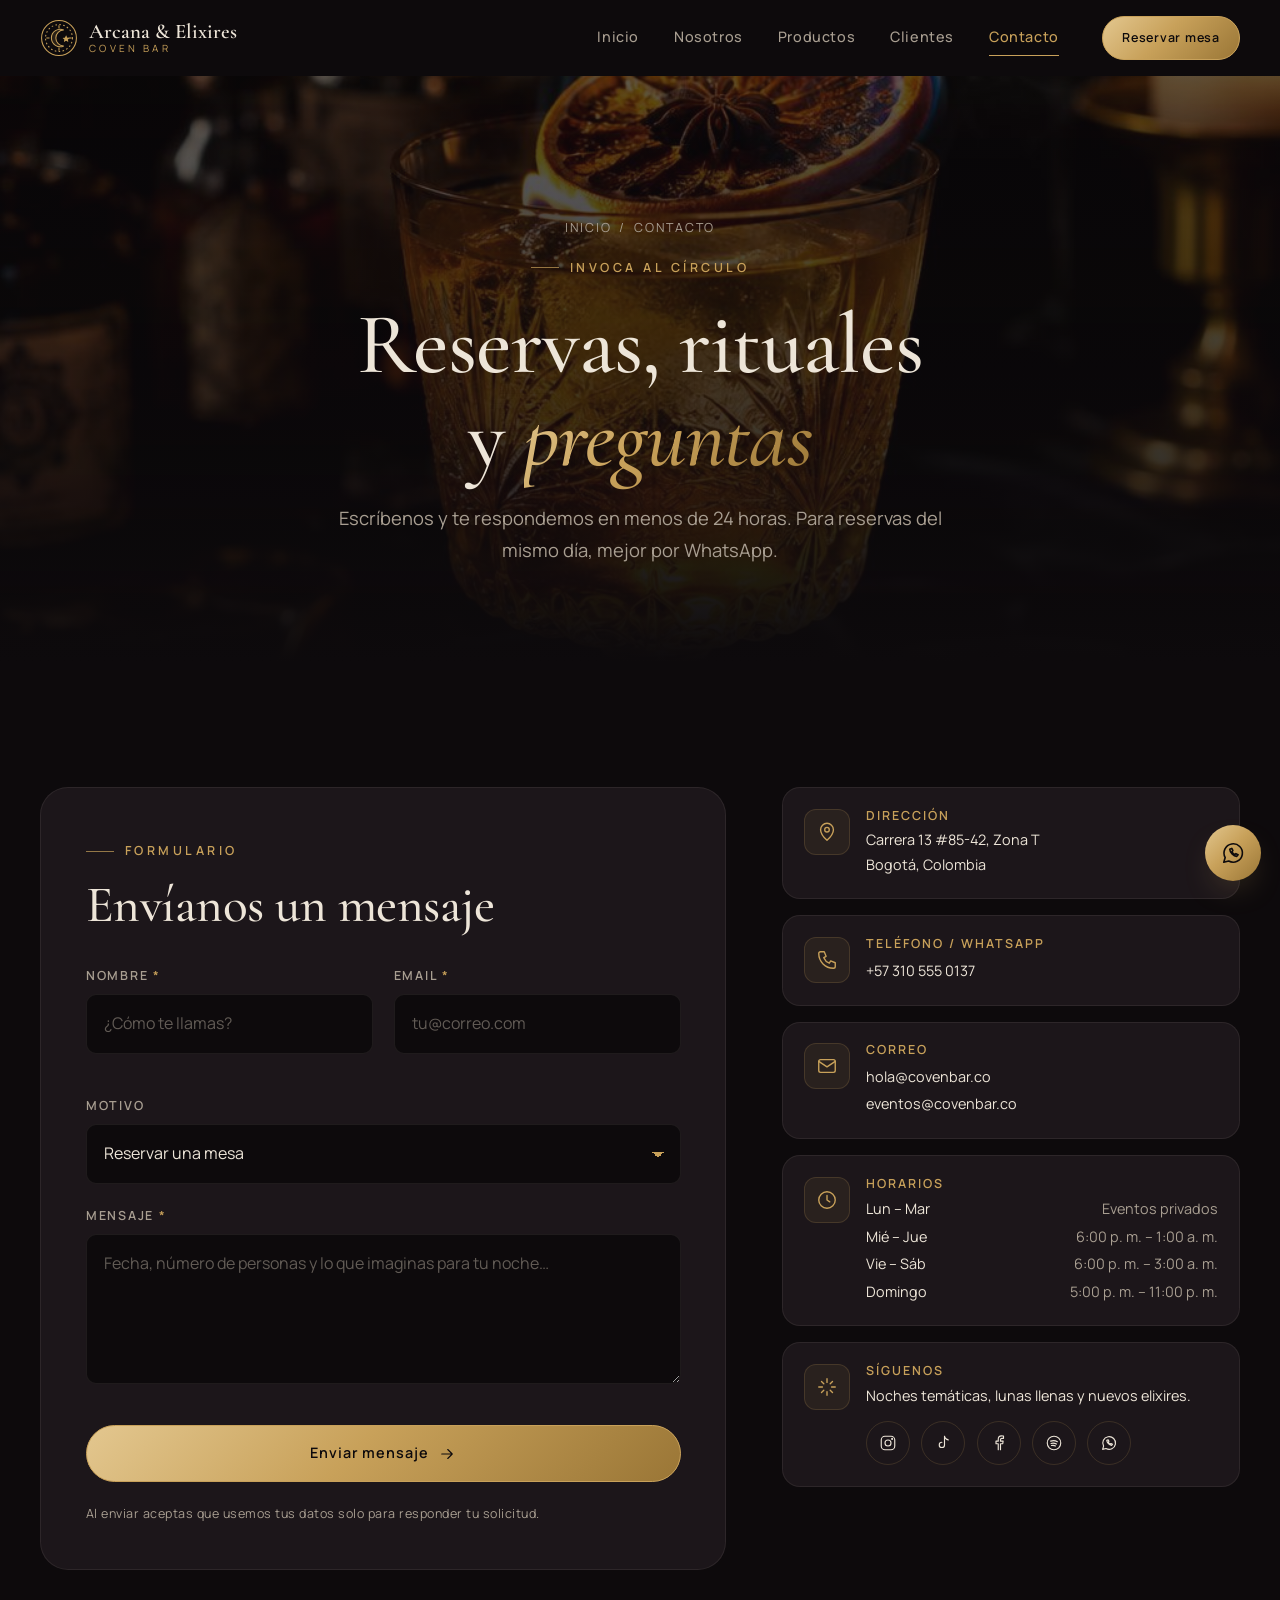
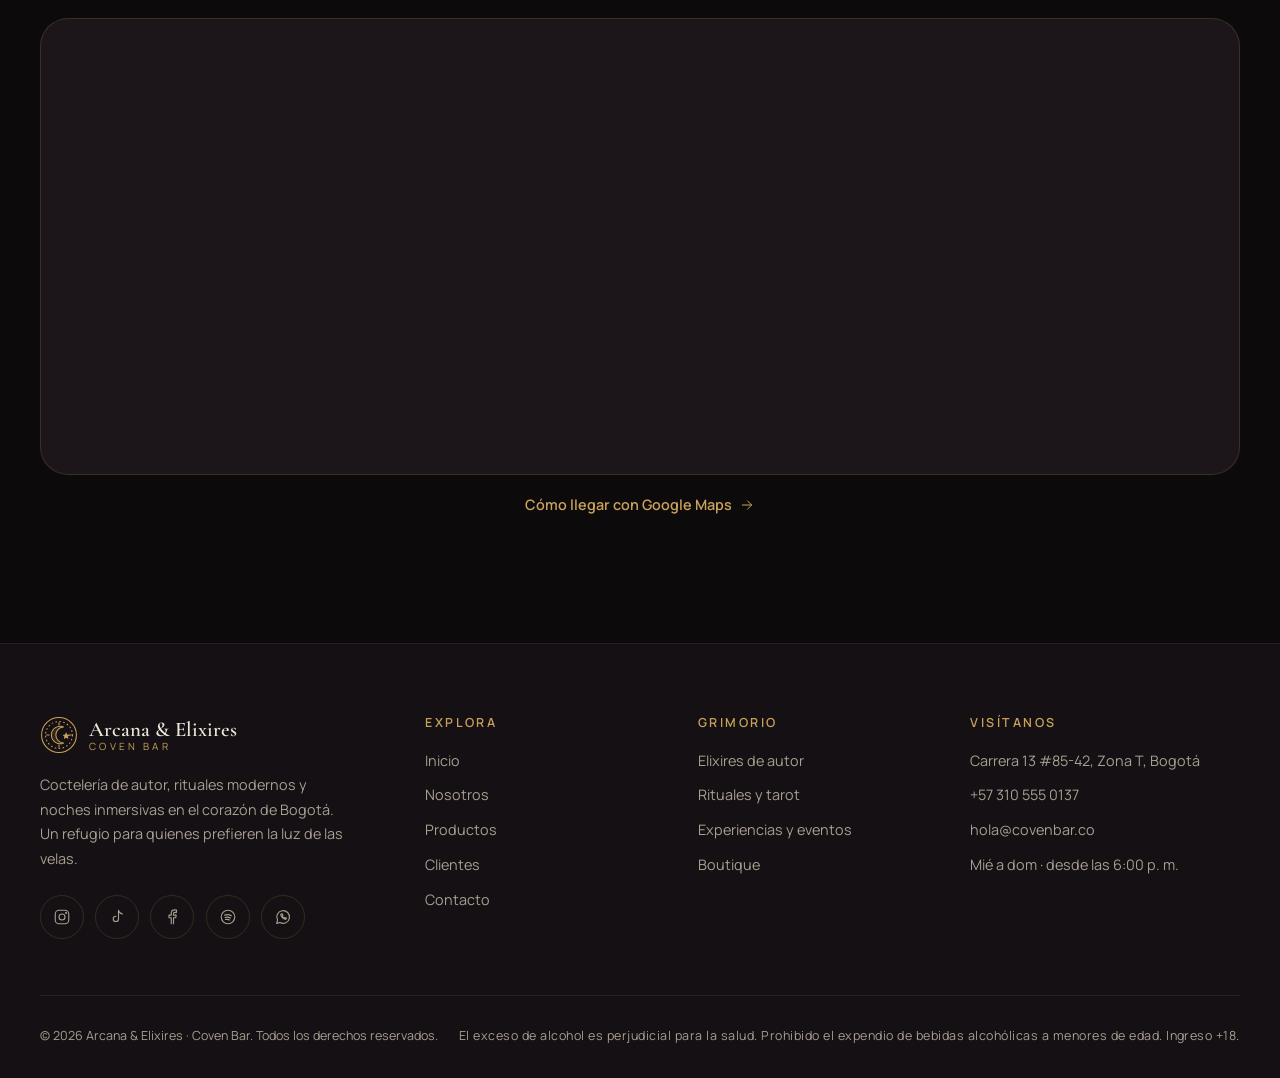
<file: arcana-elixires-coven-bar/contacto.html>
<!DOCTYPE html>
<html lang="es">
<head>
  <meta charset="utf-8">
  <meta name="viewport" content="width=device-width, initial-scale=1">
  <title>Contacto y reservas | Arcana & Elixires · Coven Bar</title>
  <meta name="description" content="Reserva tu mesa en Coven Bar, Zona T de Bogotá. Formulario de contacto, teléfono, WhatsApp, correo, horarios, mapa y redes sociales.">
  <meta name="theme-color" content="#0d0a0c">
  <meta property="og:type" content="website">
  <meta property="og:locale" content="es_CO">
  <meta property="og:site_name" content="Arcana &amp; Elixires · Coven Bar">
  <meta property="og:title" content="Contacto y reservas | Arcana & Elixires · Coven Bar">
  <meta property="og:description" content="Reserva tu mesa en Coven Bar, Zona T de Bogotá. Formulario de contacto, teléfono, WhatsApp, correo, horarios, mapa y redes sociales.">
  <meta property="og:image" content="img/hero.jpg">
  <meta name="twitter:card" content="summary_large_image">
  <link rel="icon" href="img/favicon.svg" type="image/svg+xml">
  <link rel="preconnect" href="https://fonts.googleapis.com">
  <link rel="preconnect" href="https://fonts.gstatic.com" crossorigin>
  <link href="https://fonts.googleapis.com/css2?family=Cormorant+Garamond:ital,wght@0,400;0,500;0,600;1,400;1,500&amp;family=Manrope:wght@400;500;600;700&amp;display=swap" rel="stylesheet">
  <link rel="stylesheet" href="css/styles.css">
  <script>document.documentElement.classList.add("js");</script>
</head>
<body class="">
<a class="skip-link" href="#main">Saltar al contenido</a>
<header class="site-header">
  <nav class="nav container" aria-label="Navegación principal">
    <a class="brand" href="index.html" aria-label="Arcana &amp; Elixires · Coven Bar — Inicio">
      <svg class="brand__mark" viewBox="0 0 48 48" fill="none" stroke="currentColor" stroke-width="1.3" aria-hidden="true">
<circle cx="24" cy="24" r="22"/><circle cx="24" cy="24" r="17" stroke-dasharray="2 3"/>
<path d="M30 14a11 11 0 1 0 0 20 9 9 0 0 1 0-20z" fill="currentColor" fill-opacity=".15"/>
<path d="M24 8v4M24 36v4M8 24h4M36 24h4"/><path d="M33 22l1 2 2 .3-1.5 1.4.4 2-1.9-1-1.9 1 .4-2-1.5-1.4 2-.3z" fill="currentColor"/></svg>
      <span class="brand__text"><span class="brand__name">Arcana &amp; Elixires</span><span class="brand__sub">Coven Bar</span></span>
    </a>
    <button class="nav__toggle" type="button" aria-expanded="false" aria-controls="nav-menu" aria-label="Abrir menú"><span></span></button>
    <ul class="nav__menu" id="nav-menu">
      <li><a class="nav__link" href="index.html">Inicio</a></li><li><a class="nav__link" href="nosotros.html">Nosotros</a></li><li><a class="nav__link" href="productos.html">Productos</a></li><li><a class="nav__link" href="clientes.html">Clientes</a></li><li><a class="nav__link" href="contacto.html" aria-current="page">Contacto</a></li>
      <li class="nav__cta"><a class="btn btn--primary btn--sm" href="contacto.html?motivo=reserva">Reservar mesa</a></li>
    </ul>
  </nav>
</header>
<main id="main">
<section class="page-hero">
  <div class="page-hero__media"><img src="img/elixir-oro.jpg" alt="" width="1280" height="960" fetchpriority="high"></div>
  <div class="container">
    <nav class="breadcrumb" aria-label="Ruta de navegación"><a href="index.html">Inicio</a><span aria-hidden="true">/</span><span aria-current="page">Contacto</span></nav>
    <span class="eyebrow">Invoca al círculo</span>
    <h1>Reservas, rituales <br>y <span class='text-gold'>preguntas</span></h1>
    <p class="lead">Escríbenos y te respondemos en menos de 24 horas. Para reservas del mismo día, mejor por WhatsApp.</p>
  </div>
</section>

<section class="section" aria-labelledby="form-title">
  <div class="container contact-grid">
    <div class="form-card reveal">
      <span class="eyebrow">Formulario</span>
      <h2 id="form-title" class="mt-1">Envíanos un mensaje</h2>
      <form class="form" id="contact-form" novalidate>
        <div class="form-row">
          <div class="field">
            <label for="nombre">Nombre <span class="req" aria-hidden="true">*</span></label>
            <input id="nombre" name="nombre" type="text" autocomplete="name" placeholder="¿Cómo te llamas?" required maxlength="80" aria-describedby="nombre-error">
            <span class="field__error" id="nombre-error" aria-live="polite"></span>
          </div>
          <div class="field">
            <label for="email">Email <span class="req" aria-hidden="true">*</span></label>
            <input id="email" name="email" type="email" autocomplete="email" placeholder="tu@correo.com" required maxlength="120" aria-describedby="email-error">
            <span class="field__error" id="email-error" aria-live="polite"></span>
          </div>
        </div>
        <div class="field">
          <label for="motivo">Motivo</label>
          <select id="motivo" name="motivo">
            <option value="reserva">Reservar una mesa</option>
            <option value="ritual">Lectura de tarot o ritual</option>
            <option value="taller">Taller de mixología</option>
            <option value="evento">Evento privado o corporativo</option>
            <option value="boutique">Boutique / Kit en casa</option>
            <option value="otro">Otro motivo</option>
          </select>
        </div>
        <div class="field">
          <label for="mensaje">Mensaje <span class="req" aria-hidden="true">*</span></label>
          <textarea id="mensaje" name="mensaje" placeholder="Fecha, número de personas y lo que imaginas para tu noche…" required maxlength="1000" aria-describedby="mensaje-error"></textarea>
          <span class="field__error" id="mensaje-error" aria-live="polite"></span>
        </div>
        <input type="text" name="_gotcha" tabindex="-1" autocomplete="off" class="sr-only" aria-hidden="true">
        <div class="form-status" role="status"></div>
        <button class="btn btn--primary btn--block" type="submit">Enviar mensaje <svg viewBox="0 0 24 24" fill="none" stroke="currentColor" stroke-width="1.5" stroke-linecap="round" stroke-linejoin="round" aria-hidden="true"><path d="M5 12h14M13 6l6 6-6 6"/></svg></button>
        <p class="age-note">Al enviar aceptas que usemos tus datos solo para responder tu solicitud.</p>
      </form>
    </div>

    <aside class="info-list" aria-label="Datos de contacto">
      <div class="info-item reveal"><span class="icon-badge"><svg viewBox="0 0 24 24" fill="none" stroke="currentColor" stroke-width="1.5" stroke-linecap="round" stroke-linejoin="round" aria-hidden="true"><path d="M12 21s-7-6.2-7-11.5a7 7 0 0 1 14 0C19 14.8 12 21 12 21z"/><circle cx="12" cy="9.5" r="2.5"/></svg></span><div><h3>Dirección</h3><p>Carrera 13 #85-42, Zona T<br>Bogotá, Colombia</p></div></div>
      <div class="info-item reveal" style="--delay:.06s"><span class="icon-badge"><svg viewBox="0 0 24 24" fill="none" stroke="currentColor" stroke-width="1.5" stroke-linecap="round" stroke-linejoin="round" aria-hidden="true"><path d="M5 3h4l2 5-2.5 1.5a11 11 0 0 0 6 6L16 13l5 2v4a2 2 0 0 1-2 2A16 16 0 0 1 3 5a2 2 0 0 1 2-2z"/></svg></span><div><h3>Teléfono / WhatsApp</h3><a href="tel:+573105550137">+57 310 555 0137</a></div></div>
      <div class="info-item reveal" style="--delay:.12s"><span class="icon-badge"><svg viewBox="0 0 24 24" fill="none" stroke="currentColor" stroke-width="1.5" stroke-linecap="round" stroke-linejoin="round" aria-hidden="true"><rect x="3" y="5" width="18" height="14" rx="2"/><path d="M3 7l9 6 9-6"/></svg></span><div><h3>Correo</h3><a href="mailto:hola@covenbar.co">hola@covenbar.co</a><br><a href="mailto:eventos@covenbar.co">eventos@covenbar.co</a></div></div>
      <div class="info-item reveal" style="--delay:.18s"><span class="icon-badge"><svg viewBox="0 0 24 24" fill="none" stroke="currentColor" stroke-width="1.5" stroke-linecap="round" stroke-linejoin="round" aria-hidden="true"><circle cx="12" cy="12" r="9"/><path d="M12 7v5l3 2"/></svg></span><div style="flex:1"><h3>Horarios</h3>
        <div class="hours">
          <div><span>Lun – Mar</span><span>Eventos privados</span></div>
          <div><span>Mié – Jue</span><span>6:00 p. m. – 1:00 a. m.</span></div>
          <div><span>Vie – Sáb</span><span>6:00 p. m. – 3:00 a. m.</span></div>
          <div><span>Domingo</span><span>5:00 p. m. – 11:00 p. m.</span></div>
        </div></div></div>
      <div class="info-item reveal" style="--delay:.24s"><span class="icon-badge"><svg viewBox="0 0 24 24" fill="none" stroke="currentColor" stroke-width="1.5" stroke-linecap="round" stroke-linejoin="round" aria-hidden="true"><path d="M12 3v4M12 17v4M3 12h4M17 12h4M6 6l2.5 2.5M15.5 15.5L18 18M6 18l2.5-2.5M15.5 8.5L18 6"/></svg></span><div><h3>Síguenos</h3><p style="margin-bottom:.8rem">Noches temáticas, lunas llenas y nuevos elixires.</p><div class="socials "><a class="social" href="https://instagram.com/covenbar.co" target="_blank" rel="noopener" aria-label="Instagram de Coven Bar"><svg viewBox="0 0 24 24" fill="none" stroke="currentColor" stroke-width="1.5" stroke-linecap="round" stroke-linejoin="round" aria-hidden="true"><rect x="3" y="3" width="18" height="18" rx="5"/><circle cx="12" cy="12" r="4"/><circle cx="17.5" cy="6.5" r=".6" fill="currentColor"/></svg></a><a class="social" href="https://tiktok.com/@covenbar.co" target="_blank" rel="noopener" aria-label="TikTok de Coven Bar"><svg viewBox="0 0 24 24" fill="none" stroke="currentColor" stroke-width="1.5" stroke-linecap="round" stroke-linejoin="round" aria-hidden="true"><path d="M14 3v11.5a3.5 3.5 0 1 1-3.5-3.5"/><path d="M14 3c.5 2.8 2.3 4.5 5 4.8"/></svg></a><a class="social" href="https://facebook.com/covenbar.co" target="_blank" rel="noopener" aria-label="Facebook de Coven Bar"><svg viewBox="0 0 24 24" fill="none" stroke="currentColor" stroke-width="1.5" stroke-linecap="round" stroke-linejoin="round" aria-hidden="true"><path d="M14 21v-8h3l.5-3.5H14V7.5c0-1 .4-1.7 1.8-1.7H18V2.7A22 22 0 0 0 15.3 2.5C12.6 2.5 11 4.1 11 7v2.5H8V13h3v8"/></svg></a><a class="social" href="https://open.spotify.com/" target="_blank" rel="noopener" aria-label="Spotify de Coven Bar"><svg viewBox="0 0 24 24" fill="none" stroke="currentColor" stroke-width="1.5" stroke-linecap="round" stroke-linejoin="round" aria-hidden="true"><circle cx="12" cy="12" r="9"/><path d="M7.5 9.5c3-1 6.5-.7 9 .8M8 12.6c2.5-.7 5.2-.4 7.3.8M8.6 15.4c2-.5 3.8-.3 5.4.6"/></svg></a><a class="social" href="https://wa.me/573105550137" target="_blank" rel="noopener" aria-label="WhatsApp de Coven Bar"><svg viewBox="0 0 24 24" fill="none" stroke="currentColor" stroke-width="1.5" stroke-linecap="round" stroke-linejoin="round" aria-hidden="true"><path d="M3.5 20.5l1.3-4.3A8.5 8.5 0 1 1 8 19.4z"/><path d="M9 8.5c.2 3 3.4 6.4 6.5 6.6l1.2-1.5-2-1-1 .8a5 5 0 0 1-2.6-2.6l.8-1-1-2z"/></svg></a></div></div></div>
    </aside>
  </div>

  <div class="container">
    <div class="map reveal">
      <iframe title="Mapa de ubicación de Coven Bar en la Zona T de Bogotá" loading="lazy" referrerpolicy="no-referrer-when-downgrade"
        src="https://www.openstreetmap.org/export/embed.html?bbox=-74.0605%2C4.6625%2C-74.0465%2C4.6712&amp;layer=mapnik&amp;marker=4.66685%2C-74.05350"></iframe>
    </div>
    <p class="center mt-1"><a class="link-arrow" href="https://www.google.com/maps/search/?api=1&amp;query=Carrera+13+%2385-42+Bogota" target="_blank" rel="noopener">Cómo llegar con Google Maps <svg viewBox="0 0 24 24" fill="none" stroke="currentColor" stroke-width="1.5" stroke-linecap="round" stroke-linejoin="round" aria-hidden="true"><path d="M5 12h14M13 6l6 6-6 6"/></svg></a></p>
  </div>
</section>
</main>
<footer class="site-footer">
  <div class="container">
    <div class="footer-grid">
      <div class="footer-about">
        <a class="brand" href="index.html" aria-label="Arcana &amp; Elixires — Inicio"><svg class="brand__mark" viewBox="0 0 48 48" fill="none" stroke="currentColor" stroke-width="1.3" aria-hidden="true">
<circle cx="24" cy="24" r="22"/><circle cx="24" cy="24" r="17" stroke-dasharray="2 3"/>
<path d="M30 14a11 11 0 1 0 0 20 9 9 0 0 1 0-20z" fill="currentColor" fill-opacity=".15"/>
<path d="M24 8v4M24 36v4M8 24h4M36 24h4"/><path d="M33 22l1 2 2 .3-1.5 1.4.4 2-1.9-1-1.9 1 .4-2-1.5-1.4 2-.3z" fill="currentColor"/></svg><span class="brand__text"><span class="brand__name">Arcana &amp; Elixires</span><span class="brand__sub">Coven Bar</span></span></a>
        <p>Coctelería de autor, rituales modernos y noches inmersivas en el corazón de Bogotá. Un refugio para quienes prefieren la luz de las velas.</p>
        <div class="socials "><a class="social" href="https://instagram.com/covenbar.co" target="_blank" rel="noopener" aria-label="Instagram de Coven Bar"><svg viewBox="0 0 24 24" fill="none" stroke="currentColor" stroke-width="1.5" stroke-linecap="round" stroke-linejoin="round" aria-hidden="true"><rect x="3" y="3" width="18" height="18" rx="5"/><circle cx="12" cy="12" r="4"/><circle cx="17.5" cy="6.5" r=".6" fill="currentColor"/></svg></a><a class="social" href="https://tiktok.com/@covenbar.co" target="_blank" rel="noopener" aria-label="TikTok de Coven Bar"><svg viewBox="0 0 24 24" fill="none" stroke="currentColor" stroke-width="1.5" stroke-linecap="round" stroke-linejoin="round" aria-hidden="true"><path d="M14 3v11.5a3.5 3.5 0 1 1-3.5-3.5"/><path d="M14 3c.5 2.8 2.3 4.5 5 4.8"/></svg></a><a class="social" href="https://facebook.com/covenbar.co" target="_blank" rel="noopener" aria-label="Facebook de Coven Bar"><svg viewBox="0 0 24 24" fill="none" stroke="currentColor" stroke-width="1.5" stroke-linecap="round" stroke-linejoin="round" aria-hidden="true"><path d="M14 21v-8h3l.5-3.5H14V7.5c0-1 .4-1.7 1.8-1.7H18V2.7A22 22 0 0 0 15.3 2.5C12.6 2.5 11 4.1 11 7v2.5H8V13h3v8"/></svg></a><a class="social" href="https://open.spotify.com/" target="_blank" rel="noopener" aria-label="Spotify de Coven Bar"><svg viewBox="0 0 24 24" fill="none" stroke="currentColor" stroke-width="1.5" stroke-linecap="round" stroke-linejoin="round" aria-hidden="true"><circle cx="12" cy="12" r="9"/><path d="M7.5 9.5c3-1 6.5-.7 9 .8M8 12.6c2.5-.7 5.2-.4 7.3.8M8.6 15.4c2-.5 3.8-.3 5.4.6"/></svg></a><a class="social" href="https://wa.me/573105550137" target="_blank" rel="noopener" aria-label="WhatsApp de Coven Bar"><svg viewBox="0 0 24 24" fill="none" stroke="currentColor" stroke-width="1.5" stroke-linecap="round" stroke-linejoin="round" aria-hidden="true"><path d="M3.5 20.5l1.3-4.3A8.5 8.5 0 1 1 8 19.4z"/><path d="M9 8.5c.2 3 3.4 6.4 6.5 6.6l1.2-1.5-2-1-1 .8a5 5 0 0 1-2.6-2.6l.8-1-1-2z"/></svg></a></div>
      </div>
      <div class="footer-col">
        <h2>Explora</h2>
        <ul><li><a href="index.html">Inicio</a></li><li><a href="nosotros.html">Nosotros</a></li><li><a href="productos.html">Productos</a></li><li><a href="clientes.html">Clientes</a></li><li><a href="contacto.html">Contacto</a></li></ul>
      </div>
      <div class="footer-col">
        <h2>Grimorio</h2>
        <ul>
          <li><a href="productos.html#elixires">Elixires de autor</a></li>
          <li><a href="productos.html#rituales">Rituales y tarot</a></li>
          <li><a href="productos.html#experiencias">Experiencias y eventos</a></li>
          <li><a href="productos.html#boutique">Boutique</a></li>
        </ul>
      </div>
      <div class="footer-col">
        <h2>Visítanos</h2>
        <ul>
          <li>Carrera 13 #85-42, Zona T, Bogotá</li>
          <li><a href="tel:+573105550137">+57 310 555 0137</a></li>
          <li><a href="mailto:hola@covenbar.co">hola@covenbar.co</a></li>
          <li>Mié a dom · desde las 6:00 p. m.</li>
        </ul>
      </div>
    </div>
    <div class="footer-bottom">
      <p>© <span data-year>2026</span> Arcana &amp; Elixires · Coven Bar. Todos los derechos reservados.</p>
      <p class="age-note">El exceso de alcohol es perjudicial para la salud. Prohibido el expendio de bebidas alcohólicas a menores de edad. Ingreso +18.</p>
    </div>
  </div>
</footer>
<a class="float-wa" href="https://wa.me/573105550137?text=Hola%20Coven%20Bar%2C%20quiero%20reservar" target="_blank" rel="noopener" aria-label="Escríbenos por WhatsApp"><svg viewBox="0 0 24 24" fill="none" stroke="currentColor" stroke-width="1.5" stroke-linecap="round" stroke-linejoin="round" aria-hidden="true"><path d="M3.5 20.5l1.3-4.3A8.5 8.5 0 1 1 8 19.4z"/><path d="M9 8.5c.2 3 3.4 6.4 6.5 6.6l1.2-1.5-2-1-1 .8a5 5 0 0 1-2.6-2.6l.8-1-1-2z"/></svg></a>
<script src="js/main.js" defer></script>
</body>
</html>
</file>
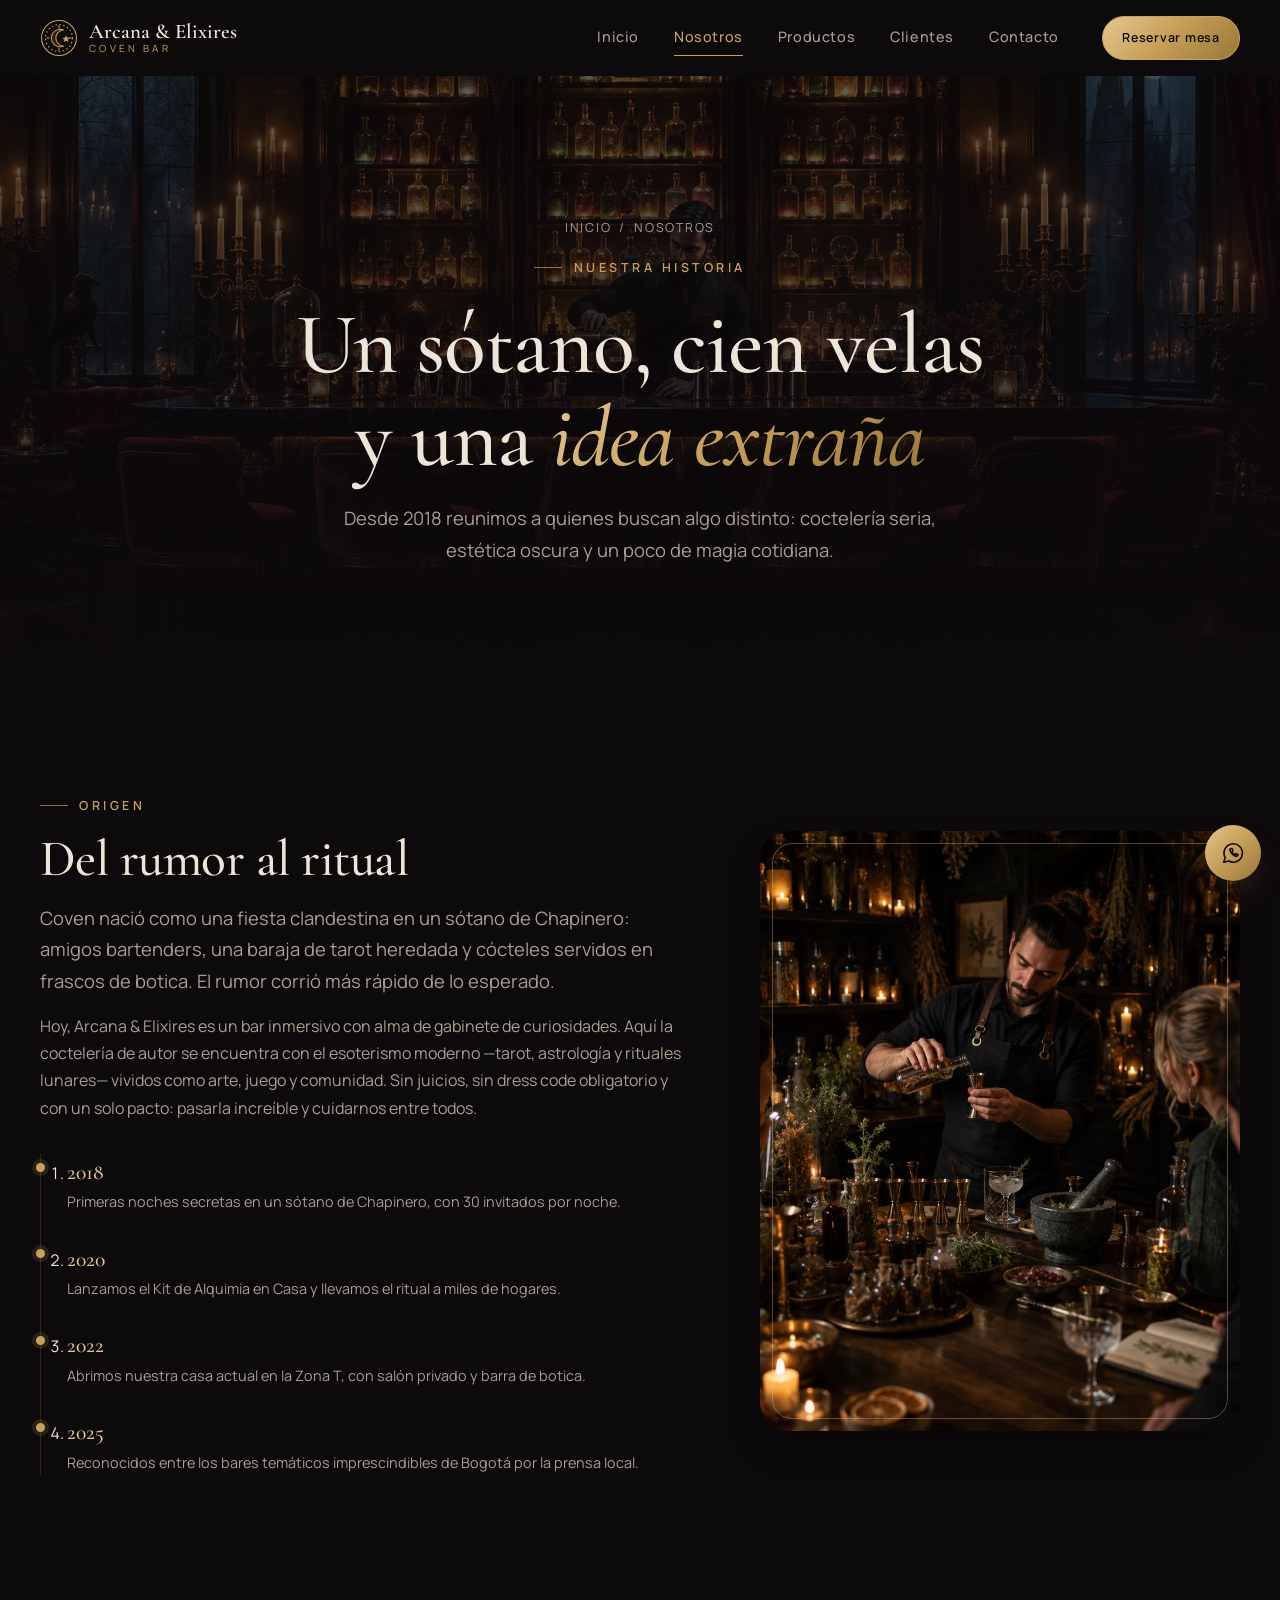
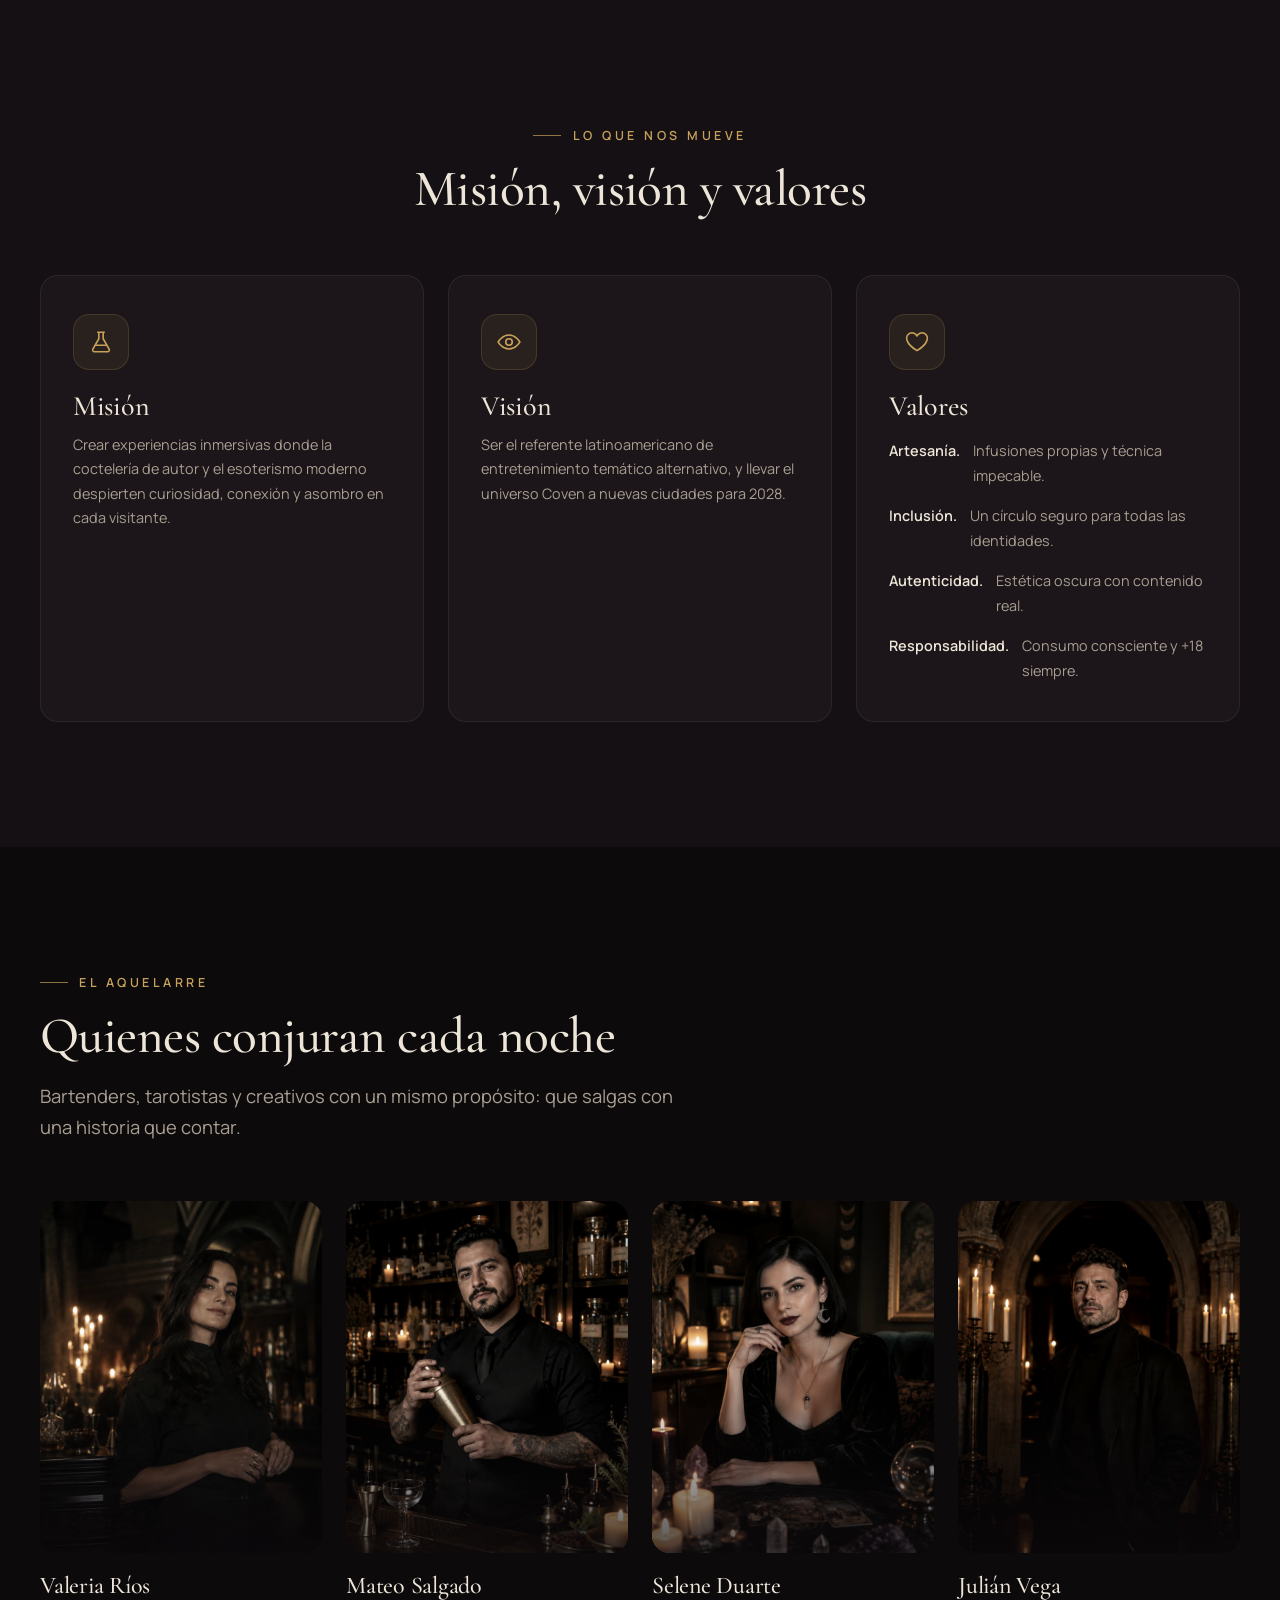
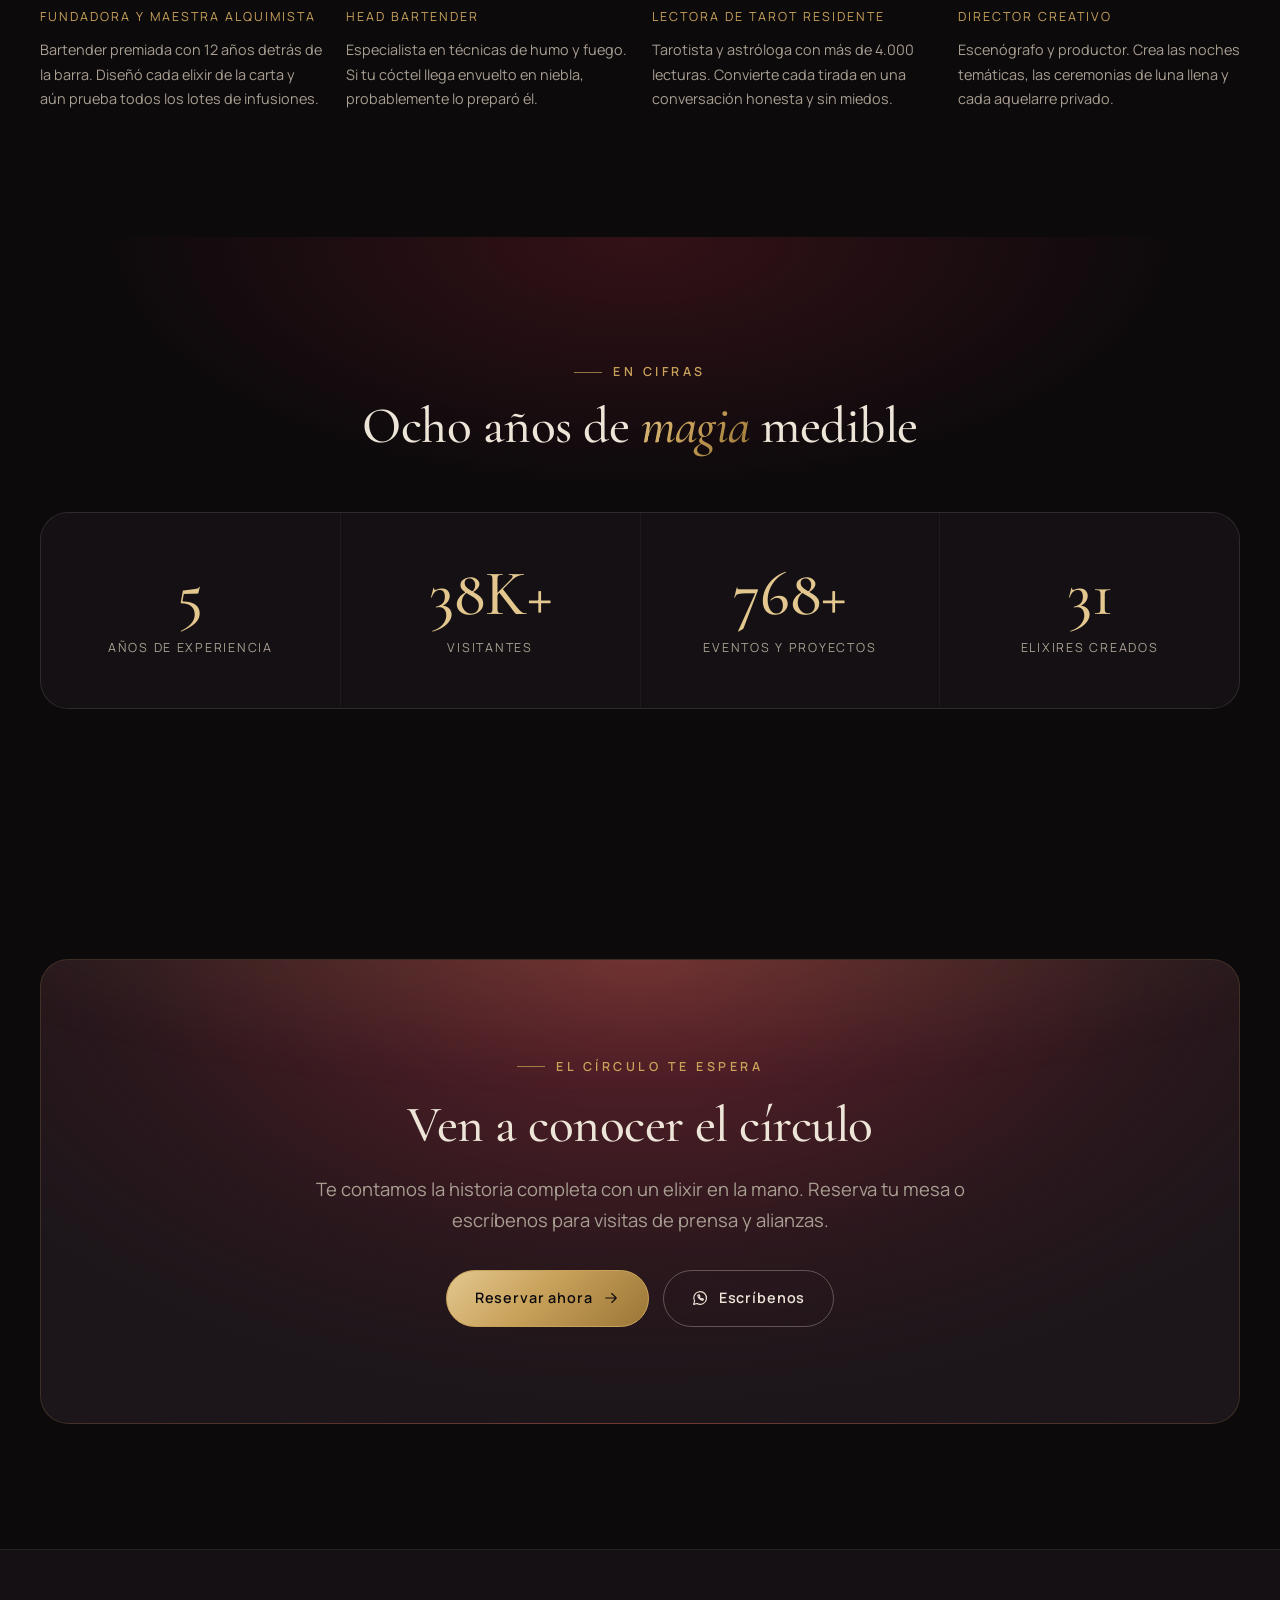
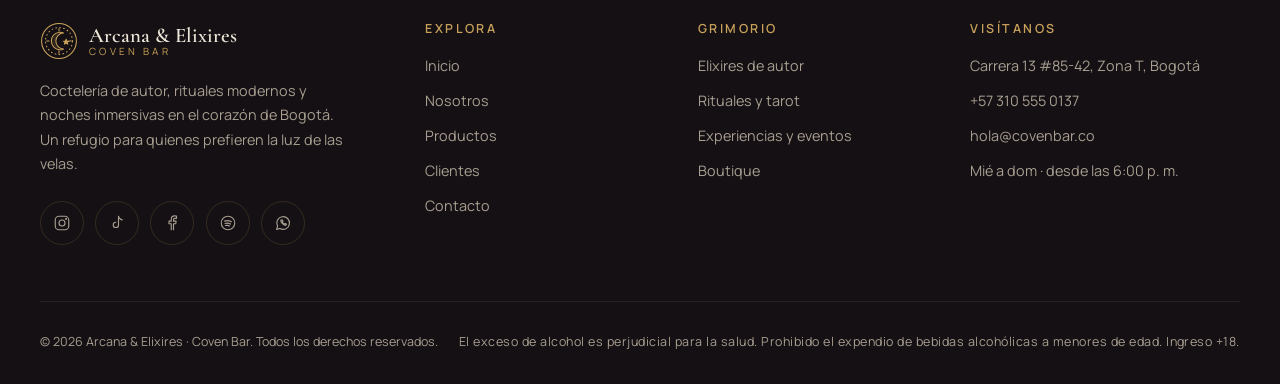
<file: arcana-elixires-coven-bar/nosotros.html>
<!DOCTYPE html>
<html lang="es">
<head>
  <meta charset="utf-8">
  <meta name="viewport" content="width=device-width, initial-scale=1">
  <title>Nosotros | Arcana & Elixires · Coven Bar</title>
  <meta name="description" content="Conoce la historia, misión, visión y valores de Coven Bar, y al equipo de bartenders y tarotistas detrás de Arcana & Elixires en Bogotá.">
  <meta name="theme-color" content="#0d0a0c">
  <meta property="og:type" content="website">
  <meta property="og:locale" content="es_CO">
  <meta property="og:site_name" content="Arcana &amp; Elixires · Coven Bar">
  <meta property="og:title" content="Nosotros | Arcana & Elixires · Coven Bar">
  <meta property="og:description" content="Conoce la historia, misión, visión y valores de Coven Bar, y al equipo de bartenders y tarotistas detrás de Arcana & Elixires en Bogotá.">
  <meta property="og:image" content="img/hero.jpg">
  <meta name="twitter:card" content="summary_large_image">
  <link rel="icon" href="img/favicon.svg" type="image/svg+xml">
  <link rel="preconnect" href="https://fonts.googleapis.com">
  <link rel="preconnect" href="https://fonts.gstatic.com" crossorigin>
  <link href="https://fonts.googleapis.com/css2?family=Cormorant+Garamond:ital,wght@0,400;0,500;0,600;1,400;1,500&amp;family=Manrope:wght@400;500;600;700&amp;display=swap" rel="stylesheet">
  <link rel="stylesheet" href="css/styles.css">
  <script>document.documentElement.classList.add("js");</script>
</head>
<body class="">
<a class="skip-link" href="#main">Saltar al contenido</a>
<header class="site-header">
  <nav class="nav container" aria-label="Navegación principal">
    <a class="brand" href="index.html" aria-label="Arcana &amp; Elixires · Coven Bar — Inicio">
      <svg class="brand__mark" viewBox="0 0 48 48" fill="none" stroke="currentColor" stroke-width="1.3" aria-hidden="true">
<circle cx="24" cy="24" r="22"/><circle cx="24" cy="24" r="17" stroke-dasharray="2 3"/>
<path d="M30 14a11 11 0 1 0 0 20 9 9 0 0 1 0-20z" fill="currentColor" fill-opacity=".15"/>
<path d="M24 8v4M24 36v4M8 24h4M36 24h4"/><path d="M33 22l1 2 2 .3-1.5 1.4.4 2-1.9-1-1.9 1 .4-2-1.5-1.4 2-.3z" fill="currentColor"/></svg>
      <span class="brand__text"><span class="brand__name">Arcana &amp; Elixires</span><span class="brand__sub">Coven Bar</span></span>
    </a>
    <button class="nav__toggle" type="button" aria-expanded="false" aria-controls="nav-menu" aria-label="Abrir menú"><span></span></button>
    <ul class="nav__menu" id="nav-menu">
      <li><a class="nav__link" href="index.html">Inicio</a></li><li><a class="nav__link" href="nosotros.html" aria-current="page">Nosotros</a></li><li><a class="nav__link" href="productos.html">Productos</a></li><li><a class="nav__link" href="clientes.html">Clientes</a></li><li><a class="nav__link" href="contacto.html">Contacto</a></li>
      <li class="nav__cta"><a class="btn btn--primary btn--sm" href="contacto.html?motivo=reserva">Reservar mesa</a></li>
    </ul>
  </nav>
</header>
<main id="main">
<section class="page-hero">
  <div class="page-hero__media"><img src="img/nosotros-barra.jpg" alt="" width="1280" height="960" fetchpriority="high"></div>
  <div class="container">
    <nav class="breadcrumb" aria-label="Ruta de navegación"><a href="index.html">Inicio</a><span aria-hidden="true">/</span><span aria-current="page">Nosotros</span></nav>
    <span class="eyebrow">Nuestra historia</span>
    <h1>Un sótano, cien velas <br>y una <span class='text-gold'>idea extraña</span></h1>
    <p class="lead">Desde 2018 reunimos a quienes buscan algo distinto: coctelería seria, estética oscura y un poco de magia cotidiana.</p>
  </div>
</section>

<section class="section" aria-labelledby="historia-title">
  <div class="container split split--wide-left">
    <div class="reveal">
      <span class="eyebrow">Origen</span>
      <h2 id="historia-title" class="mt-1">Del rumor al ritual</h2>
      <p class="lead mt-1">Coven nació como una fiesta clandestina en un sótano de Chapinero: amigos bartenders, una baraja de tarot heredada y cócteles servidos en frascos de botica. El rumor corrió más rápido de lo esperado.</p>
      <p class="mt-1">Hoy, Arcana &amp; Elixires es un bar inmersivo con alma de gabinete de curiosidades. Aquí la coctelería de autor se encuentra con el esoterismo moderno —tarot, astrología y rituales lunares— vividos como arte, juego y comunidad. Sin juicios, sin dress code obligatorio y con un solo pacto: pasarla increíble y cuidarnos entre todos.</p>
      <ol class="timeline">
        <li><strong>2018</strong><p>Primeras noches secretas en un sótano de Chapinero, con 30 invitados por noche.</p></li>
        <li><strong>2020</strong><p>Lanzamos el Kit de Alquimia en Casa y llevamos el ritual a miles de hogares.</p></li>
        <li><strong>2022</strong><p>Abrimos nuestra casa actual en la Zona T, con salón privado y barra de botica.</p></li>
        <li><strong>2025</strong><p>Reconocidos entre los bares temáticos imprescindibles de Bogotá por la prensa local.</p></li>
      </ol>
    </div>
    <div class="framed framed--tall reveal" style="--delay:.1s"><img src="img/taller-alquimia.jpg" alt="Bartender de Coven Bar preparando un cóctel con botánicos frente a un grupo" loading="lazy" width="1024" height="1024"></div>
  </div>
</section>

<section class="section section--alt mvv" aria-labelledby="mvv-title">
  <div class="container">
    <div class="section-head section-head--center reveal">
      <span class="eyebrow">Lo que nos mueve</span>
      <h2 id="mvv-title">Misión, visión y valores</h2>
    </div>
    <div class="grid grid-3">
      <article class="card reveal"><span class="icon-badge"><svg viewBox="0 0 24 24" fill="none" stroke="currentColor" stroke-width="1.5" stroke-linecap="round" stroke-linejoin="round" aria-hidden="true"><path d="M9 3h6M10 3v6L4.5 18.5A1.7 1.7 0 0 0 6 21h12a1.7 1.7 0 0 0 1.5-2.5L14 9V3"/><path d="M7 15h10"/></svg></span><h3>Misión</h3><p>Crear experiencias inmersivas donde la coctelería de autor y el esoterismo moderno despierten curiosidad, conexión y asombro en cada visitante.</p></article>
      <article class="card reveal" style="--delay:.08s"><span class="icon-badge"><svg viewBox="0 0 24 24" fill="none" stroke="currentColor" stroke-width="1.5" stroke-linecap="round" stroke-linejoin="round" aria-hidden="true"><path d="M2 12s3.6-6.5 10-6.5S22 12 22 12s-3.6 6.5-10 6.5S2 12 2 12z"/><circle cx="12" cy="12" r="3"/></svg></span><h3>Visión</h3><p>Ser el referente latinoamericano de entretenimiento temático alternativo, y llevar el universo Coven a nuevas ciudades para 2028.</p></article>
      <article class="card reveal" style="--delay:.16s"><span class="icon-badge"><svg viewBox="0 0 24 24" fill="none" stroke="currentColor" stroke-width="1.5" stroke-linecap="round" stroke-linejoin="round" aria-hidden="true"><path d="M12 20s-7.5-4.6-9.2-9.5A4.8 4.8 0 0 1 12 6.5a4.8 4.8 0 0 1 9.2 4C19.5 15.4 12 20 12 20z"/></svg></span><h3>Valores</h3>
        <ul class="values">
          <li><strong>Artesanía.</strong> Infusiones propias y técnica impecable.</li>
          <li><strong>Inclusión.</strong> Un círculo seguro para todas las identidades.</li>
          <li><strong>Autenticidad.</strong> Estética oscura con contenido real.</li>
          <li><strong>Responsabilidad.</strong> Consumo consciente y +18 siempre.</li>
        </ul>
      </article>
    </div>
  </div>
</section>

<section class="section" aria-labelledby="equipo-title">
  <div class="container">
    <div class="section-head reveal">
      <span class="eyebrow">El aquelarre</span>
      <h2 id="equipo-title">Quienes conjuran cada noche</h2>
      <p class="lead">Bartenders, tarotistas y creativos con un mismo propósito: que salgas con una historia que contar.</p>
    </div>
    <div class="grid grid-4"><article class="team-card reveal" style="--delay:0.00s">
  <div class="team-card__photo"><img src="img/equipo-1.jpg" alt="Retrato de Valeria Ríos, fundadora y maestra alquimista de Coven Bar" loading="lazy" width="768" height="960"></div>
  <h3>Valeria Ríos</h3><span class="role">Fundadora y maestra alquimista</span><p>Bartender premiada con 12 años detrás de la barra. Diseñó cada elixir de la carta y aún prueba todos los lotes de infusiones.</p>
</article><article class="team-card reveal" style="--delay:0.08s">
  <div class="team-card__photo"><img src="img/equipo-2.jpg" alt="Retrato de Mateo Salgado, head bartender de Coven Bar" loading="lazy" width="768" height="960"></div>
  <h3>Mateo Salgado</h3><span class="role">Head bartender</span><p>Especialista en técnicas de humo y fuego. Si tu cóctel llega envuelto en niebla, probablemente lo preparó él.</p>
</article><article class="team-card reveal" style="--delay:0.16s">
  <div class="team-card__photo"><img src="img/equipo-3.jpg" alt="Retrato de Selene Duarte, lectora de tarot residente de Coven Bar" loading="lazy" width="768" height="960"></div>
  <h3>Selene Duarte</h3><span class="role">Lectora de tarot residente</span><p>Tarotista y astróloga con más de 4.000 lecturas. Convierte cada tirada en una conversación honesta y sin miedos.</p>
</article><article class="team-card reveal" style="--delay:0.24s">
  <div class="team-card__photo"><img src="img/equipo-4.jpg" alt="Retrato de Julián Vega, director creativo de Coven Bar" loading="lazy" width="768" height="960"></div>
  <h3>Julián Vega</h3><span class="role">Director creativo</span><p>Escenógrafo y productor. Crea las noches temáticas, las ceremonias de luna llena y cada aquelarre privado.</p>
</article></div>
  </div>
</section>

<section class="section section--ember" aria-labelledby="cifras-title">
  <div class="container">
    <div class="section-head section-head--center reveal">
      <span class="eyebrow">En cifras</span>
      <h2 id="cifras-title">Ocho años de <span class="text-gold">magia</span> medible</h2>
    </div>
    <div class="stats reveal">
      <div class="stat"><strong data-count="8">8</strong><span>Años de experiencia</span></div>
      <div class="stat"><strong data-count="60" data-suffix="K+">60K+</strong><span>Visitantes</span></div>
      <div class="stat"><strong data-count="1200" data-suffix="+">1.200+</strong><span>Eventos y proyectos</span></div>
      <div class="stat"><strong data-count="48">48</strong><span>Elixires creados</span></div>
    </div>
  </div>
</section>
<section class="section">
  <div class="container">
    <div class="cta-band reveal">
      <div>
        <span class="eyebrow">El círculo te espera</span>
        <h2>Ven a conocer el círculo</h2>
        <p class="lead">Te contamos la historia completa con un elixir en la mano. Reserva tu mesa o escríbenos para visitas de prensa y alianzas.</p>
        <div class="cta-band__actions">
          <a class="btn btn--primary" href="contacto.html?motivo=reserva">Reservar ahora <svg viewBox="0 0 24 24" fill="none" stroke="currentColor" stroke-width="1.5" stroke-linecap="round" stroke-linejoin="round" aria-hidden="true"><path d="M5 12h14M13 6l6 6-6 6"/></svg></a>
          <a class="btn btn--ghost" href="https://wa.me/573105550137" target="_blank" rel="noopener"><svg viewBox="0 0 24 24" fill="none" stroke="currentColor" stroke-width="1.5" stroke-linecap="round" stroke-linejoin="round" aria-hidden="true"><path d="M3.5 20.5l1.3-4.3A8.5 8.5 0 1 1 8 19.4z"/><path d="M9 8.5c.2 3 3.4 6.4 6.5 6.6l1.2-1.5-2-1-1 .8a5 5 0 0 1-2.6-2.6l.8-1-1-2z"/></svg> Escríbenos</a>
        </div>
      </div>
    </div>
  </div>
</section>
</main>
<footer class="site-footer">
  <div class="container">
    <div class="footer-grid">
      <div class="footer-about">
        <a class="brand" href="index.html" aria-label="Arcana &amp; Elixires — Inicio"><svg class="brand__mark" viewBox="0 0 48 48" fill="none" stroke="currentColor" stroke-width="1.3" aria-hidden="true">
<circle cx="24" cy="24" r="22"/><circle cx="24" cy="24" r="17" stroke-dasharray="2 3"/>
<path d="M30 14a11 11 0 1 0 0 20 9 9 0 0 1 0-20z" fill="currentColor" fill-opacity=".15"/>
<path d="M24 8v4M24 36v4M8 24h4M36 24h4"/><path d="M33 22l1 2 2 .3-1.5 1.4.4 2-1.9-1-1.9 1 .4-2-1.5-1.4 2-.3z" fill="currentColor"/></svg><span class="brand__text"><span class="brand__name">Arcana &amp; Elixires</span><span class="brand__sub">Coven Bar</span></span></a>
        <p>Coctelería de autor, rituales modernos y noches inmersivas en el corazón de Bogotá. Un refugio para quienes prefieren la luz de las velas.</p>
        <div class="socials "><a class="social" href="https://instagram.com/covenbar.co" target="_blank" rel="noopener" aria-label="Instagram de Coven Bar"><svg viewBox="0 0 24 24" fill="none" stroke="currentColor" stroke-width="1.5" stroke-linecap="round" stroke-linejoin="round" aria-hidden="true"><rect x="3" y="3" width="18" height="18" rx="5"/><circle cx="12" cy="12" r="4"/><circle cx="17.5" cy="6.5" r=".6" fill="currentColor"/></svg></a><a class="social" href="https://tiktok.com/@covenbar.co" target="_blank" rel="noopener" aria-label="TikTok de Coven Bar"><svg viewBox="0 0 24 24" fill="none" stroke="currentColor" stroke-width="1.5" stroke-linecap="round" stroke-linejoin="round" aria-hidden="true"><path d="M14 3v11.5a3.5 3.5 0 1 1-3.5-3.5"/><path d="M14 3c.5 2.8 2.3 4.5 5 4.8"/></svg></a><a class="social" href="https://facebook.com/covenbar.co" target="_blank" rel="noopener" aria-label="Facebook de Coven Bar"><svg viewBox="0 0 24 24" fill="none" stroke="currentColor" stroke-width="1.5" stroke-linecap="round" stroke-linejoin="round" aria-hidden="true"><path d="M14 21v-8h3l.5-3.5H14V7.5c0-1 .4-1.7 1.8-1.7H18V2.7A22 22 0 0 0 15.3 2.5C12.6 2.5 11 4.1 11 7v2.5H8V13h3v8"/></svg></a><a class="social" href="https://open.spotify.com/" target="_blank" rel="noopener" aria-label="Spotify de Coven Bar"><svg viewBox="0 0 24 24" fill="none" stroke="currentColor" stroke-width="1.5" stroke-linecap="round" stroke-linejoin="round" aria-hidden="true"><circle cx="12" cy="12" r="9"/><path d="M7.5 9.5c3-1 6.5-.7 9 .8M8 12.6c2.5-.7 5.2-.4 7.3.8M8.6 15.4c2-.5 3.8-.3 5.4.6"/></svg></a><a class="social" href="https://wa.me/573105550137" target="_blank" rel="noopener" aria-label="WhatsApp de Coven Bar"><svg viewBox="0 0 24 24" fill="none" stroke="currentColor" stroke-width="1.5" stroke-linecap="round" stroke-linejoin="round" aria-hidden="true"><path d="M3.5 20.5l1.3-4.3A8.5 8.5 0 1 1 8 19.4z"/><path d="M9 8.5c.2 3 3.4 6.4 6.5 6.6l1.2-1.5-2-1-1 .8a5 5 0 0 1-2.6-2.6l.8-1-1-2z"/></svg></a></div>
      </div>
      <div class="footer-col">
        <h2>Explora</h2>
        <ul><li><a href="index.html">Inicio</a></li><li><a href="nosotros.html">Nosotros</a></li><li><a href="productos.html">Productos</a></li><li><a href="clientes.html">Clientes</a></li><li><a href="contacto.html">Contacto</a></li></ul>
      </div>
      <div class="footer-col">
        <h2>Grimorio</h2>
        <ul>
          <li><a href="productos.html#elixires">Elixires de autor</a></li>
          <li><a href="productos.html#rituales">Rituales y tarot</a></li>
          <li><a href="productos.html#experiencias">Experiencias y eventos</a></li>
          <li><a href="productos.html#boutique">Boutique</a></li>
        </ul>
      </div>
      <div class="footer-col">
        <h2>Visítanos</h2>
        <ul>
          <li>Carrera 13 #85-42, Zona T, Bogotá</li>
          <li><a href="tel:+573105550137">+57 310 555 0137</a></li>
          <li><a href="mailto:hola@covenbar.co">hola@covenbar.co</a></li>
          <li>Mié a dom · desde las 6:00 p. m.</li>
        </ul>
      </div>
    </div>
    <div class="footer-bottom">
      <p>© <span data-year>2026</span> Arcana &amp; Elixires · Coven Bar. Todos los derechos reservados.</p>
      <p class="age-note">El exceso de alcohol es perjudicial para la salud. Prohibido el expendio de bebidas alcohólicas a menores de edad. Ingreso +18.</p>
    </div>
  </div>
</footer>
<a class="float-wa" href="https://wa.me/573105550137?text=Hola%20Coven%20Bar%2C%20quiero%20reservar" target="_blank" rel="noopener" aria-label="Escríbenos por WhatsApp"><svg viewBox="0 0 24 24" fill="none" stroke="currentColor" stroke-width="1.5" stroke-linecap="round" stroke-linejoin="round" aria-hidden="true"><path d="M3.5 20.5l1.3-4.3A8.5 8.5 0 1 1 8 19.4z"/><path d="M9 8.5c.2 3 3.4 6.4 6.5 6.6l1.2-1.5-2-1-1 .8a5 5 0 0 1-2.6-2.6l.8-1-1-2z"/></svg></a>
<script src="js/main.js" defer></script>
</body>
</html>
</file>
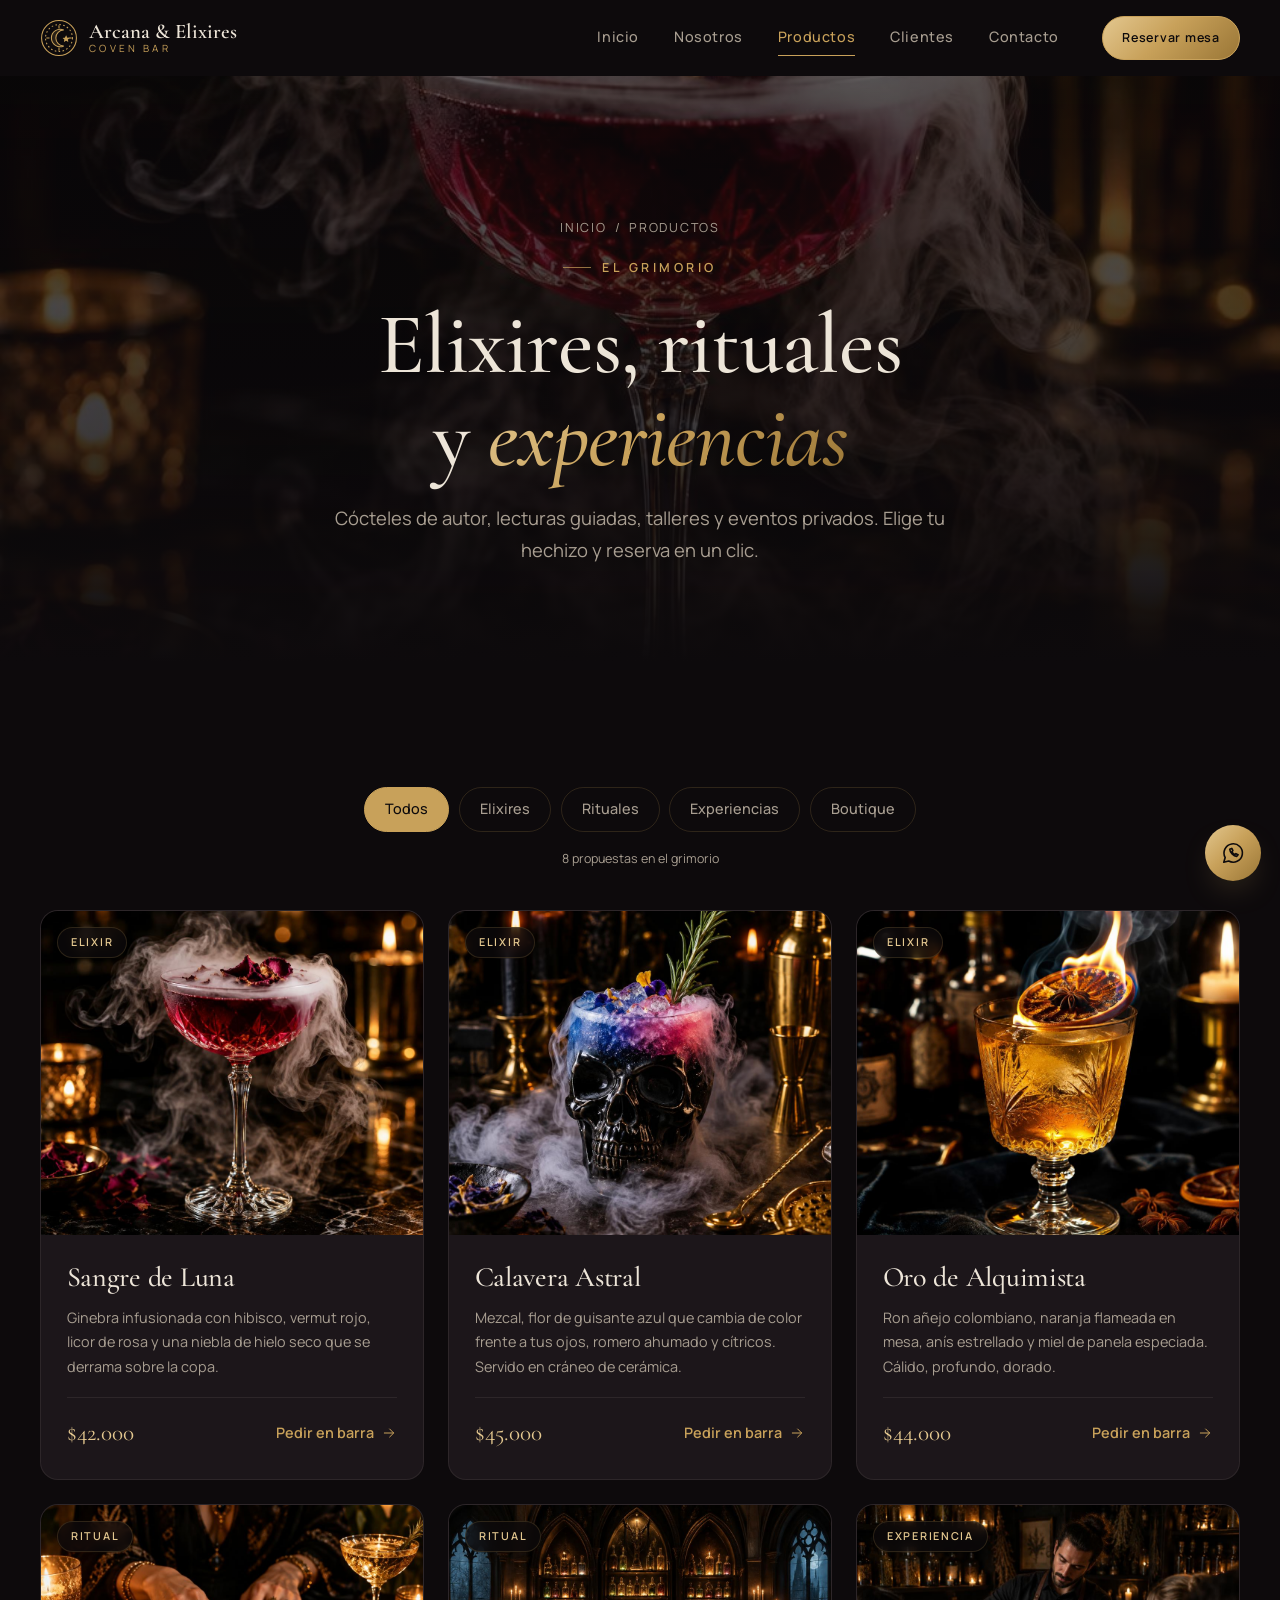
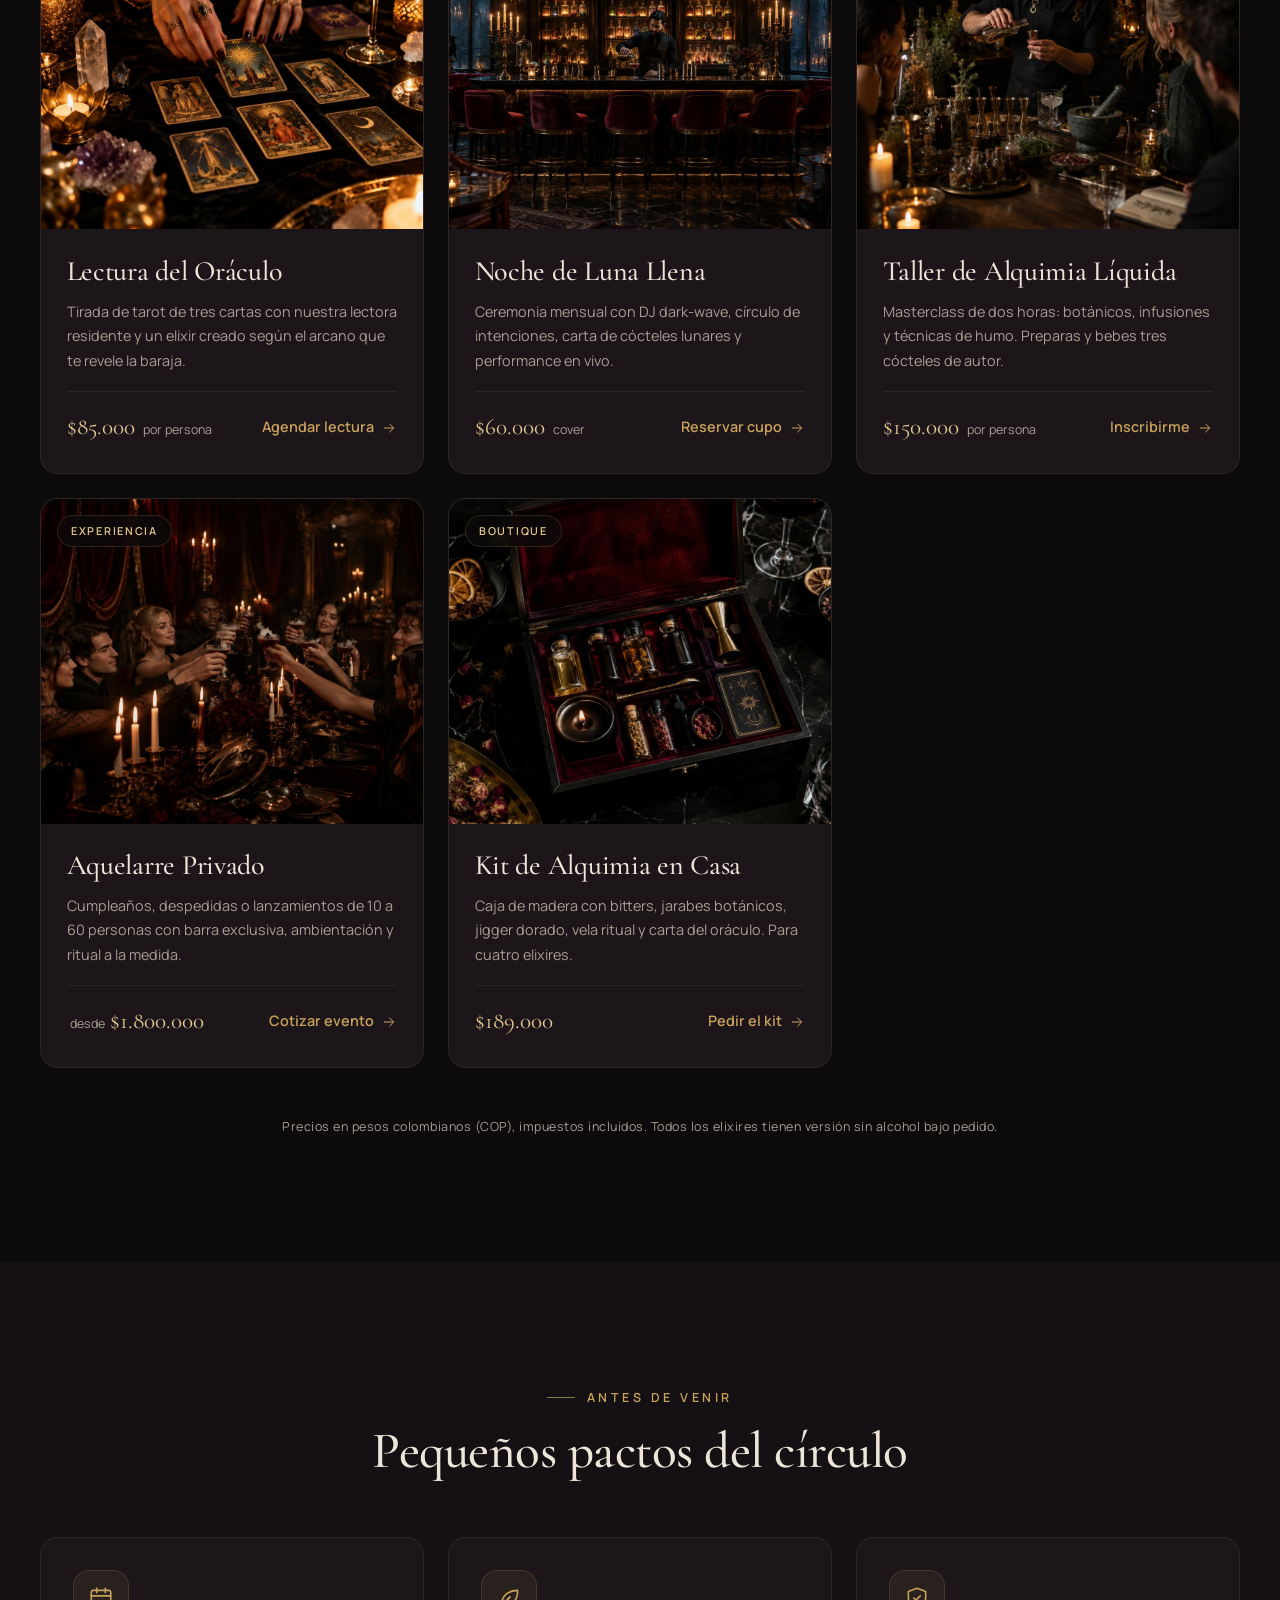
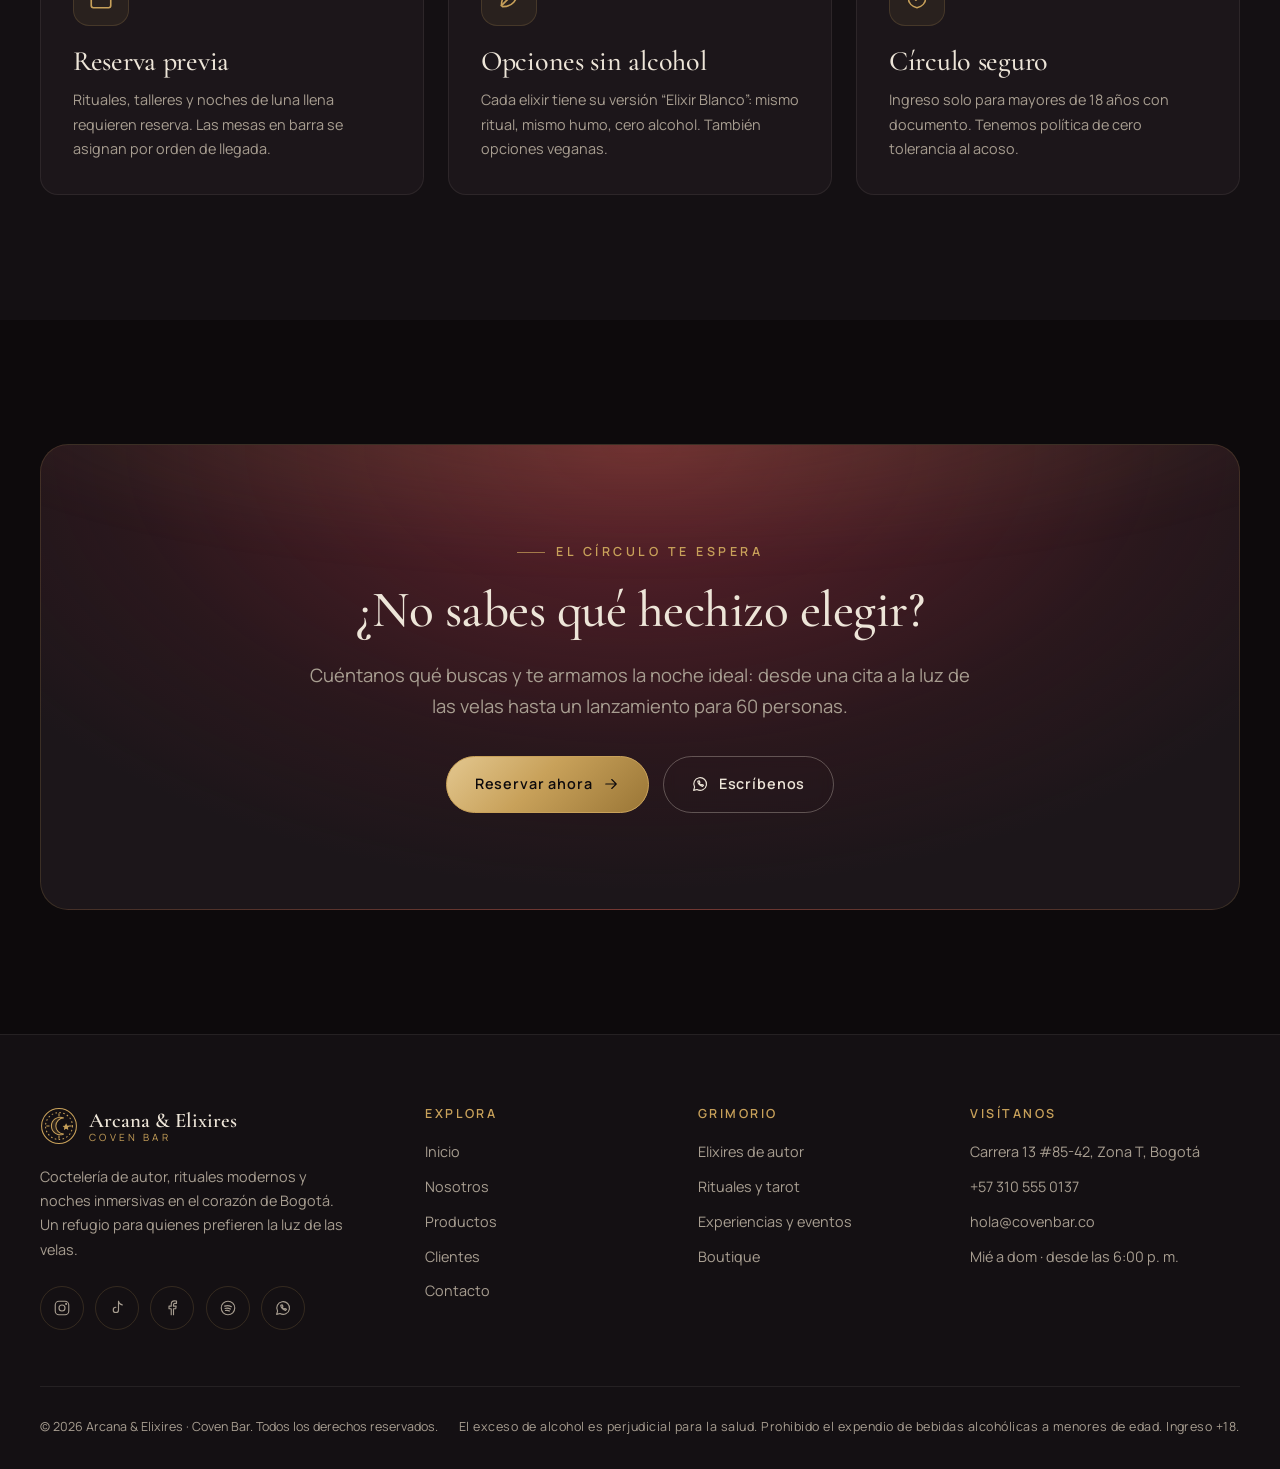
<file: arcana-elixires-coven-bar/productos.html>
<!DOCTYPE html>
<html lang="es">
<head>
  <meta charset="utf-8">
  <meta name="viewport" content="width=device-width, initial-scale=1">
  <title>Productos y experiencias | Arcana & Elixires · Coven Bar</title>
  <meta name="description" content="Catálogo de Coven Bar: cócteles de autor, lecturas de tarot, noches de luna llena, talleres de mixología, eventos privados y kits de alquimia en casa.">
  <meta name="theme-color" content="#0d0a0c">
  <meta property="og:type" content="website">
  <meta property="og:locale" content="es_CO">
  <meta property="og:site_name" content="Arcana &amp; Elixires · Coven Bar">
  <meta property="og:title" content="Productos y experiencias | Arcana & Elixires · Coven Bar">
  <meta property="og:description" content="Catálogo de Coven Bar: cócteles de autor, lecturas de tarot, noches de luna llena, talleres de mixología, eventos privados y kits de alquimia en casa.">
  <meta property="og:image" content="img/hero.jpg">
  <meta name="twitter:card" content="summary_large_image">
  <link rel="icon" href="img/favicon.svg" type="image/svg+xml">
  <link rel="preconnect" href="https://fonts.googleapis.com">
  <link rel="preconnect" href="https://fonts.gstatic.com" crossorigin>
  <link href="https://fonts.googleapis.com/css2?family=Cormorant+Garamond:ital,wght@0,400;0,500;0,600;1,400;1,500&amp;family=Manrope:wght@400;500;600;700&amp;display=swap" rel="stylesheet">
  <link rel="stylesheet" href="css/styles.css">
  <script>document.documentElement.classList.add("js");</script>
</head>
<body class="">
<a class="skip-link" href="#main">Saltar al contenido</a>
<header class="site-header">
  <nav class="nav container" aria-label="Navegación principal">
    <a class="brand" href="index.html" aria-label="Arcana &amp; Elixires · Coven Bar — Inicio">
      <svg class="brand__mark" viewBox="0 0 48 48" fill="none" stroke="currentColor" stroke-width="1.3" aria-hidden="true">
<circle cx="24" cy="24" r="22"/><circle cx="24" cy="24" r="17" stroke-dasharray="2 3"/>
<path d="M30 14a11 11 0 1 0 0 20 9 9 0 0 1 0-20z" fill="currentColor" fill-opacity=".15"/>
<path d="M24 8v4M24 36v4M8 24h4M36 24h4"/><path d="M33 22l1 2 2 .3-1.5 1.4.4 2-1.9-1-1.9 1 .4-2-1.5-1.4 2-.3z" fill="currentColor"/></svg>
      <span class="brand__text"><span class="brand__name">Arcana &amp; Elixires</span><span class="brand__sub">Coven Bar</span></span>
    </a>
    <button class="nav__toggle" type="button" aria-expanded="false" aria-controls="nav-menu" aria-label="Abrir menú"><span></span></button>
    <ul class="nav__menu" id="nav-menu">
      <li><a class="nav__link" href="index.html">Inicio</a></li><li><a class="nav__link" href="nosotros.html">Nosotros</a></li><li><a class="nav__link" href="productos.html" aria-current="page">Productos</a></li><li><a class="nav__link" href="clientes.html">Clientes</a></li><li><a class="nav__link" href="contacto.html">Contacto</a></li>
      <li class="nav__cta"><a class="btn btn--primary btn--sm" href="contacto.html?motivo=reserva">Reservar mesa</a></li>
    </ul>
  </nav>
</header>
<main id="main">
<section class="page-hero">
  <div class="page-hero__media"><img src="img/elixir-sangre.jpg" alt="" width="1280" height="960" fetchpriority="high"></div>
  <div class="container">
    <nav class="breadcrumb" aria-label="Ruta de navegación"><a href="index.html">Inicio</a><span aria-hidden="true">/</span><span aria-current="page">Productos</span></nav>
    <span class="eyebrow">El grimorio</span>
    <h1>Elixires, rituales <br>y <span class='text-gold'>experiencias</span></h1>
    <p class="lead">Cócteles de autor, lecturas guiadas, talleres y eventos privados. Elige tu hechizo y reserva en un clic.</p>
  </div>
</section>

<section class="section" aria-labelledby="catalogo-title">
  <div class="container">
    <h2 id="catalogo-title" class="sr-only">Catálogo de productos y experiencias</h2>
    <div class="filters reveal" role="group" aria-label="Filtrar por categoría"><button class="filter-btn is-active" type="button" data-filter="todos" aria-pressed="true">Todos</button><button class="filter-btn" type="button" data-filter="elixires" aria-pressed="false">Elixires</button><button class="filter-btn" type="button" data-filter="rituales" aria-pressed="false">Rituales</button><button class="filter-btn" type="button" data-filter="experiencias" aria-pressed="false">Experiencias</button><button class="filter-btn" type="button" data-filter="boutique" aria-pressed="false">Boutique</button></div>
    <p class="filter-count" aria-live="polite">8 propuestas en el grimorio</p>
    <div class="grid grid-3"><article class="product reveal" data-category="elixires" id="sangre-de-luna" style="--delay:0.00s">
  <div class="product__media">
    <img src="img/elixir-sangre.jpg" alt="Sangre de Luna — elixir de Coven Bar" loading="lazy" width="1024" height="1024">
    <span class="product__tag">Elixir</span>
  </div>
  <div class="product__body">
    <h3>Sangre de Luna</h3>
    <p>Ginebra infusionada con hibisco, vermut rojo, licor de rosa y una niebla de hielo seco que se derrama sobre la copa.</p>
    <div class="product__foot">
      <span class="price">$42.000</span>
      <a class="link-arrow" href="contacto.html?motivo=reserva&amp;producto=Sangre%20de%20Luna">Pedir en barra <svg viewBox="0 0 24 24" fill="none" stroke="currentColor" stroke-width="1.5" stroke-linecap="round" stroke-linejoin="round" aria-hidden="true"><path d="M5 12h14M13 6l6 6-6 6"/></svg></a>
    </div>
  </div>
</article><article class="product reveal" data-category="elixires" id="calavera-astral" style="--delay:0.08s">
  <div class="product__media">
    <img src="img/elixir-luna.jpg" alt="Calavera Astral — elixir de Coven Bar" loading="lazy" width="1024" height="1024">
    <span class="product__tag">Elixir</span>
  </div>
  <div class="product__body">
    <h3>Calavera Astral</h3>
    <p>Mezcal, flor de guisante azul que cambia de color frente a tus ojos, romero ahumado y cítricos. Servido en cráneo de cerámica.</p>
    <div class="product__foot">
      <span class="price">$45.000</span>
      <a class="link-arrow" href="contacto.html?motivo=reserva&amp;producto=Calavera%20Astral">Pedir en barra <svg viewBox="0 0 24 24" fill="none" stroke="currentColor" stroke-width="1.5" stroke-linecap="round" stroke-linejoin="round" aria-hidden="true"><path d="M5 12h14M13 6l6 6-6 6"/></svg></a>
    </div>
  </div>
</article><article class="product reveal" data-category="elixires" id="oro-de-alquimista" style="--delay:0.16s">
  <div class="product__media">
    <img src="img/elixir-oro.jpg" alt="Oro de Alquimista — elixir de Coven Bar" loading="lazy" width="1024" height="1024">
    <span class="product__tag">Elixir</span>
  </div>
  <div class="product__body">
    <h3>Oro de Alquimista</h3>
    <p>Ron añejo colombiano, naranja flameada en mesa, anís estrellado y miel de panela especiada. Cálido, profundo, dorado.</p>
    <div class="product__foot">
      <span class="price">$44.000</span>
      <a class="link-arrow" href="contacto.html?motivo=reserva&amp;producto=Oro%20de%20Alquimista">Pedir en barra <svg viewBox="0 0 24 24" fill="none" stroke="currentColor" stroke-width="1.5" stroke-linecap="round" stroke-linejoin="round" aria-hidden="true"><path d="M5 12h14M13 6l6 6-6 6"/></svg></a>
    </div>
  </div>
</article><article class="product reveal" data-category="rituales" id="lectura-del-oraculo" style="--delay:0.00s">
  <div class="product__media">
    <img src="img/ritual-tarot.jpg" alt="Lectura del Oráculo — ritual de Coven Bar" loading="lazy" width="1024" height="1024">
    <span class="product__tag">Ritual</span>
  </div>
  <div class="product__body">
    <h3>Lectura del Oráculo</h3>
    <p>Tirada de tarot de tres cartas con nuestra lectora residente y un elixir creado según el arcano que te revele la baraja.</p>
    <div class="product__foot">
      <span class="price">$85.000 <small>por persona</small></span>
      <a class="link-arrow" href="contacto.html?motivo=ritual&amp;producto=Lectura%20del%20Oráculo">Agendar lectura <svg viewBox="0 0 24 24" fill="none" stroke="currentColor" stroke-width="1.5" stroke-linecap="round" stroke-linejoin="round" aria-hidden="true"><path d="M5 12h14M13 6l6 6-6 6"/></svg></a>
    </div>
  </div>
</article><article class="product reveal" data-category="rituales" id="noche-de-luna-llena" style="--delay:0.08s">
  <div class="product__media">
    <img src="img/nosotros-barra.jpg" alt="Noche de Luna Llena — ritual de Coven Bar" loading="lazy" width="1024" height="1024">
    <span class="product__tag">Ritual</span>
  </div>
  <div class="product__body">
    <h3>Noche de Luna Llena</h3>
    <p>Ceremonia mensual con DJ dark-wave, círculo de intenciones, carta de cócteles lunares y performance en vivo.</p>
    <div class="product__foot">
      <span class="price">$60.000 <small>cover</small></span>
      <a class="link-arrow" href="contacto.html?motivo=ritual&amp;producto=Noche%20de%20Luna%20Llena">Reservar cupo <svg viewBox="0 0 24 24" fill="none" stroke="currentColor" stroke-width="1.5" stroke-linecap="round" stroke-linejoin="round" aria-hidden="true"><path d="M5 12h14M13 6l6 6-6 6"/></svg></a>
    </div>
  </div>
</article><article class="product reveal" data-category="experiencias" id="taller-alquimia-liquida" style="--delay:0.16s">
  <div class="product__media">
    <img src="img/taller-alquimia.jpg" alt="Taller de Alquimia Líquida — experiencia de Coven Bar" loading="lazy" width="1024" height="1024">
    <span class="product__tag">Experiencia</span>
  </div>
  <div class="product__body">
    <h3>Taller de Alquimia Líquida</h3>
    <p>Masterclass de dos horas: botánicos, infusiones y técnicas de humo. Preparas y bebes tres cócteles de autor.</p>
    <div class="product__foot">
      <span class="price">$150.000 <small>por persona</small></span>
      <a class="link-arrow" href="contacto.html?motivo=taller&amp;producto=Taller%20de%20Alquimia%20Líquida">Inscribirme <svg viewBox="0 0 24 24" fill="none" stroke="currentColor" stroke-width="1.5" stroke-linecap="round" stroke-linejoin="round" aria-hidden="true"><path d="M5 12h14M13 6l6 6-6 6"/></svg></a>
    </div>
  </div>
</article><article class="product reveal" data-category="experiencias" id="aquelarre-privado" style="--delay:0.00s">
  <div class="product__media">
    <img src="img/evento-privado.jpg" alt="Aquelarre Privado — experiencia de Coven Bar" loading="lazy" width="1024" height="1024">
    <span class="product__tag">Experiencia</span>
  </div>
  <div class="product__body">
    <h3>Aquelarre Privado</h3>
    <p>Cumpleaños, despedidas o lanzamientos de 10 a 60 personas con barra exclusiva, ambientación y ritual a la medida.</p>
    <div class="product__foot">
      <span class="price"><small>desde</small> $1.800.000</span>
      <a class="link-arrow" href="contacto.html?motivo=evento&amp;producto=Aquelarre%20Privado">Cotizar evento <svg viewBox="0 0 24 24" fill="none" stroke="currentColor" stroke-width="1.5" stroke-linecap="round" stroke-linejoin="round" aria-hidden="true"><path d="M5 12h14M13 6l6 6-6 6"/></svg></a>
    </div>
  </div>
</article><article class="product reveal" data-category="boutique" id="kit-alquimia-en-casa" style="--delay:0.08s">
  <div class="product__media">
    <img src="img/kit-alquimia.jpg" alt="Kit de Alquimia en Casa — boutique de Coven Bar" loading="lazy" width="1024" height="1024">
    <span class="product__tag">Boutique</span>
  </div>
  <div class="product__body">
    <h3>Kit de Alquimia en Casa</h3>
    <p>Caja de madera con bitters, jarabes botánicos, jigger dorado, vela ritual y carta del oráculo. Para cuatro elixires.</p>
    <div class="product__foot">
      <span class="price">$189.000</span>
      <a class="link-arrow" href="contacto.html?motivo=boutique&amp;producto=Kit%20de%20Alquimia%20en%20Casa">Pedir el kit <svg viewBox="0 0 24 24" fill="none" stroke="currentColor" stroke-width="1.5" stroke-linecap="round" stroke-linejoin="round" aria-hidden="true"><path d="M5 12h14M13 6l6 6-6 6"/></svg></a>
    </div>
  </div>
</article></div>
    <p class="age-note center mt-3">Precios en pesos colombianos (COP), impuestos incluidos. Todos los elixires tienen versión sin alcohol bajo pedido.</p>
  </div>
</section>

<section class="section section--alt" aria-labelledby="info-title">
  <div class="container">
    <div class="section-head section-head--center reveal">
      <span class="eyebrow">Antes de venir</span>
      <h2 id="info-title">Pequeños pactos del círculo</h2>
    </div>
    <div class="grid grid-3">
      <article class="card reveal"><span class="icon-badge"><svg viewBox="0 0 24 24" fill="none" stroke="currentColor" stroke-width="1.5" stroke-linecap="round" stroke-linejoin="round" aria-hidden="true"><rect x="3" y="5" width="18" height="16" rx="2"/><path d="M3 10h18M8 3v4M16 3v4"/></svg></span><h3>Reserva previa</h3><p>Rituales, talleres y noches de luna llena requieren reserva. Las mesas en barra se asignan por orden de llegada.</p></article>
      <article class="card reveal" style="--delay:.08s"><span class="icon-badge"><svg viewBox="0 0 24 24" fill="none" stroke="currentColor" stroke-width="1.5" stroke-linecap="round" stroke-linejoin="round" aria-hidden="true"><path d="M5 19c0-9 6-14 15-14 0 9-5 15-14 15"/><path d="M5 19l8-8"/></svg></span><h3>Opciones sin alcohol</h3><p>Cada elixir tiene su versión “Elixir Blanco”: mismo ritual, mismo humo, cero alcohol. También opciones veganas.</p></article>
      <article class="card reveal" style="--delay:.16s"><span class="icon-badge"><svg viewBox="0 0 24 24" fill="none" stroke="currentColor" stroke-width="1.5" stroke-linecap="round" stroke-linejoin="round" aria-hidden="true"><path d="M12 3l8 3v6c0 4.5-3.4 8-8 9-4.6-1-8-4.5-8-9V6z"/><path d="M9 12l2 2 4-4"/></svg></span><h3>Círculo seguro</h3><p>Ingreso solo para mayores de 18 años con documento. Tenemos política de cero tolerancia al acoso.</p></article>
    </div>
  </div>
</section>
<section class="section">
  <div class="container">
    <div class="cta-band reveal">
      <div>
        <span class="eyebrow">El círculo te espera</span>
        <h2>¿No sabes qué hechizo elegir?</h2>
        <p class="lead">Cuéntanos qué buscas y te armamos la noche ideal: desde una cita a la luz de las velas hasta un lanzamiento para 60 personas.</p>
        <div class="cta-band__actions">
          <a class="btn btn--primary" href="contacto.html?motivo=reserva">Reservar ahora <svg viewBox="0 0 24 24" fill="none" stroke="currentColor" stroke-width="1.5" stroke-linecap="round" stroke-linejoin="round" aria-hidden="true"><path d="M5 12h14M13 6l6 6-6 6"/></svg></a>
          <a class="btn btn--ghost" href="https://wa.me/573105550137" target="_blank" rel="noopener"><svg viewBox="0 0 24 24" fill="none" stroke="currentColor" stroke-width="1.5" stroke-linecap="round" stroke-linejoin="round" aria-hidden="true"><path d="M3.5 20.5l1.3-4.3A8.5 8.5 0 1 1 8 19.4z"/><path d="M9 8.5c.2 3 3.4 6.4 6.5 6.6l1.2-1.5-2-1-1 .8a5 5 0 0 1-2.6-2.6l.8-1-1-2z"/></svg> Escríbenos</a>
        </div>
      </div>
    </div>
  </div>
</section>
</main>
<footer class="site-footer">
  <div class="container">
    <div class="footer-grid">
      <div class="footer-about">
        <a class="brand" href="index.html" aria-label="Arcana &amp; Elixires — Inicio"><svg class="brand__mark" viewBox="0 0 48 48" fill="none" stroke="currentColor" stroke-width="1.3" aria-hidden="true">
<circle cx="24" cy="24" r="22"/><circle cx="24" cy="24" r="17" stroke-dasharray="2 3"/>
<path d="M30 14a11 11 0 1 0 0 20 9 9 0 0 1 0-20z" fill="currentColor" fill-opacity=".15"/>
<path d="M24 8v4M24 36v4M8 24h4M36 24h4"/><path d="M33 22l1 2 2 .3-1.5 1.4.4 2-1.9-1-1.9 1 .4-2-1.5-1.4 2-.3z" fill="currentColor"/></svg><span class="brand__text"><span class="brand__name">Arcana &amp; Elixires</span><span class="brand__sub">Coven Bar</span></span></a>
        <p>Coctelería de autor, rituales modernos y noches inmersivas en el corazón de Bogotá. Un refugio para quienes prefieren la luz de las velas.</p>
        <div class="socials "><a class="social" href="https://instagram.com/covenbar.co" target="_blank" rel="noopener" aria-label="Instagram de Coven Bar"><svg viewBox="0 0 24 24" fill="none" stroke="currentColor" stroke-width="1.5" stroke-linecap="round" stroke-linejoin="round" aria-hidden="true"><rect x="3" y="3" width="18" height="18" rx="5"/><circle cx="12" cy="12" r="4"/><circle cx="17.5" cy="6.5" r=".6" fill="currentColor"/></svg></a><a class="social" href="https://tiktok.com/@covenbar.co" target="_blank" rel="noopener" aria-label="TikTok de Coven Bar"><svg viewBox="0 0 24 24" fill="none" stroke="currentColor" stroke-width="1.5" stroke-linecap="round" stroke-linejoin="round" aria-hidden="true"><path d="M14 3v11.5a3.5 3.5 0 1 1-3.5-3.5"/><path d="M14 3c.5 2.8 2.3 4.5 5 4.8"/></svg></a><a class="social" href="https://facebook.com/covenbar.co" target="_blank" rel="noopener" aria-label="Facebook de Coven Bar"><svg viewBox="0 0 24 24" fill="none" stroke="currentColor" stroke-width="1.5" stroke-linecap="round" stroke-linejoin="round" aria-hidden="true"><path d="M14 21v-8h3l.5-3.5H14V7.5c0-1 .4-1.7 1.8-1.7H18V2.7A22 22 0 0 0 15.3 2.5C12.6 2.5 11 4.1 11 7v2.5H8V13h3v8"/></svg></a><a class="social" href="https://open.spotify.com/" target="_blank" rel="noopener" aria-label="Spotify de Coven Bar"><svg viewBox="0 0 24 24" fill="none" stroke="currentColor" stroke-width="1.5" stroke-linecap="round" stroke-linejoin="round" aria-hidden="true"><circle cx="12" cy="12" r="9"/><path d="M7.5 9.5c3-1 6.5-.7 9 .8M8 12.6c2.5-.7 5.2-.4 7.3.8M8.6 15.4c2-.5 3.8-.3 5.4.6"/></svg></a><a class="social" href="https://wa.me/573105550137" target="_blank" rel="noopener" aria-label="WhatsApp de Coven Bar"><svg viewBox="0 0 24 24" fill="none" stroke="currentColor" stroke-width="1.5" stroke-linecap="round" stroke-linejoin="round" aria-hidden="true"><path d="M3.5 20.5l1.3-4.3A8.5 8.5 0 1 1 8 19.4z"/><path d="M9 8.5c.2 3 3.4 6.4 6.5 6.6l1.2-1.5-2-1-1 .8a5 5 0 0 1-2.6-2.6l.8-1-1-2z"/></svg></a></div>
      </div>
      <div class="footer-col">
        <h2>Explora</h2>
        <ul><li><a href="index.html">Inicio</a></li><li><a href="nosotros.html">Nosotros</a></li><li><a href="productos.html">Productos</a></li><li><a href="clientes.html">Clientes</a></li><li><a href="contacto.html">Contacto</a></li></ul>
      </div>
      <div class="footer-col">
        <h2>Grimorio</h2>
        <ul>
          <li><a href="productos.html#elixires">Elixires de autor</a></li>
          <li><a href="productos.html#rituales">Rituales y tarot</a></li>
          <li><a href="productos.html#experiencias">Experiencias y eventos</a></li>
          <li><a href="productos.html#boutique">Boutique</a></li>
        </ul>
      </div>
      <div class="footer-col">
        <h2>Visítanos</h2>
        <ul>
          <li>Carrera 13 #85-42, Zona T, Bogotá</li>
          <li><a href="tel:+573105550137">+57 310 555 0137</a></li>
          <li><a href="mailto:hola@covenbar.co">hola@covenbar.co</a></li>
          <li>Mié a dom · desde las 6:00 p. m.</li>
        </ul>
      </div>
    </div>
    <div class="footer-bottom">
      <p>© <span data-year>2026</span> Arcana &amp; Elixires · Coven Bar. Todos los derechos reservados.</p>
      <p class="age-note">El exceso de alcohol es perjudicial para la salud. Prohibido el expendio de bebidas alcohólicas a menores de edad. Ingreso +18.</p>
    </div>
  </div>
</footer>
<a class="float-wa" href="https://wa.me/573105550137?text=Hola%20Coven%20Bar%2C%20quiero%20reservar" target="_blank" rel="noopener" aria-label="Escríbenos por WhatsApp"><svg viewBox="0 0 24 24" fill="none" stroke="currentColor" stroke-width="1.5" stroke-linecap="round" stroke-linejoin="round" aria-hidden="true"><path d="M3.5 20.5l1.3-4.3A8.5 8.5 0 1 1 8 19.4z"/><path d="M9 8.5c.2 3 3.4 6.4 6.5 6.6l1.2-1.5-2-1-1 .8a5 5 0 0 1-2.6-2.6l.8-1-1-2z"/></svg></a>
<script src="js/main.js" defer></script>
</body>
</html>
</file>
<file: arcana-elixires-coven-bar/css/styles.css>
/* =========================================================
   Arcana & Elixires · Coven Bar — Hoja de estilos principal
   Mobile-first · Variables de diseño centralizadas
   ========================================================= */

/* ---------- 1. Tokens de diseño ---------- */
:root {
  /* Paleta */
  --ink: #0d0a0c;          /* fondo principal */
  --ink-2: #141013;        /* superficies */
  --ink-3: #1c161a;        /* tarjetas */
  --ink-4: #261e23;        /* hover tarjetas */
  --bone: #ede5d8;         /* texto principal */
  --bone-dim: #a89e91;     /* texto secundario */
  --gold: #c8a15a;         /* acento principal */
  --gold-soft: #e3c78f;    /* acento claro */
  --oxblood: #7a1f2b;      /* acento secundario */
  --oxblood-2: #9d2b3a;
  --line: rgba(200, 161, 90, 0.18);
  --line-soft: rgba(237, 229, 216, 0.08);

  /* Degradados y sombras */
  --grad-gold: linear-gradient(135deg, #e3c78f 0%, #c8a15a 45%, #9a7636 100%);
  --grad-veil: linear-gradient(180deg, rgba(13,10,12,.25) 0%, rgba(13,10,12,.55) 60%, var(--ink) 100%);
  --grad-ember: radial-gradient(60% 60% at 50% 0%, rgba(122,31,43,.35) 0%, transparent 70%);
  --shadow-sm: 0 4px 14px rgba(0,0,0,.35);
  --shadow-md: 0 18px 40px -18px rgba(0,0,0,.7);
  --shadow-gold: 0 14px 34px -14px rgba(200,161,90,.45);

  /* Tipografía */
  --font-display: "Cormorant Garamond", "Times New Roman", serif;
  --font-body: "Manrope", system-ui, -apple-system, "Segoe UI", sans-serif;
  --fs-xs: .78rem;
  --fs-sm: .9rem;
  --fs-base: 1rem;
  --fs-lg: 1.15rem;
  --fs-h3: clamp(1.4rem, 1.2rem + .8vw, 1.75rem);
  --fs-h2: clamp(2rem, 1.5rem + 2.2vw, 3.2rem);
  --fs-h1: clamp(2.7rem, 1.8rem + 4.5vw, 5.6rem);

  /* Espaciado y forma */
  --space-section: clamp(4.5rem, 3rem + 6vw, 8.5rem);
  --container: 1200px;
  --radius-sm: 10px;
  --radius: 18px;
  --radius-lg: 28px;
  --radius-pill: 999px;

  /* Movimiento */
  --ease: cubic-bezier(.22, .61, .36, 1);
  --dur: .35s;
  --header-h: 76px;
}

/* ---------- 2. Reset y base ---------- */
*, *::before, *::after { box-sizing: border-box; margin: 0; padding: 0; }
html { scroll-behavior: smooth; -webkit-text-size-adjust: 100%; scroll-padding-top: var(--header-h); }
body {
  font-family: var(--font-body);
  font-size: var(--fs-base);
  line-height: 1.7;
  color: var(--bone);
  background: var(--ink);
  -webkit-font-smoothing: antialiased;
  overflow-x: hidden;
  animation: page-in .6s var(--ease) both;
}
img { display: block; max-width: 100%; height: auto; }
a { color: inherit; text-decoration: none; }
button, input, textarea, select { font: inherit; color: inherit; }
ul { list-style: none; }
::selection { background: var(--oxblood); color: var(--bone); }
:focus-visible { outline: 2px solid var(--gold); outline-offset: 3px; border-radius: 4px; }

.skip-link {
  position: absolute; left: 1rem; top: -100px; z-index: 200;
  background: var(--gold); color: var(--ink); padding: .6rem 1rem; border-radius: var(--radius-sm);
}
.skip-link:focus { top: 1rem; }

/* ---------- 3. Tipografía ---------- */
h1, h2, h3, h4 { font-family: var(--font-display); font-weight: 500; line-height: 1.08; letter-spacing: -.01em; color: var(--bone); }
h1 { font-size: var(--fs-h1); }
h2 { font-size: var(--fs-h2); }
h3 { font-size: var(--fs-h3); line-height: 1.2; }
p { color: var(--bone-dim); }
.lead { font-size: var(--fs-lg); color: var(--bone-dim); max-width: 60ch; }
.eyebrow {
  display: inline-flex; align-items: center; gap: .7rem;
  font-size: var(--fs-xs); font-weight: 600; letter-spacing: .28em; text-transform: uppercase;
  color: var(--gold);
}
.eyebrow::before { content: ""; width: 28px; height: 1px; background: currentColor; opacity: .7; }
.text-gold {
  background: var(--grad-gold); -webkit-background-clip: text; background-clip: text; color: transparent;
  font-style: italic;
}

/* ---------- 4. Layout ---------- */
.container { width: min(100% - 2.5rem, var(--container)); margin-inline: auto; }
.section { padding-block: var(--space-section); position: relative; }
.section--alt { background: var(--ink-2); }
.section--ember { background: var(--grad-ember), var(--ink); }
.section-head { display: grid; gap: 1rem; margin-bottom: clamp(2.5rem, 2rem + 2vw, 4rem); max-width: 720px; }
.section-head--center { margin-inline: auto; text-align: center; justify-items: center; }
.grid { display: grid; gap: 1.5rem; }
.grid-2, .grid-3, .grid-4 { grid-template-columns: 1fr; }
.split { display: grid; gap: clamp(2.5rem, 2rem + 3vw, 5rem); align-items: center; }

@media (min-width: 640px) {
  .grid-2, .grid-4 { grid-template-columns: repeat(2, 1fr); }
  .grid-3 { grid-template-columns: repeat(2, 1fr); }
}
@media (min-width: 960px) {
  .grid-3 { grid-template-columns: repeat(3, 1fr); }
  .grid-4 { grid-template-columns: repeat(4, 1fr); }
  .split { grid-template-columns: 1fr 1fr; }
  .split--wide-left { grid-template-columns: 1.15fr .85fr; }
}

.divider {
  display: flex; align-items: center; justify-content: center; gap: 1rem; color: var(--gold); opacity: .7;
}
.divider::before, .divider::after { content: ""; height: 1px; width: 80px; background: var(--line); }

/* ---------- 5. Botones ---------- */
.btn {
  --btn-bg: transparent; --btn-fg: var(--bone); --btn-bd: var(--line);
  display: inline-flex; align-items: center; justify-content: center; gap: .6rem;
  padding: .95rem 1.7rem; border-radius: var(--radius-pill);
  background: var(--btn-bg); color: var(--btn-fg); border: 1px solid var(--btn-bd);
  font-size: var(--fs-sm); font-weight: 600; letter-spacing: .06em;
  cursor: pointer; white-space: nowrap;
  transition: transform var(--dur) var(--ease), box-shadow var(--dur) var(--ease),
              background-color var(--dur) var(--ease), border-color var(--dur) var(--ease), color var(--dur) var(--ease);
}
.btn svg { width: 18px; height: 18px; transition: transform var(--dur) var(--ease); }
.btn:hover { transform: translateY(-2px); }
.btn:hover svg { transform: translateX(3px); }
.btn:active { transform: translateY(0); }
.btn--primary { --btn-bg: var(--gold); --btn-fg: var(--ink); --btn-bd: var(--gold); background-image: var(--grad-gold); }
.btn--primary:hover { box-shadow: var(--shadow-gold); }
.btn--ghost { --btn-bd: rgba(237,229,216,.3); backdrop-filter: blur(6px); }
.btn--ghost:hover { --btn-bd: var(--gold); --btn-fg: var(--gold-soft); background: rgba(200,161,90,.08); }
.btn--blood { --btn-bg: var(--oxblood); --btn-bd: var(--oxblood); }
.btn--blood:hover { --btn-bg: var(--oxblood-2); box-shadow: 0 14px 30px -14px rgba(157,43,58,.7); }
.btn--sm { padding: .65rem 1.2rem; font-size: var(--fs-xs); }
.btn--block { width: 100%; }
.link-arrow {
  display: inline-flex; align-items: center; gap: .45rem; color: var(--gold); font-weight: 600; font-size: var(--fs-sm);
  transition: gap var(--dur) var(--ease), color var(--dur) var(--ease);
}
.link-arrow svg { width: 16px; height: 16px; }
.link-arrow:hover { gap: .8rem; color: var(--gold-soft); }

/* ---------- 6. Header / navegación ---------- */
.site-header {
  position: sticky; top: 0; z-index: 100; height: var(--header-h);
  transition: background-color var(--dur) var(--ease), border-color var(--dur) var(--ease), height var(--dur) var(--ease);
  border-bottom: 1px solid transparent;
}
.site-header.is-scrolled, .site-header.is-solid {
  background: rgba(13,10,12,.82); backdrop-filter: blur(14px); -webkit-backdrop-filter: blur(14px);
  border-bottom-color: var(--line-soft);
}
.page-home .site-header { position: fixed; inset: 0 0 auto 0; }
.nav { height: 100%; display: flex; align-items: center; justify-content: space-between; gap: 1rem; }
.brand { display: flex; align-items: center; gap: .7rem; }
.brand__mark { width: 38px; height: 38px; color: var(--gold); flex-shrink: 0; transition: transform .8s var(--ease); }
.brand:hover .brand__mark { transform: rotate(180deg); }
.brand__text { display: grid; line-height: 1.05; }
.brand__name { font-family: var(--font-display); font-size: 1.3rem; font-weight: 600; color: var(--bone); }
.brand__sub { font-size: .62rem; letter-spacing: .32em; text-transform: uppercase; color: var(--gold); }

.nav__menu {
  position: fixed; inset: var(--header-h) 0 0 0; z-index: 99;
  display: flex; flex-direction: column; gap: .25rem; padding: 2rem 1.5rem;
  background: var(--ink); border-top: 1px solid var(--line-soft);
  opacity: 0; visibility: hidden; transform: translateY(-12px);
  transition: opacity var(--dur) var(--ease), transform var(--dur) var(--ease), visibility var(--dur);
}
.nav__menu.is-open { opacity: 1; visibility: visible; transform: none; }
.nav__link {
  position: relative; display: block; padding: .9rem 0;
  font-family: var(--font-display); font-size: 1.9rem; color: var(--bone);
  border-bottom: 1px solid var(--line-soft); transition: color var(--dur) var(--ease);
}
.nav__link:hover, .nav__link[aria-current="page"] { color: var(--gold); }
.nav__cta { margin-top: 1.5rem; }
.nav__toggle {
  width: 46px; height: 46px; display: grid; place-items: center; border-radius: 50%;
  background: transparent; border: 1px solid var(--line); cursor: pointer;
}
.nav__toggle span, .nav__toggle span::before, .nav__toggle span::after {
  display: block; width: 18px; height: 1.5px; background: var(--bone); position: relative;
  transition: transform var(--dur) var(--ease), background-color var(--dur);
}
.nav__toggle span::before, .nav__toggle span::after { content: ""; position: absolute; left: 0; }
.nav__toggle span::before { top: -6px; }
.nav__toggle span::after { top: 6px; }
.nav__toggle[aria-expanded="true"] span { background: transparent; }
.nav__toggle[aria-expanded="true"] span::before { transform: translateY(6px) rotate(45deg); }
.nav__toggle[aria-expanded="true"] span::after { transform: translateY(-6px) rotate(-45deg); }
body.menu-open { overflow: hidden; }
body.menu-open .site-header { background: var(--ink); border-bottom-color: var(--line-soft); }

@media (min-width: 960px) {
  .nav__toggle { display: none; }
  .nav__menu {
    position: static; flex-direction: row; align-items: center; gap: 2.2rem; padding: 0;
    background: none; border: 0; opacity: 1; visibility: visible; transform: none;
  }
  .nav__link {
    font-family: var(--font-body); font-size: var(--fs-sm); font-weight: 500; letter-spacing: .04em;
    padding: .4rem 0; border: 0; color: var(--bone-dim);
  }
  .nav__link::after {
    content: ""; position: absolute; left: 0; bottom: 0; height: 1px; width: 100%;
    background: var(--gold); transform: scaleX(0); transform-origin: right; transition: transform var(--dur) var(--ease);
  }
  .nav__link:hover::after, .nav__link[aria-current="page"]::after { transform: scaleX(1); transform-origin: left; }
  .nav__cta { margin: 0 0 0 .5rem; }
}

/* ---------- 7. Hero ---------- */
.hero {
  position: relative; min-height: 100svh; display: flex; align-items: flex-end;
  padding: calc(var(--header-h) + 3rem) 0 clamp(3rem, 2rem + 5vw, 6rem); isolation: isolate; overflow: hidden;
}
.hero__media { position: absolute; inset: 0; z-index: -2; }
.hero__media img { width: 100%; height: 100%; object-fit: cover; transform: scale(1.06); animation: slow-zoom 18s var(--ease) forwards; }
.hero::before { content: ""; position: absolute; inset: 0; z-index: -1; background: linear-gradient(180deg, rgba(13,10,12,.45) 0%, rgba(13,10,12,0) 22%, rgba(13,10,12,.15) 55%, var(--ink) 100%); }
.hero::after {
  content: ""; position: absolute; inset: 0; z-index: -1;
  background: linear-gradient(90deg, rgba(13,10,12,.8) 0%, rgba(13,10,12,.35) 45%, rgba(13,10,12,0) 75%);
}
.hero__content { display: grid; gap: 1.6rem; max-width: 760px; }
.hero__actions { display: flex; flex-wrap: wrap; gap: .9rem; margin-top: .6rem; }
.hero__meta {
  display: flex; flex-wrap: wrap; gap: 1.5rem 2.5rem; margin-top: 2.5rem; padding-top: 2rem;
  border-top: 1px solid var(--line-soft);
}
.hero__meta div { display: grid; }
@media (max-width: 639px) {
  .hero__meta { display: grid; grid-template-columns: repeat(3, 1fr); gap: 1rem; margin-top: 1.5rem; padding-top: 1.5rem; }
  .hero__meta strong { font-size: 1.6rem; }
  .hero__meta span { font-size: .62rem; letter-spacing: .08em; }
  .hero .eyebrow { letter-spacing: .18em; font-size: .7rem; }
  .hero .eyebrow::before { display: none; }
}
.hero__meta strong { font-family: var(--font-display); font-size: 2rem; font-weight: 500; color: var(--gold-soft); line-height: 1; }
.hero__meta span { font-size: var(--fs-xs); letter-spacing: .12em; text-transform: uppercase; color: var(--bone-dim); margin-top: .4rem; }
.scroll-hint {
  position: absolute; right: 2rem; bottom: 2rem; display: none; writing-mode: vertical-rl;
  font-size: var(--fs-xs); letter-spacing: .3em; text-transform: uppercase; color: var(--bone-dim);
}
.scroll-hint::after { content: ""; display: block; width: 1px; height: 60px; margin: 1rem auto 0; background: var(--gold); animation: drip 2.4s var(--ease) infinite; transform-origin: top; }
@media (min-width: 960px) { .scroll-hint { display: block; } }

/* Hero interno (páginas secundarias) */
.page-hero {
  position: relative; padding: clamp(5rem, 4rem + 6vw, 9rem) 0 clamp(3.5rem, 3rem + 4vw, 6rem);
  isolation: isolate; overflow: hidden; text-align: center;
}
.page-hero__media { position: absolute; inset: 0; z-index: -2; }
.page-hero__media img { width: 100%; height: 100%; object-fit: cover; opacity: .45; }
.page-hero::before { content: ""; position: absolute; inset: 0; z-index: -1; background: var(--grad-veil); }
.page-hero .container { display: grid; gap: 1.2rem; justify-items: center; }
.page-hero .lead { margin-inline: auto; }
.breadcrumb { display: flex; gap: .5rem; font-size: var(--fs-xs); letter-spacing: .14em; text-transform: uppercase; color: var(--bone-dim); }
.breadcrumb a:hover { color: var(--gold); }

/* ---------- 8. Tarjetas ---------- */
.card {
  position: relative; background: var(--ink-3); border: 1px solid var(--line-soft); border-radius: var(--radius);
  padding: 2rem; transition: transform var(--dur) var(--ease), border-color var(--dur) var(--ease), background-color var(--dur) var(--ease), box-shadow var(--dur) var(--ease);
}
.card:hover { transform: translateY(-6px); border-color: var(--line); background: var(--ink-4); box-shadow: var(--shadow-md); }
.card h3 { margin: 1.2rem 0 .6rem; }
.card p { font-size: var(--fs-sm); }
.icon-badge {
  width: 56px; height: 56px; display: grid; place-items: center; border-radius: 16px;
  color: var(--gold); background: rgba(200,161,90,.08); border: 1px solid var(--line);
  transition: transform var(--dur) var(--ease), background-color var(--dur) var(--ease);
}
.icon-badge svg { width: 26px; height: 26px; }
.card:hover .icon-badge { transform: rotate(-6deg) scale(1.05); background: rgba(200,161,90,.14); }
.card__num { position: absolute; top: 1.6rem; right: 1.8rem; font-family: var(--font-display); font-size: 1rem; color: var(--gold); opacity: .55; }

/* Tarjeta de producto */
.product {
  display: flex; flex-direction: column; overflow: hidden; border-radius: var(--radius);
  background: var(--ink-3); border: 1px solid var(--line-soft);
  transition: transform var(--dur) var(--ease), border-color var(--dur) var(--ease), box-shadow var(--dur) var(--ease), opacity .4s var(--ease);
}
.product:hover { transform: translateY(-6px); border-color: var(--line); box-shadow: var(--shadow-md); }
.product__media { position: relative; aspect-ratio: 4 / 3.4; overflow: hidden; }
.product__media img { width: 100%; height: 100%; object-fit: cover; transition: transform .9s var(--ease); }
.product:hover .product__media img { transform: scale(1.06); }
.product__tag {
  position: absolute; top: 1rem; left: 1rem; padding: .35rem .8rem; border-radius: var(--radius-pill);
  font-size: .68rem; font-weight: 600; letter-spacing: .16em; text-transform: uppercase;
  background: rgba(13,10,12,.7); backdrop-filter: blur(6px); color: var(--gold-soft); border: 1px solid var(--line);
}
.product__body { display: flex; flex-direction: column; gap: .7rem; padding: 1.6rem; flex: 1; }
.product__body p { font-size: var(--fs-sm); flex: 1; }
.product__foot { display: flex; align-items: center; justify-content: space-between; gap: 1rem; padding-top: 1rem; margin-top: .4rem; border-top: 1px solid var(--line-soft); }
.price { font-family: var(--font-display); font-size: 1.45rem; color: var(--gold-soft); }
.price small { font-family: var(--font-body); font-size: var(--fs-xs); color: var(--bone-dim); margin-left: .2rem; }
.product.is-hidden { display: none; }

/* Filtros */
.filters { display: flex; flex-wrap: wrap; justify-content: center; gap: .6rem; margin-bottom: 3rem; }
.filter-btn {
  padding: .6rem 1.25rem; border-radius: var(--radius-pill); cursor: pointer;
  background: transparent; border: 1px solid var(--line); color: var(--bone-dim);
  font-size: var(--fs-sm); font-weight: 500; transition: all var(--dur) var(--ease);
}
.filter-btn:hover { color: var(--bone); border-color: var(--gold); }
.filter-btn.is-active { background: var(--gold); border-color: var(--gold); color: var(--ink); }
.filter-count { font-size: var(--fs-xs); color: var(--bone-dim); text-align: center; margin-top: -2rem; margin-bottom: 2.5rem; }

/* ---------- 9. Bloques específicos ---------- */
/* Imagen con marco */
.framed { position: relative; border-radius: var(--radius-lg); overflow: hidden; box-shadow: var(--shadow-md); }
.framed img { width: 100%; height: 100%; object-fit: cover; }
.framed::after { content: ""; position: absolute; inset: 12px; border: 1px solid rgba(227,199,143,.35); border-radius: calc(var(--radius-lg) - 8px); pointer-events: none; }
.framed--tall { aspect-ratio: 4 / 5; }
.framed--wide { aspect-ratio: 4 / 3; }

/* Lista de características */
.checklist { display: grid; gap: .9rem; margin: 1.8rem 0 2.2rem; }
.checklist li { display: flex; gap: .8rem; align-items: flex-start; color: var(--bone); font-size: var(--fs-sm); }
.checklist svg { width: 20px; height: 20px; color: var(--gold); flex-shrink: 0; margin-top: .15rem; }

/* Testimonio destacado */
.quote-block { text-align: center; max-width: 860px; margin-inline: auto; display: grid; gap: 2rem; justify-items: center; }
.quote-block blockquote {
  font-family: var(--font-display); font-style: italic; font-size: clamp(1.6rem, 1.2rem + 1.8vw, 2.6rem);
  line-height: 1.3; color: var(--bone);
}
.quote-block cite { font-style: normal; display: flex; align-items: center; gap: 1rem; text-align: left; }
.avatar { width: 56px; height: 56px; border-radius: 50%; object-fit: cover; border: 1px solid var(--gold); }
.cite-name { display: block; color: var(--bone); font-weight: 600; }
.cite-role { display: block; font-size: var(--fs-xs); color: var(--bone-dim); letter-spacing: .06em; }
.stars { display: inline-flex; gap: .2rem; color: var(--gold); }
.stars svg { width: 18px; height: 18px; }

/* Prueba social */
.proof { display: grid; gap: 1.2rem; grid-template-columns: repeat(2, 1fr); margin-top: 4rem; }
.proof__item { text-align: center; padding: 1.6rem 1rem; border: 1px solid var(--line-soft); border-radius: var(--radius); }
.proof__item strong { display: block; font-family: var(--font-display); font-size: clamp(2rem, 1.6rem + 1.5vw, 2.8rem); font-weight: 500; color: var(--gold-soft); line-height: 1; }
.proof__item span { font-size: var(--fs-xs); letter-spacing: .12em; text-transform: uppercase; color: var(--bone-dim); }
@media (min-width: 960px) { .proof { grid-template-columns: repeat(4, 1fr); } }

/* CTA final */
.cta-band {
  position: relative; overflow: hidden; isolation: isolate; text-align: center;
  border-radius: var(--radius-lg); padding: clamp(3rem, 2rem + 5vw, 6rem) clamp(1.5rem, 1rem + 4vw, 5rem);
  background: radial-gradient(80% 120% at 50% 0%, rgba(157,43,58,.55) 0%, rgba(122,31,43,.15) 55%, transparent 80%), var(--ink-3);
  border: 1px solid var(--line);
}
.cta-band::before {
  content: ""; position: absolute; inset: -40% -10% auto; height: 300px; z-index: -1;
  background: radial-gradient(closest-side, rgba(200,161,90,.18), transparent); filter: blur(20px);
}
.cta-band .container, .cta-band > div { display: grid; gap: 1.3rem; justify-items: center; }
.cta-band .lead { margin-inline: auto; }
.cta-band__actions { display: flex; flex-wrap: wrap; justify-content: center; gap: .9rem; margin-top: .8rem; }

/* MVV */
.mvv .card { padding: 2.4rem 2rem; }
.values { display: grid; gap: 1rem; margin-top: 1rem; }
.values li { display: flex; gap: .8rem; font-size: var(--fs-sm); color: var(--bone-dim); }
.values strong { color: var(--bone); font-weight: 600; }

/* Equipo */
.team-card { text-align: left; }
.team-card__photo { position: relative; aspect-ratio: 4 / 5; border-radius: var(--radius); overflow: hidden; margin-bottom: 1.2rem; }
.team-card__photo img { width: 100%; height: 100%; object-fit: cover; filter: grayscale(.35) contrast(1.05); transition: transform .9s var(--ease), filter .6s var(--ease); }
.team-card:hover .team-card__photo img { transform: scale(1.05); filter: none; }
.team-card__photo::after { content: ""; position: absolute; inset: 50% 0 0; background: linear-gradient(transparent, rgba(13,10,12,.7)); }
.team-card h3 { font-size: 1.5rem; }
.team-card .role { font-size: var(--fs-xs); letter-spacing: .16em; text-transform: uppercase; color: var(--gold); margin: .3rem 0 .7rem; display: block; }
.team-card p { font-size: var(--fs-sm); }

/* Cifras */
.stats { display: grid; grid-template-columns: repeat(2, 1fr); gap: 1px; background: var(--line-soft); border: 1px solid var(--line-soft); border-radius: var(--radius-lg); overflow: hidden; }
.stat { background: var(--ink-2); padding: clamp(2rem, 1.5rem + 2vw, 3.2rem) 1.2rem; text-align: center; }
.stat strong { display: block; font-family: var(--font-display); font-size: clamp(2.6rem, 2rem + 2.5vw, 4.2rem); font-weight: 500; line-height: 1; color: var(--gold-soft); }
.stat span { display: block; margin-top: .7rem; font-size: var(--fs-xs); letter-spacing: .14em; text-transform: uppercase; color: var(--bone-dim); }
@media (min-width: 960px) { .stats { grid-template-columns: repeat(4, 1fr); } }

/* Línea de tiempo */
.timeline { display: grid; gap: 1.6rem; margin-top: 2rem; border-left: 1px solid var(--line); padding-left: 1.6rem; }
.timeline li { position: relative; }
.timeline li::before { content: ""; position: absolute; left: calc(-1.6rem - 5px); top: .55rem; width: 9px; height: 9px; border-radius: 50%; background: var(--gold); box-shadow: 0 0 0 4px rgba(200,161,90,.15); }
.timeline strong { font-family: var(--font-display); font-size: 1.35rem; color: var(--gold-soft); font-weight: 500; }
.timeline p { font-size: var(--fs-sm); }

/* Testimonios */
.testimonial { display: flex; flex-direction: column; gap: 1.4rem; }
.testimonial blockquote { font-family: var(--font-display); font-size: 1.35rem; line-height: 1.45; color: var(--bone); font-style: italic; flex: 1; }
.testimonial footer { display: flex; align-items: center; gap: .9rem; padding-top: 1.2rem; border-top: 1px solid var(--line-soft); }

/* Logos */
.logos { display: grid; grid-template-columns: repeat(2, 1fr); gap: 1px; background: var(--line-soft); border-radius: var(--radius); overflow: hidden; border: 1px solid var(--line-soft); }
.logo-item {
  display: flex; align-items: center; justify-content: center; gap: .6rem; min-height: 120px; padding: 1.5rem;
  background: var(--ink); color: var(--bone-dim); opacity: .75; transition: opacity var(--dur) var(--ease), color var(--dur) var(--ease), background-color var(--dur);
}
.logo-item:hover { opacity: 1; color: var(--gold-soft); background: var(--ink-2); }
.logo-item svg { width: 28px; height: 28px; flex-shrink: 0; }
.logo-item span { font-family: var(--font-display); font-size: 1.3rem; font-weight: 600; letter-spacing: .02em; line-height: 1; }
.logo-item small { display: block; font-family: var(--font-body); font-size: .55rem; letter-spacing: .3em; text-transform: uppercase; margin-top: .25rem; }
@media (min-width: 640px) { .logos { grid-template-columns: repeat(3, 1fr); } }
@media (min-width: 960px) { .logos { grid-template-columns: repeat(4, 1fr); } }

/* Casos de éxito */
.case { display: grid; overflow: hidden; border-radius: var(--radius-lg); background: var(--ink-3); border: 1px solid var(--line-soft); transition: border-color var(--dur) var(--ease); }
.case:hover { border-color: var(--line); }
.case + .case { margin-top: 2rem; }
.case__media { aspect-ratio: 16 / 10; overflow: hidden; }
.case__media img { width: 100%; height: 100%; object-fit: cover; transition: transform 1s var(--ease); }
.case:hover .case__media img { transform: scale(1.04); }
.case__body { padding: clamp(1.8rem, 1.4rem + 2vw, 3rem); display: grid; gap: 1rem; align-content: center; }
.case__metrics { display: grid; grid-template-columns: repeat(3, 1fr); gap: 1rem; margin-top: 1rem; padding-top: 1.4rem; border-top: 1px solid var(--line-soft); }
.case__metrics strong { display: block; font-family: var(--font-display); font-size: 1.9rem; font-weight: 500; color: var(--gold-soft); line-height: 1; }
.case__metrics span { font-size: .7rem; letter-spacing: .1em; text-transform: uppercase; color: var(--bone-dim); }
@media (min-width: 960px) {
  .case { grid-template-columns: 1fr 1fr; }
  .case__media { aspect-ratio: auto; min-height: 100%; }
  .case:nth-child(even) .case__media { order: 2; }
}

/* ---------- 10. Contacto ---------- */
.contact-grid { display: grid; gap: 2.5rem; }
@media (min-width: 960px) { .contact-grid { grid-template-columns: 1.2fr .8fr; gap: 3.5rem; } }
.form-card { background: var(--ink-3); border: 1px solid var(--line-soft); border-radius: var(--radius-lg); padding: clamp(1.6rem, 1.2rem + 2vw, 3rem); }
.form { display: grid; gap: 1.3rem; margin-top: 2rem; }
.form-row { display: grid; gap: 1.3rem; }
@media (min-width: 640px) { .form-row { grid-template-columns: 1fr 1fr; } }
.field { display: grid; gap: .5rem; }
.field label { font-size: var(--fs-xs); font-weight: 600; letter-spacing: .14em; text-transform: uppercase; color: var(--bone-dim); }
.field label .req { color: var(--gold); }
.field input, .field textarea, .field select {
  width: 100%; padding: .95rem 1.1rem; border-radius: var(--radius-sm);
  background: var(--ink); border: 1px solid var(--line-soft); color: var(--bone);
  transition: border-color var(--dur) var(--ease), box-shadow var(--dur) var(--ease);
}
.field select { appearance: none; background-image: linear-gradient(45deg, transparent 50%, var(--gold) 50%), linear-gradient(135deg, var(--gold) 50%, transparent 50%); background-position: calc(100% - 22px) 52%, calc(100% - 16px) 52%; background-size: 6px 6px; background-repeat: no-repeat; }
.field textarea { min-height: 150px; resize: vertical; }
.field input::placeholder, .field textarea::placeholder { color: rgba(168,158,145,.55); }
.field input:focus, .field textarea:focus, .field select:focus { outline: none; border-color: var(--gold); box-shadow: 0 0 0 3px rgba(200,161,90,.15); }
.field.has-error input, .field.has-error textarea { border-color: var(--oxblood-2); }
.field__error { font-size: var(--fs-xs); color: #e07a86; min-height: 1em; }
.checkbox { display: flex; gap: .7rem; align-items: flex-start; font-size: var(--fs-sm); color: var(--bone-dim); }
.checkbox input { accent-color: var(--gold); width: 18px; height: 18px; margin-top: .2rem; }
.form-status { display: none; padding: 1rem 1.2rem; border-radius: var(--radius-sm); font-size: var(--fs-sm); }
.form-status.is-success { display: block; background: rgba(200,161,90,.1); border: 1px solid var(--line); color: var(--gold-soft); }
.form-status.is-error { display: block; background: rgba(157,43,58,.15); border: 1px solid rgba(157,43,58,.5); color: #f0b3bb; }
.btn[disabled] { opacity: .6; pointer-events: none; }

.info-list { display: grid; gap: 1rem; align-content: start; }
.info-item { display: flex; gap: 1rem; padding: 1.3rem; border-radius: var(--radius); background: var(--ink-3); border: 1px solid var(--line-soft); transition: border-color var(--dur) var(--ease); }
.info-item:hover { border-color: var(--line); }
.info-item .icon-badge { width: 46px; height: 46px; border-radius: 12px; flex-shrink: 0; }
.info-item .icon-badge svg { width: 22px; height: 22px; }
.info-item h3 { font-family: var(--font-body); font-size: var(--fs-xs); font-weight: 600; letter-spacing: .16em; text-transform: uppercase; color: var(--gold); margin-bottom: .3rem; }
.info-item p, .info-item a { font-size: var(--fs-sm); color: var(--bone); }
.info-item a:hover { color: var(--gold-soft); }
.hours { display: grid; gap: .2rem; font-size: var(--fs-sm); }
.hours div { display: flex; justify-content: space-between; gap: 1rem; color: var(--bone); }
.hours span:last-child { color: var(--bone-dim); }

.map { margin-top: 3rem; border-radius: var(--radius-lg); overflow: hidden; border: 1px solid var(--line); aspect-ratio: 16 / 10; background: var(--ink-3); }
@media (min-width: 960px) { .map { aspect-ratio: 21 / 8; } }
.map iframe { width: 100%; height: 100%; border: 0; filter: invert(.92) hue-rotate(180deg) saturate(.4) brightness(.9) sepia(.25); }

/* ---------- 11. Redes sociales ---------- */
.socials { display: flex; flex-wrap: wrap; gap: .7rem; }
.social {
  width: 44px; height: 44px; display: grid; place-items: center; border-radius: 50%;
  border: 1px solid var(--line); color: var(--bone-dim);
  transition: color var(--dur) var(--ease), border-color var(--dur) var(--ease), transform var(--dur) var(--ease), background-color var(--dur);
}
.social svg { width: 18px; height: 18px; }
.social:hover { color: var(--ink); background: var(--gold); border-color: var(--gold); transform: translateY(-3px); }
.socials--lg .social { width: auto; height: auto; padding: .8rem 1.2rem; border-radius: var(--radius-pill); gap: .6rem; display: inline-flex; align-items: center; font-size: var(--fs-sm); font-weight: 500; }

/* ---------- 12. Footer ---------- */
.site-footer { background: var(--ink-2); border-top: 1px solid var(--line-soft); padding: 4.5rem 0 2rem; }
.footer-grid { display: grid; gap: 2.5rem; }
@media (min-width: 640px) { .footer-grid { grid-template-columns: 1fr 1fr; } }
@media (min-width: 960px) { .footer-grid { grid-template-columns: 1.5fr 1fr 1fr 1.2fr; gap: 3rem; } }
.footer-about p { font-size: var(--fs-sm); margin: 1.2rem 0 1.5rem; max-width: 34ch; }
.footer-col h2 { font-family: var(--font-body); font-size: var(--fs-xs); font-weight: 600; letter-spacing: .2em; text-transform: uppercase; color: var(--gold); margin-bottom: 1.2rem; }
.footer-col ul { display: grid; gap: .65rem; }
.footer-col a, .footer-col li { font-size: var(--fs-sm); color: var(--bone-dim); transition: color var(--dur) var(--ease); }
.footer-col a:hover { color: var(--gold-soft); }
.footer-bottom {
  display: flex; flex-direction: column; gap: .8rem; margin-top: 3.5rem; padding-top: 1.8rem;
  border-top: 1px solid var(--line-soft); font-size: var(--fs-xs); color: var(--bone-dim);
}
@media (min-width: 960px) { .footer-bottom { flex-direction: row; justify-content: space-between; } }

/* Botón flotante de WhatsApp */
.float-wa {
  position: fixed; right: 1.2rem; bottom: 1.2rem; z-index: 90; width: 56px; height: 56px; border-radius: 50%;
  display: grid; place-items: center; background: var(--grad-gold); color: var(--ink); box-shadow: var(--shadow-gold);
  transition: transform var(--dur) var(--ease);
}
.float-wa svg { width: 26px; height: 26px; }
.float-wa:hover { transform: translateY(-3px) scale(1.05); }

/* ---------- 13. Animaciones ---------- */
.js .reveal { opacity: 0; transform: translateY(28px); transition: opacity .9s var(--ease), transform .9s var(--ease); transition-delay: var(--delay, 0s); }
.js .reveal.is-visible { opacity: 1; transform: none; }
@keyframes page-in { from { opacity: 0; } to { opacity: 1; } }
@keyframes slow-zoom { to { transform: scale(1); } }
@keyframes drip { 0% { transform: scaleY(0); } 50% { transform: scaleY(1); transform-origin: top; } 51% { transform-origin: bottom; } 100% { transform: scaleY(0); transform-origin: bottom; } }
@keyframes flicker { 0%,100% { opacity: 1; } 45% { opacity: .85; } 50% { opacity: .65; } 55% { opacity: .9; } }
.flicker { animation: flicker 4s ease-in-out infinite; }

@media (prefers-reduced-motion: reduce) {
  *, *::before, *::after { animation-duration: .01ms !important; animation-iteration-count: 1 !important; transition-duration: .01ms !important; scroll-behavior: auto !important; }
  .js .reveal { opacity: 1; transform: none; }
}

/* Utilidades */
.mt-1 { margin-top: 1rem; } .mt-2 { margin-top: 2rem; } .mt-3 { margin-top: 3rem; }
.center { text-align: center; }
.sr-only { position: absolute; width: 1px; height: 1px; padding: 0; margin: -1px; overflow: hidden; clip: rect(0,0,0,0); white-space: nowrap; border: 0; }
.age-note { font-size: var(--fs-xs); color: var(--bone-dim); letter-spacing: .04em; }
</file>
<file: arcana-coven-bar/css/styles.css>
/* ==========================================================
   ARCANA & ELIXIRES · COVEN BAR — Estética Gótica & Alquímica
   Paleta sobria: Obsidiana #09080c / Carbón #121017 /
                  Oro viejo #bfa054 / Carmesí profundo #6e1e2a
   ========================================================== */
:root {
  --ink: #09080c;            /* fondo obsidiana profundo */
  --ink-2: #121017;          /* superficie elevada */
  --ink-3: #191620;          /* tarjetas */
  --crimson: #6e1e2a;        /* borgoña / sangre oscura */
  --crimson-soft: #963342;
  --gold: #bfa054;           /* oro viejo / latón */
  --gold-soft: #d9c082;
  --sage: #5c7a72;           /* verde salvia apagado */
  --bone: #ebe6df;           /* pergamino claro */
  --muted: #948d86;          /* piedra / ceniza */
  --radius: 0.75rem;
  --shadow: 0 20px 50px rgba(0, 0, 0, 0.75);
  --transition: 0.35s cubic-bezier(0.22, 0.8, 0.3, 1);
}

/* ---------- Base ---------- */
html { scroll-behavior: smooth; scroll-padding-top: 84px; }
body {
  font-family: "Plus Jakarta Sans", system-ui, -apple-system, sans-serif;
  background-color: var(--ink);
  color: var(--bone);
  line-height: 1.7;
  overflow-x: hidden;
}
h1, h2, h3, h4, .font-display {
  font-family: "Cinzel", serif;
  letter-spacing: 0.04em;
  color: var(--bone);
}
a { color: var(--gold-soft); text-decoration: none; transition: color var(--transition); }
a:hover { color: var(--gold); }
::selection { background: var(--crimson); color: var(--bone); }

/* Foco visible — accesibilidad */
a:focus-visible, button:focus-visible, input:focus-visible,
textarea:focus-visible, select:focus-visible {
  outline: 2px solid var(--gold);
  outline-offset: 3px;
  border-radius: 0.25rem;
}

/* Utilidades de marca */
.text-gold { color: var(--gold-soft) !important; }
.text-crimson { color: var(--crimson-soft) !important; }
.text-sage { color: var(--sage) !important; }
.text-muted-arcane { color: var(--muted) !important; }
.bg-surface { background-color: var(--ink-2); }
.bg-card { background-color: var(--ink-3); }

.eyebrow {
  font-size: 0.75rem;
  letter-spacing: 0.35em;
  text-transform: uppercase;
  color: var(--gold);
  font-weight: 600;
}
.section-pad { padding: clamp(4.5rem, 9vw, 7.5rem) 0; }
.divider-arcane {
  width: 80px;
  height: 1px;
  margin: 1.25rem auto;
  background: linear-gradient(90deg, transparent, var(--gold), transparent);
}

/* ---------- Navbar fija ---------- */
.navbar-arcana {
  background: rgba(9, 8, 12, 0.88);
  backdrop-filter: blur(16px);
  -webkit-backdrop-filter: blur(16px);
  border-bottom: 1px solid rgba(191, 160, 84, 0.16);
  transition: box-shadow var(--transition), background var(--transition);
}
.navbar-arcana.is-scrolled { box-shadow: 0 10px 35px rgba(0, 0, 0, 0.8); }
.navbar-arcana .navbar-brand {
  font-family: "Cinzel", serif;
  font-weight: 700;
  font-size: 1.15rem;
  color: var(--bone) !important;
  letter-spacing: 0.06em;
}
.navbar-arcana .navbar-brand .amp { color: var(--gold); }
.navbar-arcana .nav-link {
  color: var(--muted) !important;
  font-weight: 500;
  font-size: 0.9rem;
  letter-spacing: 0.06em;
  text-transform: uppercase;
  padding: 0.55rem 0.95rem !important;
  position: relative;
}
.navbar-arcana .nav-link::after {
  content: "";
  position: absolute;
  left: 0.95rem;
  right: 0.95rem;
  bottom: 0.2rem;
  height: 1px;
  background: var(--gold);
  transform: scaleX(0);
  transform-origin: center;
  transition: transform var(--transition);
}
.navbar-arcana .nav-link:hover,
.navbar-arcana .nav-link.active { color: var(--bone) !important; }
.navbar-arcana .nav-link:hover::after,
.navbar-arcana .nav-link.active::after { transform: scaleX(1); }
.navbar-toggler { border-color: rgba(191, 160, 84, 0.35); }
.navbar-toggler .bi { color: var(--gold); font-size: 1.4rem; }

/* ---------- Botones ---------- */
.btn-arcane {
  --bs-btn-font-weight: 600;
  --bs-btn-padding-y: 0.75rem;
  --bs-btn-padding-x: 1.8rem;
  border-radius: 2px;
  letter-spacing: 0.1em;
  text-transform: uppercase;
  font-size: 0.82rem;
  transition: var(--transition);
}
.btn-gold {
  background: linear-gradient(135deg, var(--gold), #8f722d);
  border: 1px solid var(--gold-soft);
  color: #0d0b08 !important;
  box-shadow: 0 8px 25px rgba(0, 0, 0, 0.6);
}
.btn-gold:hover {
  transform: translateY(-2px);
  background: linear-gradient(135deg, var(--gold-soft), var(--gold));
  box-shadow: 0 12px 32px rgba(191, 160, 84, 0.22);
}
.btn-ghost {
  border: 1px solid rgba(191, 160, 84, 0.45);
  color: var(--gold-soft) !important;
  background: rgba(18, 16, 23, 0.6);
}
.btn-ghost:hover {
  background: rgba(191, 160, 84, 0.12);
  border-color: var(--gold);
  transform: translateY(-2px);
}
.btn-crimson {
  background: var(--crimson);
  border: 1px solid var(--crimson-soft);
  color: var(--bone) !important;
}
.btn-crimson:hover {
  background: var(--crimson-soft);
  transform: translateY(-2px);
}

/* ---------- Hero con fotografía atmosférica ---------- */
.hero {
  position: relative;
  min-height: 92vh;
  display: flex;
  align-items: center;
  background:
    linear-gradient(90deg, rgba(9, 8, 12, 0.94) 0%, rgba(9, 8, 12, 0.78) 55%, rgba(9, 8, 12, 0.88) 100%),
    url('https://images.unsplash.com/photo-1514362545857-3bc16c4c7d1b?auto=format&fit=crop&w=1800&q=80') center/cover no-repeat;
  border-bottom: 1px solid rgba(191, 160, 84, 0.18);
  overflow: hidden;
}
.hero .display-title { font-size: clamp(2.3rem, 5.5vw, 4.2rem); line-height: 1.12; }
.hero-lead { color: var(--muted); font-size: clamp(1rem, 1.4vw, 1.18rem); max-width: 580px; }

.hero-frame {
  position: relative;
  border-radius: var(--radius);
  overflow: hidden;
  border: 1px solid rgba(191, 160, 84, 0.3);
  box-shadow: var(--shadow);
}
.hero-frame img {
  width: 100%;
  height: 460px;
  object-fit: cover;
  filter: contrast(1.08) brightness(0.82) saturate(0.75);
  transition: transform 0.8s ease;
}
.hero-frame:hover img { transform: scale(1.03); }
.hero-frame::after {
  content: "";
  position: absolute;
  inset: 12px;
  border: 1px solid rgba(191, 160, 84, 0.25);
  pointer-events: none;
}

/* ---------- Cabecera interna ---------- */
.page-header {
  padding-top: 8.5rem;
  padding-bottom: 4.5rem;
  background:
    linear-gradient(180deg, rgba(9, 8, 12, 0.88), rgba(18, 16, 23, 0.96)),
    url('https://images.unsplash.com/photo-1572116469696-31de0f17cc34?auto=format&fit=crop&w=1600&q=80') center/cover no-repeat;
  border-bottom: 1px solid rgba(191, 160, 84, 0.15);
}

/* ---------- Tarjetas e Imágenes de Productos ---------- */
.card-arcane {
  background: linear-gradient(180deg, var(--ink-3), var(--ink-2));
  border: 1px solid rgba(191, 160, 84, 0.16);
  border-radius: var(--radius);
  transition: var(--transition);
  height: 100%;
}
.card-arcane:hover {
  transform: translateY(-6px);
  border-color: rgba(191, 160, 84, 0.45);
  box-shadow: var(--shadow);
}
.elixir-img-wrap {
  position: relative;
  height: 240px;
  overflow: hidden;
  background: var(--ink);
  border-bottom: 1px solid rgba(191, 160, 84, 0.14);
}
.elixir-img-wrap img {
  width: 100%;
  height: 100%;
  object-fit: cover;
  filter: contrast(1.1) brightness(0.8) saturate(0.7);
  transition: transform 0.6s ease, filter 0.6s ease;
}
.card-arcane:hover .elixir-img-wrap img {
  transform: scale(1.06);
  filter: contrast(1.12) brightness(0.9) saturate(0.82);
}
.elixir-img-wrap::after {
  content: "";
  position: absolute;
  inset: 0;
  background: linear-gradient(180deg, transparent 50%, rgba(18, 16, 23, 0.9) 100%);
  pointer-events: none;
}

.icon-orb {
  width: 56px;
  height: 56px;
  border-radius: 50%;
  display: grid;
  place-items: center;
  background: rgba(191, 160, 84, 0.08);
  border: 1px solid rgba(191, 160, 84, 0.32);
  font-size: 1.4rem;
  color: var(--gold-soft);
}
.price-tag {
  font-family: "Cinzel", serif;
  color: var(--gold-soft);
  font-size: 1.2rem;
  font-weight: 600;
}

/* ---------- Testimonios / Aliados ---------- */
.testimonial {
  background: var(--ink-2);
  border: 1px solid rgba(191, 160, 84, 0.16);
  border-left: 2px solid var(--gold);
  border-radius: var(--radius);
  height: 100%;
}
.logo-cell {
  background: var(--ink-2);
  border: 1px solid rgba(191, 160, 84, 0.14);
  border-radius: var(--radius);
  display: grid;
  place-items: center;
  min-height: 92px;
  transition: var(--transition);
}
.logo-cell:hover {
  border-color: rgba(191, 160, 84, 0.45);
  transform: translateY(-3px);
}
.logo-cell span {
  font-family: "Cinzel", serif;
  color: var(--muted);
  letter-spacing: 0.14em;
  font-size: 0.9rem;
}
.logo-cell:hover span { color: var(--gold-soft); }

/* Métricas */
.metric-value {
  font-family: "Cinzel", serif;
  font-size: clamp(2.1rem, 4.5vw, 3rem);
  color: var(--gold-soft);
}

/* ---------- Oráculo Interactivo (Cartas del Tarot) ---------- */
.tarot-card-btn {
  background: linear-gradient(160deg, #18141f, #0d0b12);
  border: 1px solid rgba(191, 160, 84, 0.35);
  border-radius: var(--radius);
  padding: 2rem 1.25rem;
  text-align: center;
  cursor: pointer;
  transition: var(--transition);
  width: 100%;
  color: var(--bone);
}
.tarot-card-btn:hover {
  transform: translateY(-6px);
  border-color: var(--gold);
  box-shadow: 0 15px 35px rgba(0, 0, 0, 0.7);
}
.tarot-card-btn.is-revealed {
  border-color: var(--gold);
  background: linear-gradient(160deg, #221b24, #120f17);
}

/* ---------- Formulario ---------- */
.form-control, .form-select {
  background: var(--ink-3);
  border: 1px solid rgba(191, 160, 84, 0.22);
  color: var(--bone);
  border-radius: 0.4rem;
  padding: 0.8rem 1rem;
}
.form-control::placeholder { color: #635d58; }
.form-control:focus, .form-select:focus {
  background: var(--ink-3);
  color: var(--bone);
  border-color: var(--gold);
  box-shadow: 0 0 0 0.2rem rgba(191, 160, 84, 0.15);
}
.form-label { color: var(--muted); font-weight: 500; font-size: 0.88rem; }

/* ---------- Footer ---------- */
.footer-arcana {
  background: #060508;
  border-top: 1px solid rgba(191, 160, 84, 0.16);
}
.footer-arcana a { color: var(--muted); font-size: 0.9rem; }
.footer-arcana a:hover { color: var(--gold-soft); }
.social-orb {
  width: 40px;
  height: 40px;
  border-radius: 50%;
  display: inline-grid;
  place-items: center;
  border: 1px solid rgba(191, 160, 84, 0.28);
  color: var(--gold-soft);
  font-size: 1rem;
  transition: var(--transition);
}
.social-orb:hover {
  background: rgba(191, 160, 84, 0.12);
  transform: translateY(-2px);
  color: var(--gold);
}

/* ---------- Animación de aparición (JS reveal) ---------- */
.reveal { opacity: 0; transform: translateY(22px); transition: opacity 0.7s ease, transform 0.7s ease; }
.reveal.is-visible { opacity: 1; transform: none; }

/* Volver arriba */
#backToTop {
  position: fixed; right: 1.25rem; bottom: 1.25rem; z-index: 1050;
  width: 44px; height: 44px; border-radius: 50%;
  border: 1px solid rgba(191, 160, 84, 0.4);
  background: rgba(18, 16, 23, 0.92); color: var(--gold-soft); font-size: 1.1rem;
  opacity: 0; visibility: hidden; transition: var(--transition);
}
#backToTop.show { opacity: 1; visibility: visible; }
#backToTop:hover { background: var(--gold); color: #09080c; }

@media (prefers-reduced-motion: reduce) {
  *, *::before, *::after { animation: none !important; transition: none !important; }
  html { scroll-behavior: auto; }
  .reveal { opacity: 1; transform: none; }
}
</file>
